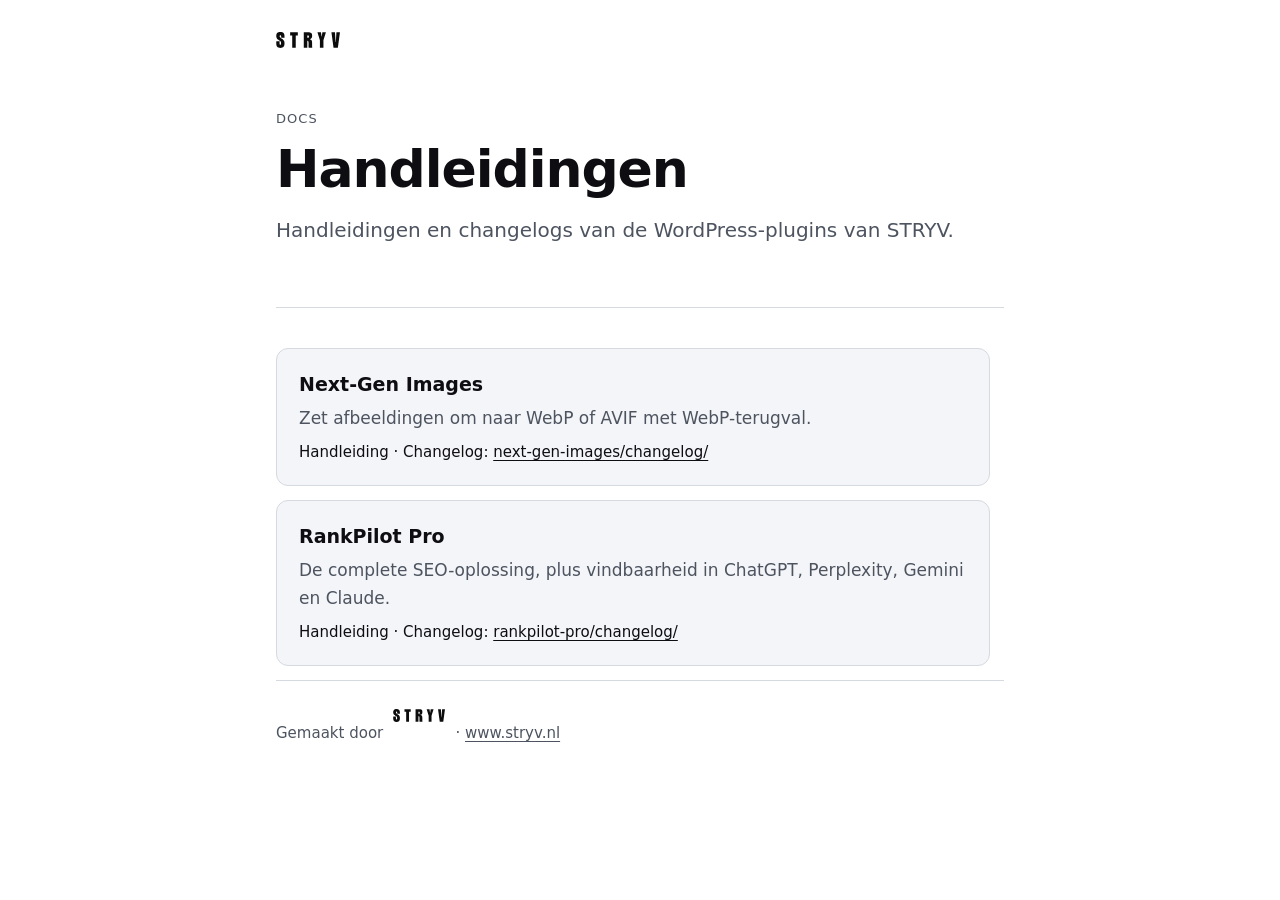
<file: index.html>
<!doctype html>
<html lang="nl">
<head>
<meta charset="utf-8">
<meta name="viewport" content="width=device-width, initial-scale=1">
<title>STRYV docs: handleidingen voor plugins</title>
<meta name="description" content="Handleidingen en changelogs van de WordPress-plugins van STRYV.">
<style>
:root {
  --bg: #ffffff;
  --surface: #f4f5f8;
  --text: #0e0e12;
  --muted: #4d5460;
  --line: #d5d9e0;
  --accent: #0e0e12;
  --accent-text: #ffffff;
  --note-bg: #f4f5f8;
  --warn-bg: #fff6e0;
  --warn-line: #e8c46a;
  --code-bg: #eef0f3;
}
@media (prefers-color-scheme: dark) {
  :root:not([data-theme="light"]) {
    --bg: #111111;
    --surface: #1b1b1a;
    --text: #f2f2f0;
    --muted: #a3a39e;
    --line: #2e2e2c;
    --accent: #f2f2f0;
    --accent-text: #111111;
    --note-bg: #1b1b1a;
    --warn-bg: #2a2310;
    --warn-line: #7a6320;
    --code-bg: #1f1f1d;
  }
  :root:not([data-theme="light"]) .logo { filter: invert(1); }
}
* { box-sizing: border-box; }
html { scroll-behavior: smooth; scroll-padding-top: 24px; }
body {
  margin: 0;
  background: var(--bg);
  color: var(--text);
  font: 17px/1.65 system-ui, -apple-system, "Segoe UI", Roboto, "Helvetica Neue", Arial, sans-serif;
  -webkit-font-smoothing: antialiased;
}
a { color: inherit; text-decoration-thickness: 1px; text-underline-offset: 3px; }
a:hover { text-decoration-thickness: 2px; }

.layout { max-width: 1120px; margin: 0 auto; padding: 0 16px; display: grid; grid-template-columns: 240px minmax(0, 1fr); gap: 56px; }
@media (max-width: 860px) { .layout { grid-template-columns: 1fr; gap: 0; } }

nav.toc { position: sticky; top: 0; align-self: start; padding: 32px 0; max-height: 100vh; overflow-y: auto; }
nav.toc .logo { height: 16px; width: auto; display: block; margin-bottom: 28px; }
nav.toc ol { list-style: none; margin: 0; padding: 0; font-size: 15px; }
nav.toc li { margin: 0; }
nav.toc a { display: block; padding: 5px 0; color: var(--muted); text-decoration: none; }
nav.toc a:hover { color: var(--text); }
@media (max-width: 860px) {
  nav.toc { position: static; padding: 24px 0 8px; max-height: none; }
  nav.toc ol { columns: 2; column-gap: 24px; }
}

main { padding: 32px 0 80px; min-width: 0; }
header.hero { padding: 24px 0 36px; border-bottom: 1px solid var(--line); margin-bottom: 40px; }
.eyebrow { font-size: 13px; letter-spacing: .08em; text-transform: uppercase; color: var(--muted); margin: 0 0 12px; }
h1 { font-size: clamp(34px, 6vw, 52px); line-height: 1.08; letter-spacing: -0.02em; margin: 0 0 16px; }
.lead { font-size: 20px; color: var(--muted); margin: 0 0 24px; max-width: 38em; }
.buttons { display: flex; gap: 12px; flex-wrap: wrap; }
.btn { display: inline-block; padding: 11px 20px; border-radius: 8px; border: 1px solid var(--accent); text-decoration: none; font-weight: 600; font-size: 16px; }
.btn.primary { background: #c6ff3d; color: #0e0e12; }
.btn.primary:hover { opacity: .88; }
.btn.ghost:hover { background: var(--surface); }

section { margin: 0 0 56px; }
h2 { font-size: 28px; line-height: 1.2; letter-spacing: -0.01em; margin: 0 0 16px; }
h3 { font-size: 19px; margin: 28px 0 8px; }
p { margin: 0 0 16px; max-width: 42em; }
ul, ol.steps { margin: 0 0 16px; padding-left: 1.3em; max-width: 42em; }
li { margin: 0 0 6px; }
code { font: 0.9em ui-monospace, SFMono-Regular, Menlo, Consolas, monospace; background: var(--code-bg); padding: 2px 6px; border-radius: 5px; }
pre { background: var(--code-bg); padding: 16px 18px; border-radius: 10px; overflow-x: auto; margin: 0 0 16px; font-size: 15px; line-height: 1.5; }
pre code { background: none; padding: 0; }

.callout { background: var(--note-bg); border: 1px solid var(--line); border-radius: 10px; padding: 14px 18px; margin: 0 0 20px; max-width: 42em; }
.callout.warn { background: var(--warn-bg); border-color: var(--warn-line); }
.callout p:last-child { margin-bottom: 0; }
.callout strong:first-child { display: block; margin-bottom: 2px; }

.table-wrap { overflow-x: auto; margin: 0 0 20px; }
table { border-collapse: collapse; width: 100%; min-width: 520px; font-size: 16px; }
th, td { text-align: left; padding: 10px 14px 10px 0; border-bottom: 1px solid var(--line); vertical-align: top; }
th { font-size: 13px; letter-spacing: .06em; text-transform: uppercase; color: var(--muted); font-weight: 600; }


details { border-bottom: 1px solid var(--line); padding: 14px 0; max-width: 42em; }
details summary { cursor: pointer; font-weight: 600; list-style: none; }
details summary::-webkit-details-marker { display: none; }
details summary::after { content: "+"; float: right; color: var(--muted); font-weight: 400; }
details[open] summary::after { content: "−"; }
details p { margin: 10px 0 0; }

footer.site { border-top: 1px solid var(--line); padding: 28px 0 0; color: var(--muted); font-size: 15px; display: flex; gap: 10px; align-items: center; flex-wrap: wrap; }
footer.site .logo { height: 13px; width: auto; }

.wrap { max-width: 760px; margin: 0 auto; padding: 32px 16px 80px; }
.wrap .logo { height: 16px; width: auto; display: block; margin-bottom: 36px; }
.date { color: var(--muted); font-size: 15px; margin: -8px 0 12px; }
.tag { font-size: 12px; letter-spacing: .06em; text-transform: uppercase; background: var(--accent); color: var(--accent-text); border-radius: 999px; padding: 3px 10px; vertical-align: middle; margin-left: 8px; font-weight: 600; }
.back { display: inline-block; margin: 0 0 20px; color: var(--muted); text-decoration: none; font-size: 15px; }

.plug { display:block; border:1px solid var(--line); border-radius:12px; padding:20px 22px; margin:0 0 14px; text-decoration:none; background:var(--surface); max-width:42em; }
.plug:hover { border-color: var(--accent); }
.plug strong { font-size:19px; display:block; margin-bottom:4px; }
.plug span { color: var(--muted); }
.links { margin-top:8px; font-size:15px; }
</style>
</head>
<body>
<div class="wrap">
  <a href="https://www.stryv.nl" aria-label="STRYV"><img class="logo" src="assets/stryv-logo.svg" alt="STRYV"></a>
  <header class="hero">
    <p class="eyebrow">Docs</p>
    <h1>Handleidingen</h1>
    <p class="lead">Handleidingen en changelogs van de WordPress-plugins van STRYV.</p>
  </header>
  <a class="plug" href="next-gen-images/">
    <strong>Next-Gen Images</strong>
    <span>Zet afbeeldingen om naar WebP of AVIF met WebP-terugval.</span>
    <div class="links">Handleiding &middot; <span style="color:inherit">Changelog: <u>next-gen-images/changelog/</u></span></div>
  </a>
  <a class="plug" href="rankpilot-pro/">
    <strong>RankPilot Pro</strong>
    <span>De complete SEO-oplossing, plus vindbaarheid in ChatGPT, Perplexity, Gemini en Claude.</span>
    <div class="links">Handleiding &middot; <span style="color:inherit">Changelog: <u>rankpilot-pro/changelog/</u></span></div>
  </a>
  <footer class="site">
    <span>Gemaakt door</span>
    <a href="https://www.stryv.nl" aria-label="STRYV"><img class="logo" src="assets/stryv-logo.svg" alt="STRYV"></a>
    <span>&middot; <a href="https://www.stryv.nl">www.stryv.nl</a></span>
  </footer>
</div>
</body>
</html>
</file>
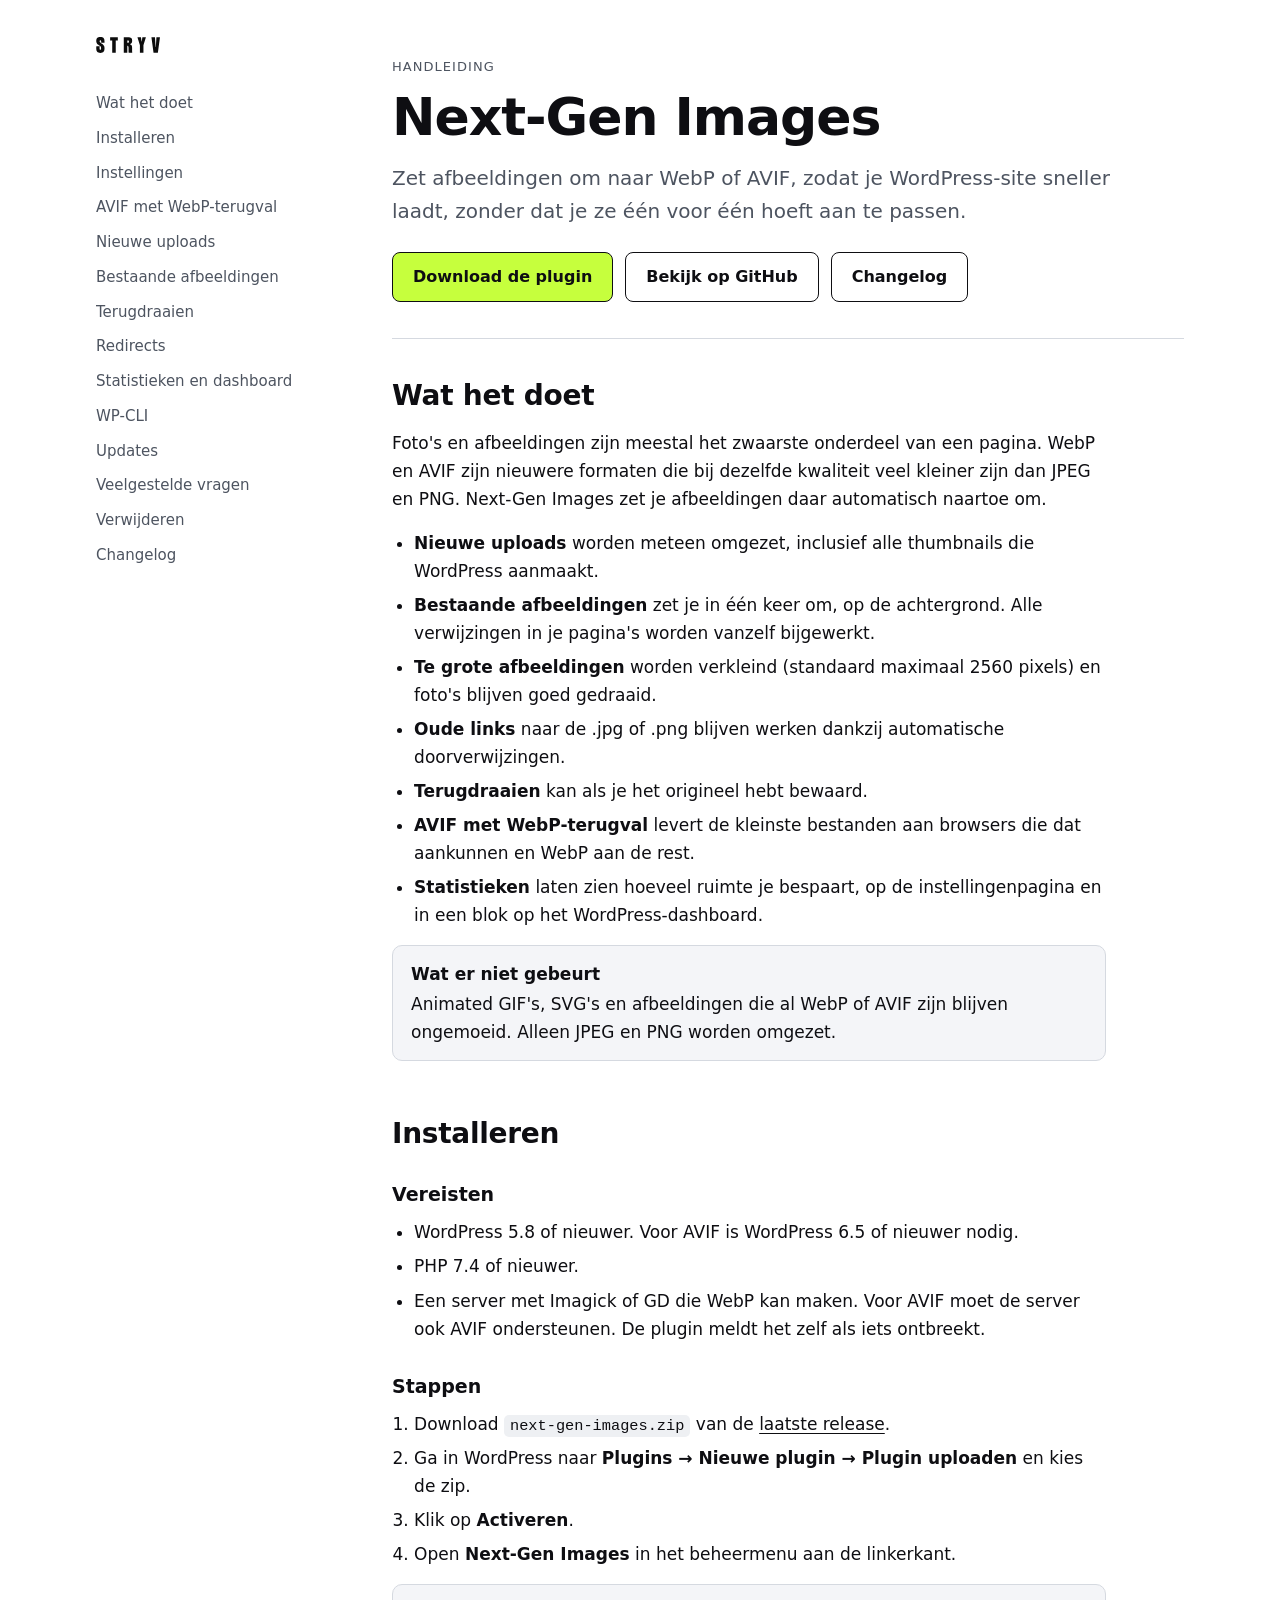
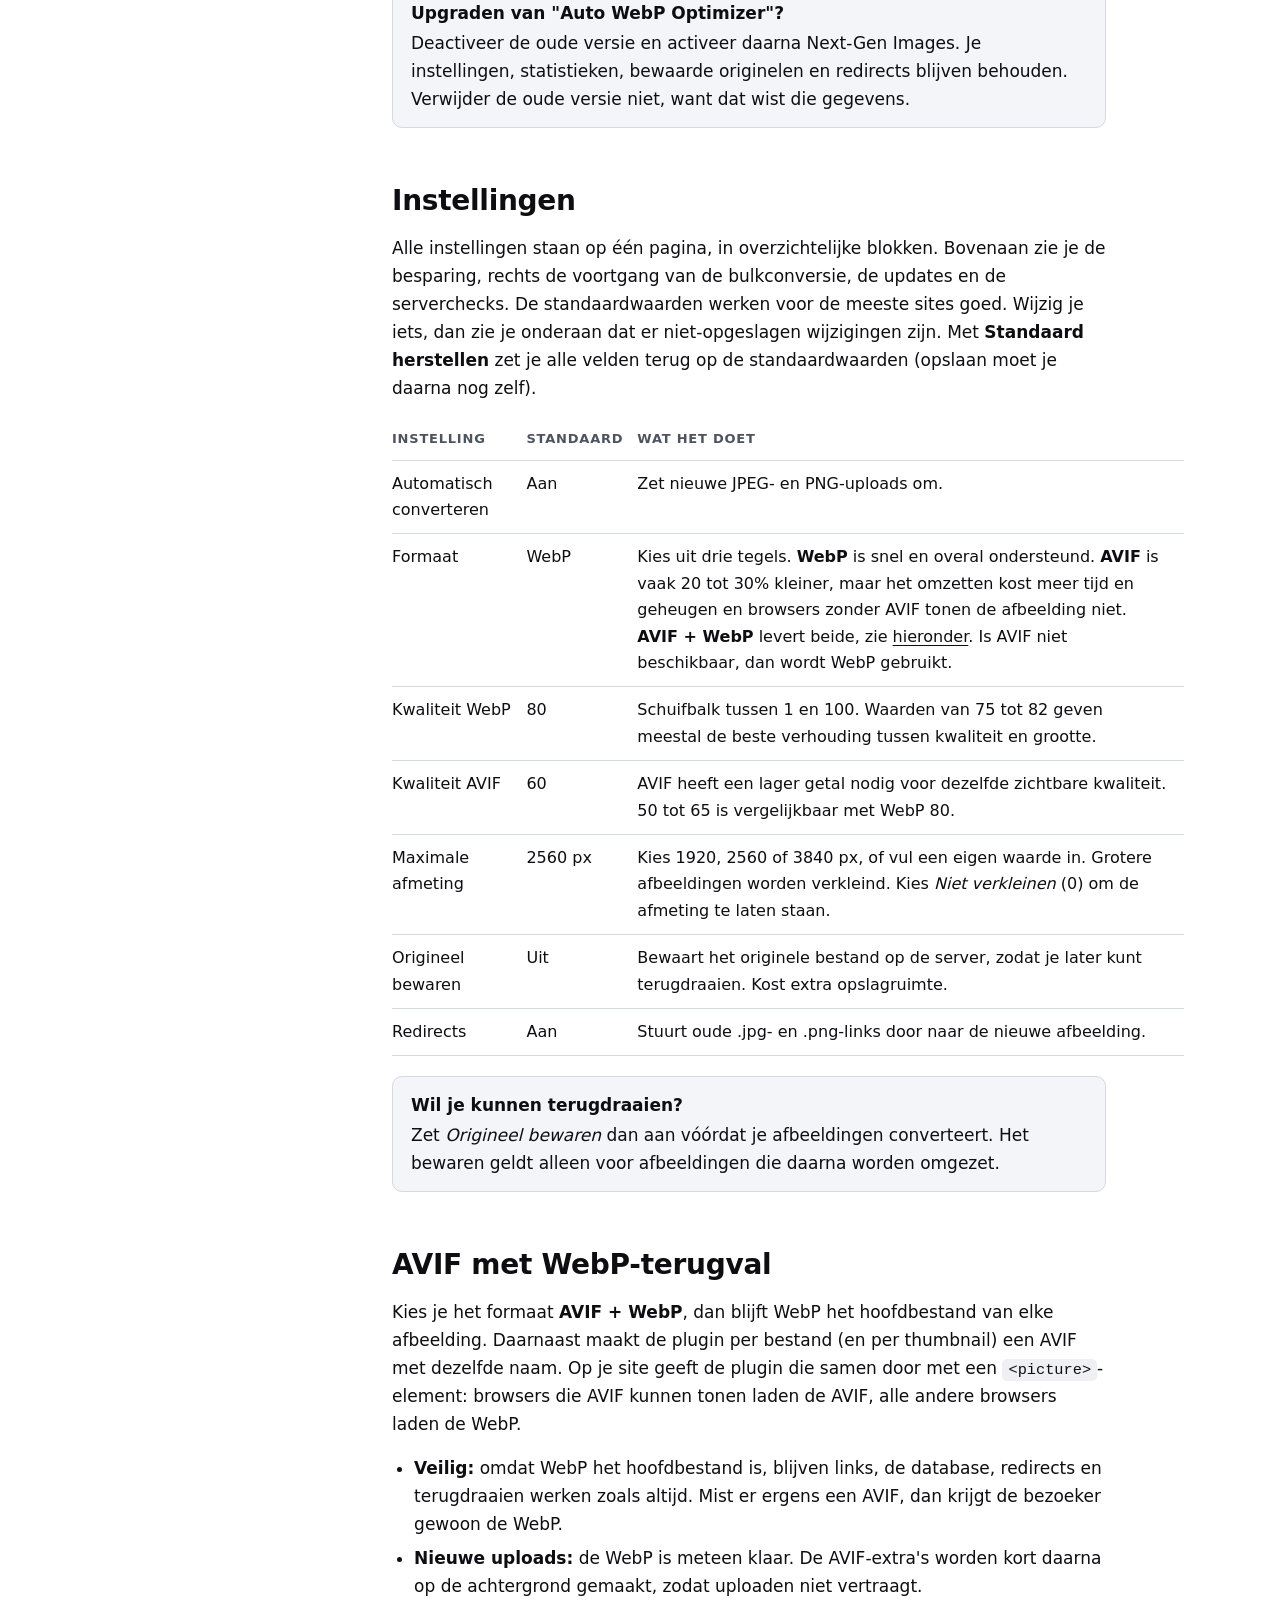
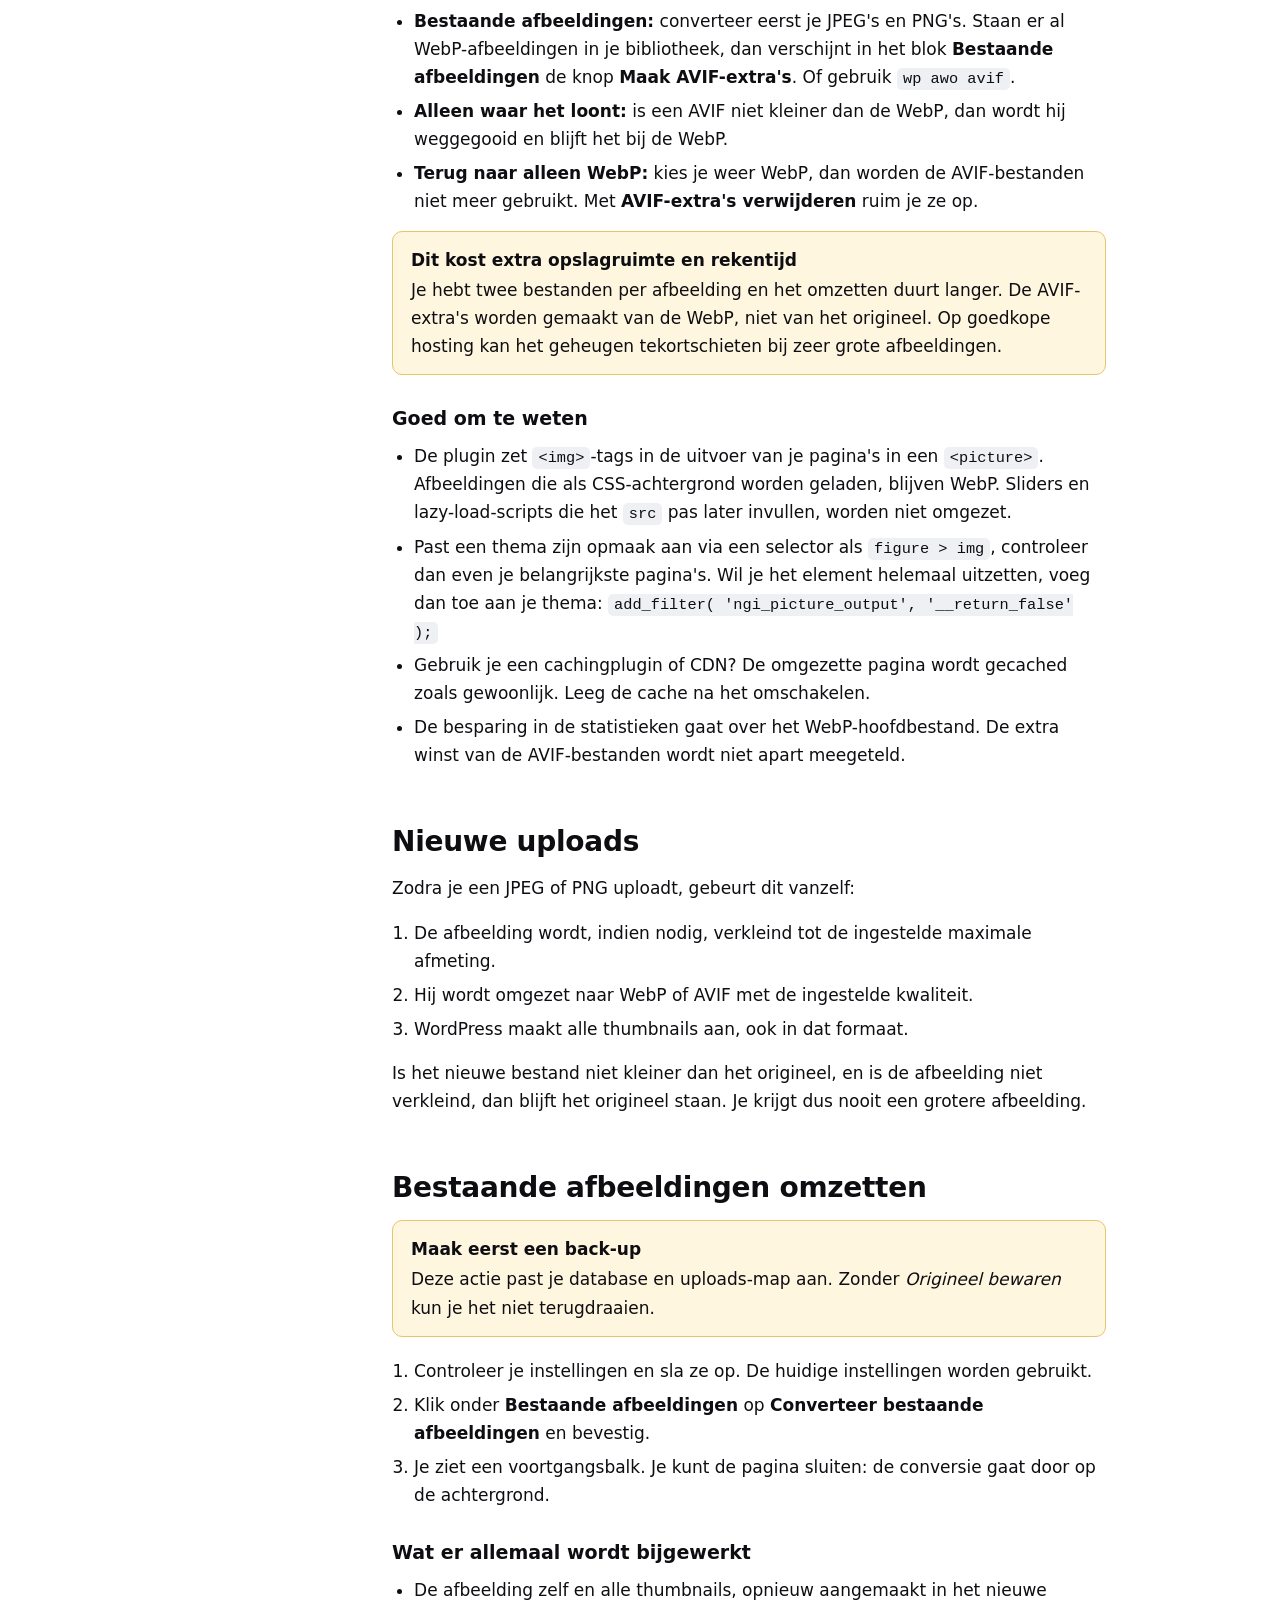
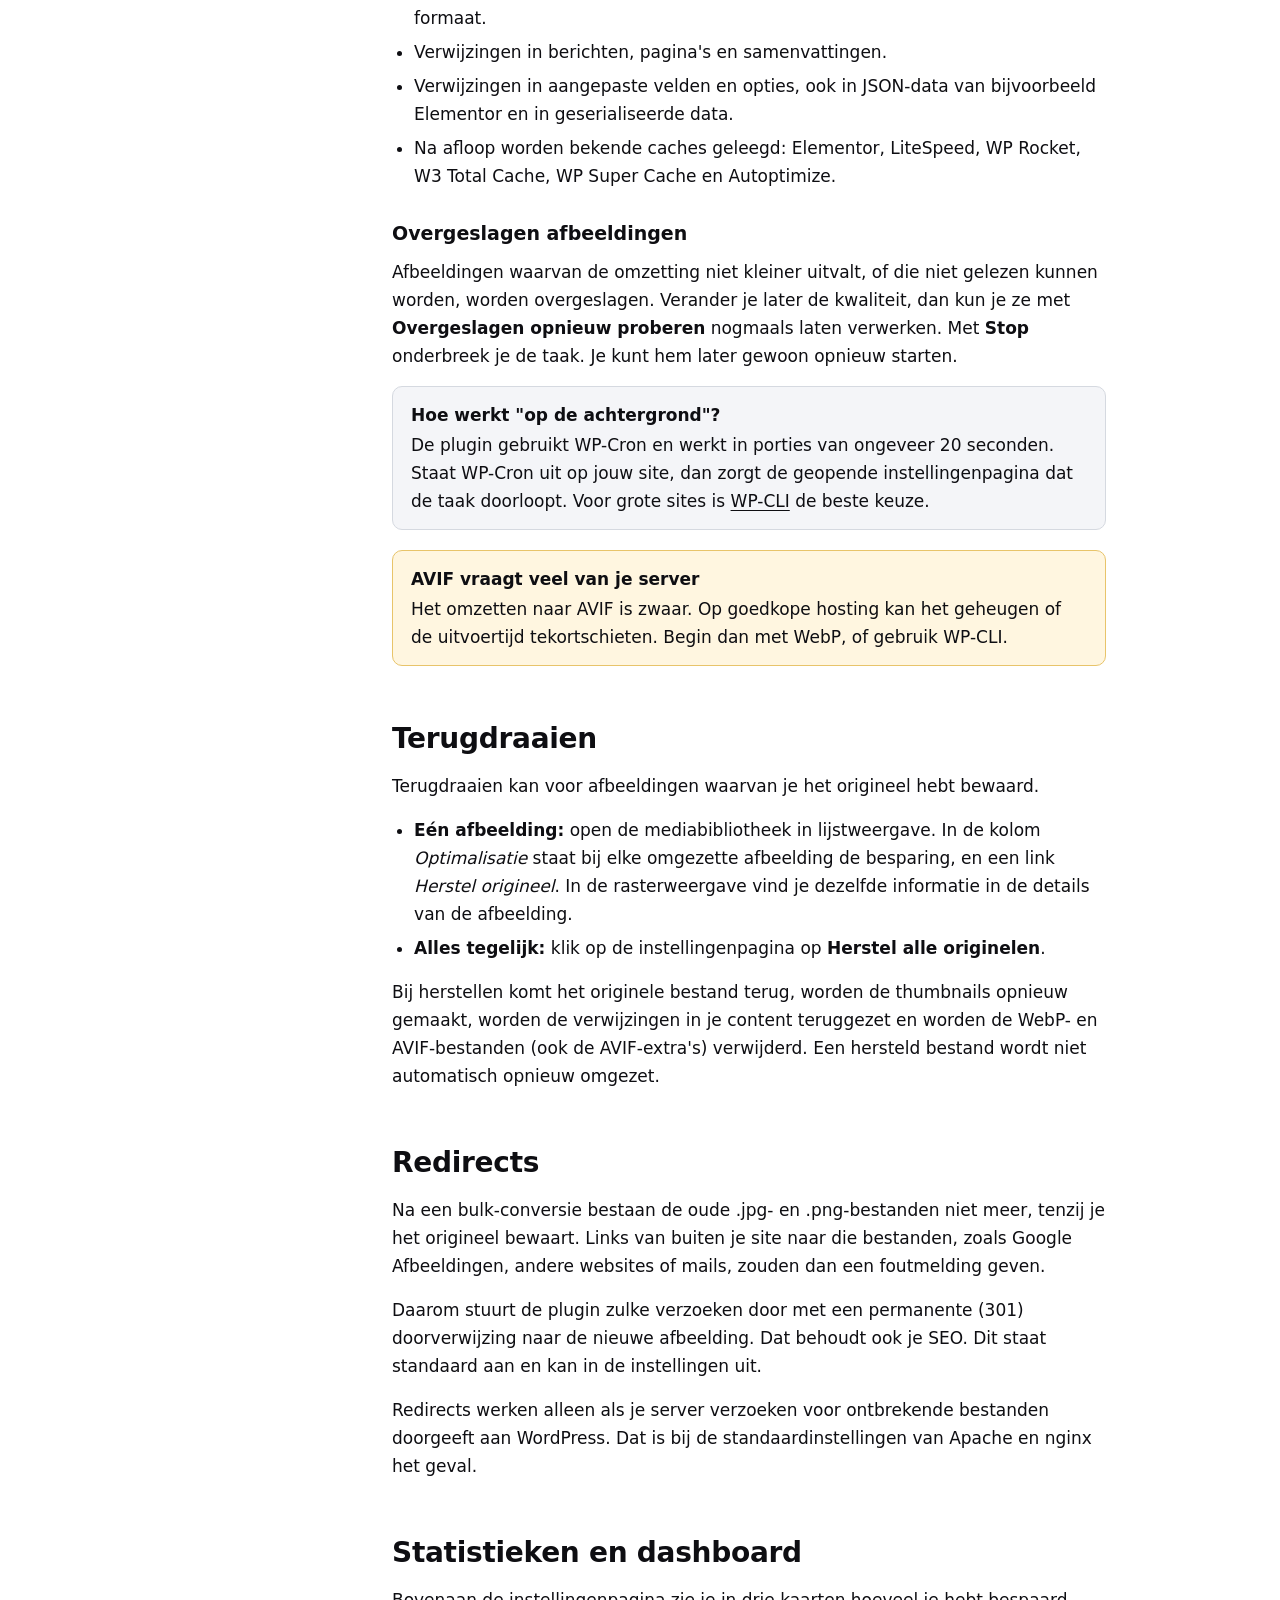
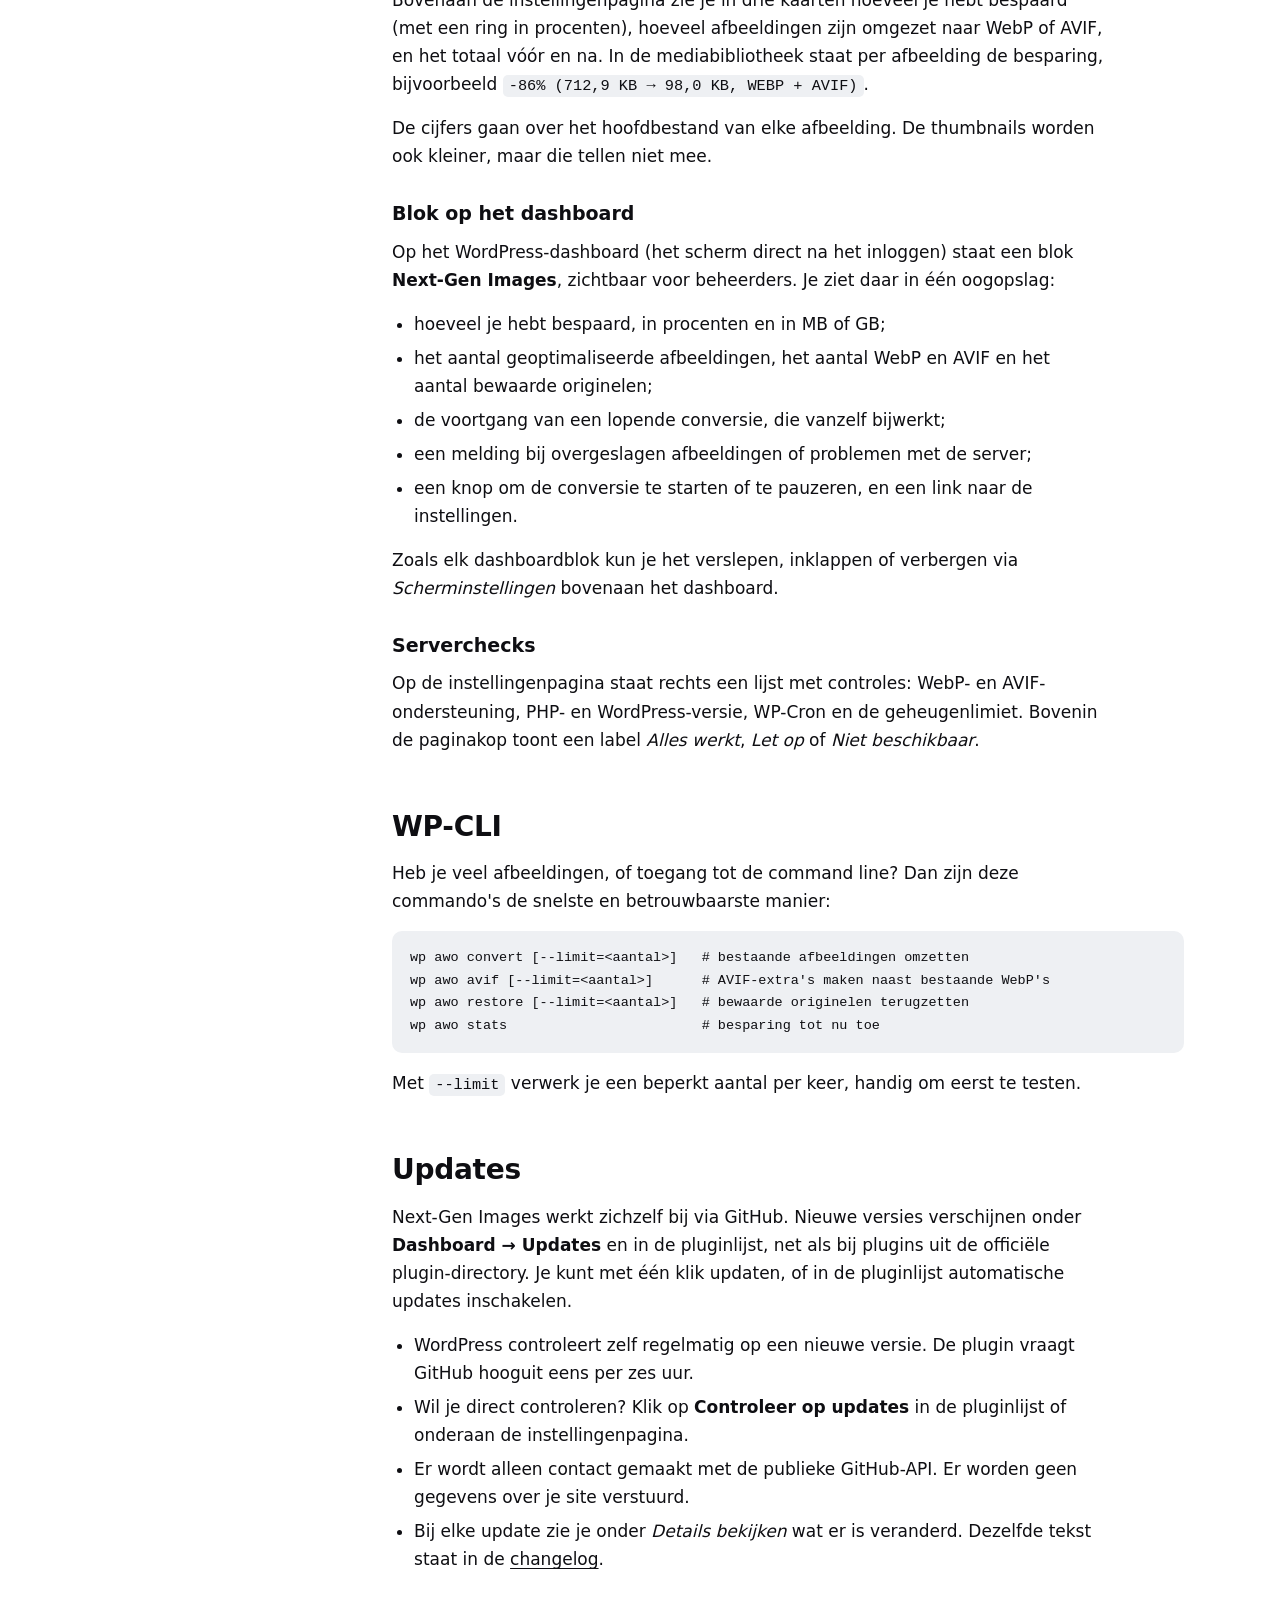
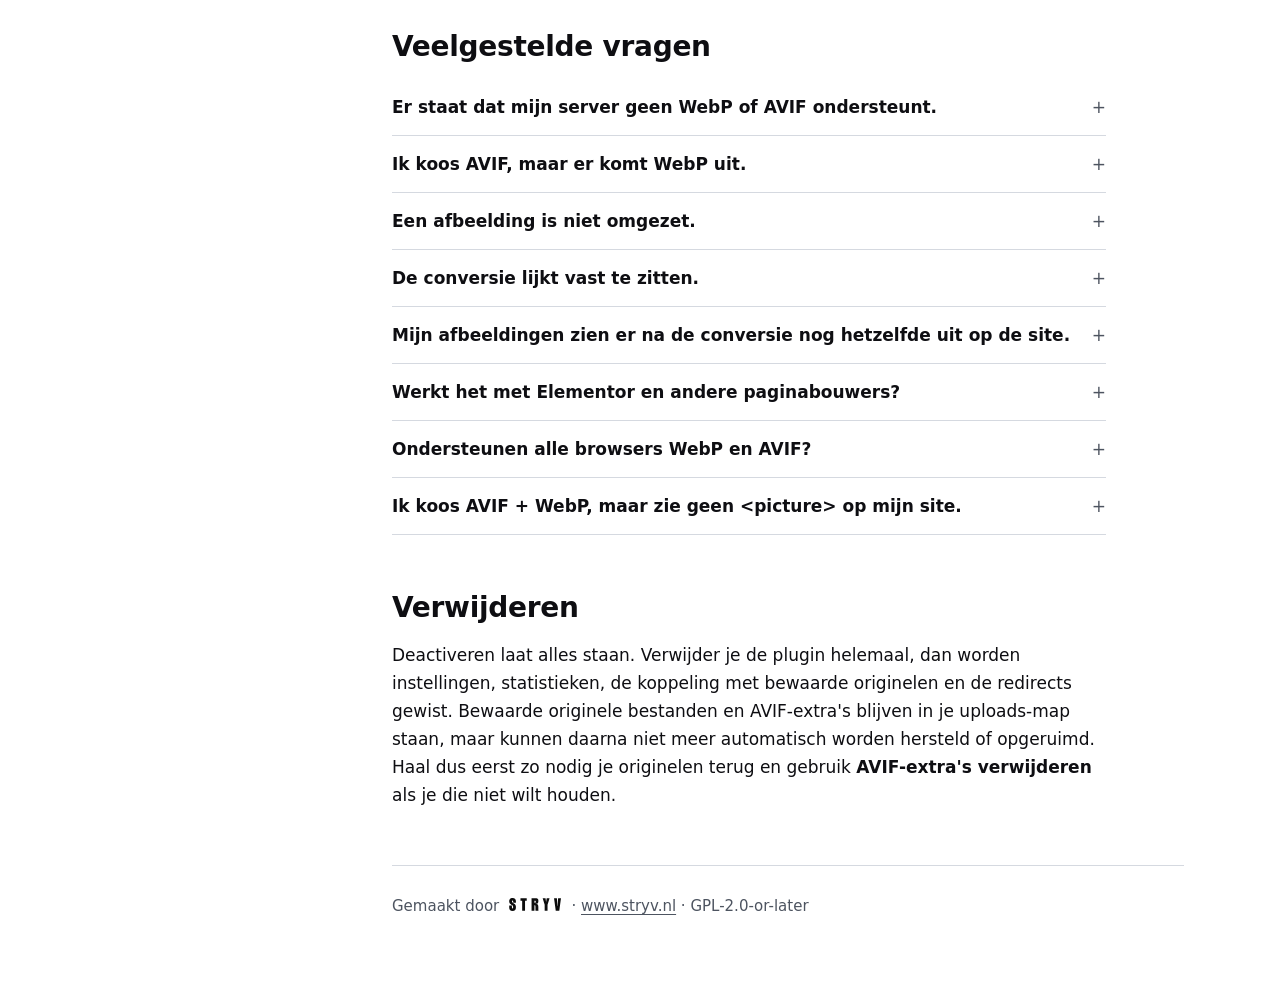
<file: next-gen-images/index.html>
<!doctype html>
<html lang="nl">
<head>
<meta charset="utf-8">
<meta name="viewport" content="width=device-width, initial-scale=1">
<title>Next-Gen Images: handleiding</title>
<meta name="description" content="Handleiding voor Next-Gen Images, de WordPress-plugin van STRYV die afbeeldingen omzet naar WebP en AVIF.">
<style>
:root {
  --bg: #ffffff;
  --surface: #f4f5f8;
  --text: #0e0e12;
  --muted: #4d5460;
  --line: #d5d9e0;
  --accent: #0e0e12;
  --accent-text: #ffffff;
  --note-bg: #f4f5f8;
  --warn-bg: #fff6e0;
  --warn-line: #e8c46a;
  --code-bg: #eef0f3;
}
@media (prefers-color-scheme: dark) {
  :root:not([data-theme="light"]) {
    --bg: #111111;
    --surface: #1b1b1a;
    --text: #f2f2f0;
    --muted: #a3a39e;
    --line: #2e2e2c;
    --accent: #f2f2f0;
    --accent-text: #111111;
    --note-bg: #1b1b1a;
    --warn-bg: #2a2310;
    --warn-line: #7a6320;
    --code-bg: #1f1f1d;
  }
  :root:not([data-theme="light"]) .logo { filter: invert(1); }
}
* { box-sizing: border-box; }
html { scroll-behavior: smooth; scroll-padding-top: 24px; }
body {
  margin: 0;
  background: var(--bg);
  color: var(--text);
  font: 17px/1.65 system-ui, -apple-system, "Segoe UI", Roboto, "Helvetica Neue", Arial, sans-serif;
  -webkit-font-smoothing: antialiased;
}
a { color: inherit; text-decoration-thickness: 1px; text-underline-offset: 3px; }
a:hover { text-decoration-thickness: 2px; }

.layout { max-width: 1120px; margin: 0 auto; padding: 0 16px; display: grid; grid-template-columns: 240px minmax(0, 1fr); gap: 56px; }
@media (max-width: 860px) { .layout { grid-template-columns: 1fr; gap: 0; } }

nav.toc { position: sticky; top: 0; align-self: start; padding: 32px 0; max-height: 100vh; overflow-y: auto; }
nav.toc .logo { height: 16px; width: auto; display: block; margin-bottom: 28px; }
nav.toc ol { list-style: none; margin: 0; padding: 0; font-size: 15px; }
nav.toc li { margin: 0; }
nav.toc a { display: block; padding: 5px 0; color: var(--muted); text-decoration: none; }
nav.toc a:hover { color: var(--text); }
@media (max-width: 860px) {
  nav.toc { position: static; padding: 24px 0 8px; max-height: none; }
  nav.toc ol { columns: 2; column-gap: 24px; }
}

main { padding: 32px 0 80px; min-width: 0; }
header.hero { padding: 24px 0 36px; border-bottom: 1px solid var(--line); margin-bottom: 40px; }
.eyebrow { font-size: 13px; letter-spacing: .08em; text-transform: uppercase; color: var(--muted); margin: 0 0 12px; }
h1 { font-size: clamp(34px, 6vw, 52px); line-height: 1.08; letter-spacing: -0.02em; margin: 0 0 16px; }
.lead { font-size: 20px; color: var(--muted); margin: 0 0 24px; max-width: 38em; }
.buttons { display: flex; gap: 12px; flex-wrap: wrap; }
.btn { display: inline-block; padding: 11px 20px; border-radius: 8px; border: 1px solid var(--accent); text-decoration: none; font-weight: 600; font-size: 16px; }
.btn.primary { background: #c6ff3d; color: #0e0e12; }
.btn.primary:hover { opacity: .88; }
.btn.ghost:hover { background: var(--surface); }

section { margin: 0 0 56px; }
h2 { font-size: 28px; line-height: 1.2; letter-spacing: -0.01em; margin: 0 0 16px; }
h3 { font-size: 19px; margin: 28px 0 8px; }
p { margin: 0 0 16px; max-width: 42em; }
ul, ol.steps { margin: 0 0 16px; padding-left: 1.3em; max-width: 42em; }
li { margin: 0 0 6px; }
code { font: 0.9em ui-monospace, SFMono-Regular, Menlo, Consolas, monospace; background: var(--code-bg); padding: 2px 6px; border-radius: 5px; }
pre { background: var(--code-bg); padding: 16px 18px; border-radius: 10px; overflow-x: auto; margin: 0 0 16px; font-size: 15px; line-height: 1.5; }
pre code { background: none; padding: 0; }

.callout { background: var(--note-bg); border: 1px solid var(--line); border-radius: 10px; padding: 14px 18px; margin: 0 0 20px; max-width: 42em; }
.callout.warn { background: var(--warn-bg); border-color: var(--warn-line); }
.callout p:last-child { margin-bottom: 0; }
.callout strong:first-child { display: block; margin-bottom: 2px; }

.table-wrap { overflow-x: auto; margin: 0 0 20px; }
table { border-collapse: collapse; width: 100%; min-width: 520px; font-size: 16px; }
th, td { text-align: left; padding: 10px 14px 10px 0; border-bottom: 1px solid var(--line); vertical-align: top; }
th { font-size: 13px; letter-spacing: .06em; text-transform: uppercase; color: var(--muted); font-weight: 600; }


details { border-bottom: 1px solid var(--line); padding: 14px 0; max-width: 42em; }
details summary { cursor: pointer; font-weight: 600; list-style: none; }
details summary::-webkit-details-marker { display: none; }
details summary::after { content: "+"; float: right; color: var(--muted); font-weight: 400; }
details[open] summary::after { content: "−"; }
details p { margin: 10px 0 0; }

footer.site { border-top: 1px solid var(--line); padding: 28px 0 0; color: var(--muted); font-size: 15px; display: flex; gap: 10px; align-items: center; flex-wrap: wrap; }
footer.site .logo { height: 13px; width: auto; }
</style>
</head>
<body>
<div class="layout">

  <nav class="toc" aria-label="Inhoud">
    <a href="https://www.stryv.nl" aria-label="STRYV"><img class="logo" src="../assets/stryv-logo.svg" alt="STRYV"></a>
    <ol>
      <li><a href="#wat">Wat het doet</a></li>
      <li><a href="#installeren">Installeren</a></li>
      <li><a href="#instellen">Instellingen</a></li>
      <li><a href="#avif">AVIF met WebP-terugval</a></li>
      <li><a href="#uploads">Nieuwe uploads</a></li>
      <li><a href="#bestaand">Bestaande afbeeldingen</a></li>
      <li><a href="#terugdraaien">Terugdraaien</a></li>
      <li><a href="#redirects">Redirects</a></li>
      <li><a href="#statistieken">Statistieken en dashboard</a></li>
      <li><a href="#wpcli">WP-CLI</a></li>
      <li><a href="#updates">Updates</a></li>
      <li><a href="#problemen">Veelgestelde vragen</a></li>
      <li><a href="#verwijderen">Verwijderen</a></li>
      <li><a href="changelog/">Changelog</a></li>
    </ol>
  </nav>

  <main>
    <header class="hero">
      <p class="eyebrow">Handleiding</p>
      <h1>Next-Gen Images</h1>
      <p class="lead">Zet afbeeldingen om naar WebP of AVIF, zodat je WordPress-site sneller laadt, zonder dat je ze één voor één hoeft aan te passen.</p>
      <div class="buttons">
        <a class="btn primary" href="https://github.com/stryv-nl/wp-next-gen-images/releases/latest">Download de plugin</a>
        <a class="btn ghost" href="https://github.com/stryv-nl/wp-next-gen-images">Bekijk op GitHub</a>
        <a class="btn ghost" href="changelog/">Changelog</a>
      </div>
    </header>

    <section id="wat">
      <h2>Wat het doet</h2>
      <p>Foto's en afbeeldingen zijn meestal het zwaarste onderdeel van een pagina. WebP en AVIF zijn nieuwere formaten die bij dezelfde kwaliteit veel kleiner zijn dan JPEG en PNG. Next-Gen Images zet je afbeeldingen daar automatisch naartoe om.</p>
      <ul>
        <li><strong>Nieuwe uploads</strong> worden meteen omgezet, inclusief alle thumbnails die WordPress aanmaakt.</li>
        <li><strong>Bestaande afbeeldingen</strong> zet je in één keer om, op de achtergrond. Alle verwijzingen in je pagina's worden vanzelf bijgewerkt.</li>
        <li><strong>Te grote afbeeldingen</strong> worden verkleind (standaard maximaal 2560 pixels) en foto's blijven goed gedraaid.</li>
        <li><strong>Oude links</strong> naar de .jpg of .png blijven werken dankzij automatische doorverwijzingen.</li>
        <li><strong>Terugdraaien</strong> kan als je het origineel hebt bewaard.</li>
        <li><strong>AVIF met WebP-terugval</strong> levert de kleinste bestanden aan browsers die dat aankunnen en WebP aan de rest.</li>
        <li><strong>Statistieken</strong> laten zien hoeveel ruimte je bespaart, op de instellingenpagina en in een blok op het WordPress-dashboard.</li>
      </ul>
      <div class="callout">
        <p><strong>Wat er niet gebeurt</strong>
        Animated GIF's, SVG's en afbeeldingen die al WebP of AVIF zijn blijven ongemoeid. Alleen JPEG en PNG worden omgezet.</p>
      </div>
    </section>

    <section id="installeren">
      <h2>Installeren</h2>
      <h3>Vereisten</h3>
      <ul>
        <li>WordPress 5.8 of nieuwer. Voor AVIF is WordPress 6.5 of nieuwer nodig.</li>
        <li>PHP 7.4 of nieuwer.</li>
        <li>Een server met Imagick of GD die WebP kan maken. Voor AVIF moet de server ook AVIF ondersteunen. De plugin meldt het zelf als iets ontbreekt.</li>
      </ul>
      <h3>Stappen</h3>
      <ol class="steps">
        <li>Download <code>next-gen-images.zip</code> van de <a href="https://github.com/stryv-nl/wp-next-gen-images/releases/latest">laatste release</a>.</li>
        <li>Ga in WordPress naar <strong>Plugins → Nieuwe plugin → Plugin uploaden</strong> en kies de zip.</li>
        <li>Klik op <strong>Activeren</strong>.</li>
        <li>Open <strong>Next-Gen Images</strong> in het beheermenu aan de linkerkant.</li>
      </ol>
      <div class="callout">
        <p><strong>Upgraden van "Auto WebP Optimizer"?</strong>
        Deactiveer de oude versie en activeer daarna Next-Gen Images. Je instellingen, statistieken, bewaarde originelen en redirects blijven behouden. Verwijder de oude versie niet, want dat wist die gegevens.</p>
      </div>
    </section>

    <section id="instellen">
      <h2>Instellingen</h2>
      <p>Alle instellingen staan op één pagina, in overzichtelijke blokken. Bovenaan zie je de besparing, rechts de voortgang van de bulkconversie, de updates en de serverchecks. De standaardwaarden werken voor de meeste sites goed. Wijzig je iets, dan zie je onderaan dat er niet-opgeslagen wijzigingen zijn. Met <strong>Standaard herstellen</strong> zet je alle velden terug op de standaardwaarden (opslaan moet je daarna nog zelf).</p>
      <div class="table-wrap">
        <table>
          <thead><tr><th>Instelling</th><th>Standaard</th><th>Wat het doet</th></tr></thead>
          <tbody>
            <tr><td>Automatisch converteren</td><td>Aan</td><td>Zet nieuwe JPEG- en PNG-uploads om.</td></tr>
            <tr><td>Formaat</td><td>WebP</td><td>Kies uit drie tegels. <strong>WebP</strong> is snel en overal ondersteund. <strong>AVIF</strong> is vaak 20 tot 30% kleiner, maar het omzetten kost meer tijd en geheugen en browsers zonder AVIF tonen de afbeelding niet. <strong>AVIF + WebP</strong> levert beide, zie <a href="#avif">hieronder</a>. Is AVIF niet beschikbaar, dan wordt WebP gebruikt.</td></tr>
            <tr><td>Kwaliteit WebP</td><td>80</td><td>Schuifbalk tussen 1 en 100. Waarden van 75 tot 82 geven meestal de beste verhouding tussen kwaliteit en grootte.</td></tr>
            <tr><td>Kwaliteit AVIF</td><td>60</td><td>AVIF heeft een lager getal nodig voor dezelfde zichtbare kwaliteit. 50 tot 65 is vergelijkbaar met WebP 80.</td></tr>
            <tr><td>Maximale afmeting</td><td>2560 px</td><td>Kies 1920, 2560 of 3840 px, of vul een eigen waarde in. Grotere afbeeldingen worden verkleind. Kies <em>Niet verkleinen</em> (0) om de afmeting te laten staan.</td></tr>
            <tr><td>Origineel bewaren</td><td>Uit</td><td>Bewaart het originele bestand op de server, zodat je later kunt terugdraaien. Kost extra opslagruimte.</td></tr>
            <tr><td>Redirects</td><td>Aan</td><td>Stuurt oude .jpg- en .png-links door naar de nieuwe afbeelding.</td></tr>
          </tbody>
        </table>
      </div>
      <div class="callout">
        <p><strong>Wil je kunnen terugdraaien?</strong>
        Zet <em>Origineel bewaren</em> dan aan vóórdat je afbeeldingen converteert. Het bewaren geldt alleen voor afbeeldingen die daarna worden omgezet.</p>
      </div>
    </section>

    <section id="avif">
      <h2>AVIF met WebP-terugval</h2>
      <p>Kies je het formaat <strong>AVIF + WebP</strong>, dan blijft WebP het hoofdbestand van elke afbeelding. Daarnaast maakt de plugin per bestand (en per thumbnail) een AVIF met dezelfde naam. Op je site geeft de plugin die samen door met een <code>&lt;picture&gt;</code>-element: browsers die AVIF kunnen tonen laden de AVIF, alle andere browsers laden de WebP.</p>
      <ul>
        <li><strong>Veilig:</strong> omdat WebP het hoofdbestand is, blijven links, de database, redirects en terugdraaien werken zoals altijd. Mist er ergens een AVIF, dan krijgt de bezoeker gewoon de WebP.</li>
        <li><strong>Nieuwe uploads:</strong> de WebP is meteen klaar. De AVIF-extra's worden kort daarna op de achtergrond gemaakt, zodat uploaden niet vertraagt.</li>
        <li><strong>Bestaande afbeeldingen:</strong> converteer eerst je JPEG's en PNG's. Staan er al WebP-afbeeldingen in je bibliotheek, dan verschijnt in het blok <strong>Bestaande afbeeldingen</strong> de knop <strong>Maak AVIF-extra's</strong>. Of gebruik <code>wp awo avif</code>.</li>
        <li><strong>Alleen waar het loont:</strong> is een AVIF niet kleiner dan de WebP, dan wordt hij weggegooid en blijft het bij de WebP.</li>
        <li><strong>Terug naar alleen WebP:</strong> kies je weer WebP, dan worden de AVIF-bestanden niet meer gebruikt. Met <strong>AVIF-extra's verwijderen</strong> ruim je ze op.</li>
      </ul>
      <div class="callout warn">
        <p><strong>Dit kost extra opslagruimte en rekentijd</strong>
        Je hebt twee bestanden per afbeelding en het omzetten duurt langer. De AVIF-extra's worden gemaakt van de WebP, niet van het origineel. Op goedkope hosting kan het geheugen tekortschieten bij zeer grote afbeeldingen.</p>
      </div>
      <h3>Goed om te weten</h3>
      <ul>
        <li>De plugin zet <code>&lt;img&gt;</code>-tags in de uitvoer van je pagina's in een <code>&lt;picture&gt;</code>. Afbeeldingen die als CSS-achtergrond worden geladen, blijven WebP. Sliders en lazy-load-scripts die het <code>src</code> pas later invullen, worden niet omgezet.</li>
        <li>Past een thema zijn opmaak aan via een selector als <code>figure &gt; img</code>, controleer dan even je belangrijkste pagina's. Wil je het element helemaal uitzetten, voeg dan toe aan je thema: <code>add_filter( 'ngi_picture_output', '__return_false' );</code></li>
        <li>Gebruik je een cachingplugin of CDN? De omgezette pagina wordt gecached zoals gewoonlijk. Leeg de cache na het omschakelen.</li>
        <li>De besparing in de statistieken gaat over het WebP-hoofdbestand. De extra winst van de AVIF-bestanden wordt niet apart meegeteld.</li>
      </ul>
    </section>

    <section id="uploads">
      <h2>Nieuwe uploads</h2>
      <p>Zodra je een JPEG of PNG uploadt, gebeurt dit vanzelf:</p>
      <ol class="steps">
        <li>De afbeelding wordt, indien nodig, verkleind tot de ingestelde maximale afmeting.</li>
        <li>Hij wordt omgezet naar WebP of AVIF met de ingestelde kwaliteit.</li>
        <li>WordPress maakt alle thumbnails aan, ook in dat formaat.</li>
      </ol>
      <p>Is het nieuwe bestand niet kleiner dan het origineel, en is de afbeelding niet verkleind, dan blijft het origineel staan. Je krijgt dus nooit een grotere afbeelding.</p>
    </section>

    <section id="bestaand">
      <h2>Bestaande afbeeldingen omzetten</h2>
      <div class="callout warn">
        <p><strong>Maak eerst een back-up</strong>
        Deze actie past je database en uploads-map aan. Zonder <em>Origineel bewaren</em> kun je het niet terugdraaien.</p>
      </div>
      <ol class="steps">
        <li>Controleer je instellingen en sla ze op. De huidige instellingen worden gebruikt.</li>
        <li>Klik onder <strong>Bestaande afbeeldingen</strong> op <strong>Converteer bestaande afbeeldingen</strong> en bevestig.</li>
        <li>Je ziet een voortgangsbalk. Je kunt de pagina sluiten: de conversie gaat door op de achtergrond.</li>
      </ol>
      <h3>Wat er allemaal wordt bijgewerkt</h3>
      <ul>
        <li>De afbeelding zelf en alle thumbnails, opnieuw aangemaakt in het nieuwe formaat.</li>
        <li>Verwijzingen in berichten, pagina's en samenvattingen.</li>
        <li>Verwijzingen in aangepaste velden en opties, ook in JSON-data van bijvoorbeeld Elementor en in geserialiseerde data.</li>
        <li>Na afloop worden bekende caches geleegd: Elementor, LiteSpeed, WP Rocket, W3 Total Cache, WP Super Cache en Autoptimize.</li>
      </ul>
      <h3>Overgeslagen afbeeldingen</h3>
      <p>Afbeeldingen waarvan de omzetting niet kleiner uitvalt, of die niet gelezen kunnen worden, worden overgeslagen. Verander je later de kwaliteit, dan kun je ze met <strong>Overgeslagen opnieuw proberen</strong> nogmaals laten verwerken. Met <strong>Stop</strong> onderbreek je de taak. Je kunt hem later gewoon opnieuw starten.</p>
      <div class="callout">
        <p><strong>Hoe werkt "op de achtergrond"?</strong>
        De plugin gebruikt WP-Cron en werkt in porties van ongeveer 20 seconden. Staat WP-Cron uit op jouw site, dan zorgt de geopende instellingenpagina dat de taak doorloopt. Voor grote sites is <a href="#wpcli">WP-CLI</a> de beste keuze.</p>
      </div>
      <div class="callout warn">
        <p><strong>AVIF vraagt veel van je server</strong>
        Het omzetten naar AVIF is zwaar. Op goedkope hosting kan het geheugen of de uitvoertijd tekortschieten. Begin dan met WebP, of gebruik WP-CLI.</p>
      </div>
    </section>

    <section id="terugdraaien">
      <h2>Terugdraaien</h2>
      <p>Terugdraaien kan voor afbeeldingen waarvan je het origineel hebt bewaard.</p>
      <ul>
        <li><strong>Eén afbeelding:</strong> open de mediabibliotheek in lijstweergave. In de kolom <em>Optimalisatie</em> staat bij elke omgezette afbeelding de besparing, en een link <em>Herstel origineel</em>. In de rasterweergave vind je dezelfde informatie in de details van de afbeelding.</li>
        <li><strong>Alles tegelijk:</strong> klik op de instellingenpagina op <strong>Herstel alle originelen</strong>.</li>
      </ul>
      <p>Bij herstellen komt het originele bestand terug, worden de thumbnails opnieuw gemaakt, worden de verwijzingen in je content teruggezet en worden de WebP- en AVIF-bestanden (ook de AVIF-extra's) verwijderd. Een hersteld bestand wordt niet automatisch opnieuw omgezet.</p>
    </section>

    <section id="redirects">
      <h2>Redirects</h2>
      <p>Na een bulk-conversie bestaan de oude .jpg- en .png-bestanden niet meer, tenzij je het origineel bewaart. Links van buiten je site naar die bestanden, zoals Google Afbeeldingen, andere websites of mails, zouden dan een foutmelding geven.</p>
      <p>Daarom stuurt de plugin zulke verzoeken door met een permanente (301) doorverwijzing naar de nieuwe afbeelding. Dat behoudt ook je SEO. Dit staat standaard aan en kan in de instellingen uit.</p>
      <p>Redirects werken alleen als je server verzoeken voor ontbrekende bestanden doorgeeft aan WordPress. Dat is bij de standaardinstellingen van Apache en nginx het geval.</p>
    </section>

    <section id="statistieken">
      <h2>Statistieken en dashboard</h2>
      <p>Bovenaan de instellingenpagina zie je in drie kaarten hoeveel je hebt bespaard (met een ring in procenten), hoeveel afbeeldingen zijn omgezet naar WebP of AVIF, en het totaal vóór en na. In de mediabibliotheek staat per afbeelding de besparing, bijvoorbeeld <code>-86% (712,9 KB → 98,0 KB, WEBP + AVIF)</code>.</p>
      <p>De cijfers gaan over het hoofdbestand van elke afbeelding. De thumbnails worden ook kleiner, maar die tellen niet mee.</p>
      <h3>Blok op het dashboard</h3>
      <p>Op het WordPress-dashboard (het scherm direct na het inloggen) staat een blok <strong>Next-Gen Images</strong>, zichtbaar voor beheerders. Je ziet daar in één oogopslag:</p>
      <ul>
        <li>hoeveel je hebt bespaard, in procenten en in MB of GB;</li>
        <li>het aantal geoptimaliseerde afbeeldingen, het aantal WebP en AVIF en het aantal bewaarde originelen;</li>
        <li>de voortgang van een lopende conversie, die vanzelf bijwerkt;</li>
        <li>een melding bij overgeslagen afbeeldingen of problemen met de server;</li>
        <li>een knop om de conversie te starten of te pauzeren, en een link naar de instellingen.</li>
      </ul>
      <p>Zoals elk dashboardblok kun je het verslepen, inklappen of verbergen via <em>Scherminstellingen</em> bovenaan het dashboard.</p>
      <h3>Serverchecks</h3>
      <p>Op de instellingenpagina staat rechts een lijst met controles: WebP- en AVIF-ondersteuning, PHP- en WordPress-versie, WP-Cron en de geheugenlimiet. Bovenin de paginakop toont een label <em>Alles werkt</em>, <em>Let op</em> of <em>Niet beschikbaar</em>.</p>
    </section>

    <section id="wpcli">
      <h2>WP-CLI</h2>
      <p>Heb je veel afbeeldingen, of toegang tot de command line? Dan zijn deze commando's de snelste en betrouwbaarste manier:</p>
<pre><code>wp awo convert [--limit=&lt;aantal&gt;]   # bestaande afbeeldingen omzetten
wp awo avif [--limit=&lt;aantal&gt;]      # AVIF-extra's maken naast bestaande WebP's
wp awo restore [--limit=&lt;aantal&gt;]   # bewaarde originelen terugzetten
wp awo stats                        # besparing tot nu toe</code></pre>
      <p>Met <code>--limit</code> verwerk je een beperkt aantal per keer, handig om eerst te testen.</p>
    </section>

    <section id="updates">
      <h2>Updates</h2>
      <p>Next-Gen Images werkt zichzelf bij via GitHub. Nieuwe versies verschijnen onder <strong>Dashboard → Updates</strong> en in de pluginlijst, net als bij plugins uit de officiële plugin-directory. Je kunt met één klik updaten, of in de pluginlijst automatische updates inschakelen.</p>
      <ul>
        <li>WordPress controleert zelf regelmatig op een nieuwe versie. De plugin vraagt GitHub hooguit eens per zes uur.</li>
        <li>Wil je direct controleren? Klik op <strong>Controleer op updates</strong> in de pluginlijst of onderaan de instellingenpagina.</li>
        <li>Er wordt alleen contact gemaakt met de publieke GitHub-API. Er worden geen gegevens over je site verstuurd.</li>
        <li>Bij elke update zie je onder <em>Details bekijken</em> wat er is veranderd. Dezelfde tekst staat in de <a href="changelog/">changelog</a>.</li>
      </ul>
    </section>

    <section id="problemen">
      <h2>Veelgestelde vragen</h2>
      <details>
        <summary>Er staat dat mijn server geen WebP of AVIF ondersteunt.</summary>
        <p>Je server mist Imagick of GD met WebP-ondersteuning. Vraag je hoster dit in te schakelen. Voor AVIF is bovendien WordPress 6.5 of nieuwer nodig, en op GD ook PHP 8.1 of nieuwer.</p>
      </details>
      <details>
        <summary>Ik koos AVIF, maar er komt WebP uit.</summary>
        <p>Dan ondersteunt je server of je WordPress-versie AVIF niet. Op de instellingenpagina staat in dat geval een waarschuwing. De plugin valt dan automatisch terug op WebP, zodat uploads niet mislukken.</p>
      </details>
      <details>
        <summary>Een afbeelding is niet omgezet.</summary>
        <p>Dat gebeurt als het resultaat niet kleiner is dan het origineel, bijvoorbeeld bij een al sterk gecomprimeerd bestand, of als het bestand niet gelezen kan worden. De afbeelding blijft dan zoals hij was. Na een wijziging van de kwaliteit kun je hem opnieuw laten proberen.</p>
      </details>
      <details>
        <summary>De conversie lijkt vast te zitten.</summary>
        <p>Staat WP-Cron uit op je site, dan loopt de taak alleen door zolang de instellingenpagina openstaat. Open de pagina opnieuw, of gebruik <code>wp awo convert</code>. Gaat het geheugen of de uitvoertijd op, dan helpt het om eerst WebP te gebruiken en de kwaliteit of maximale afmeting te verlagen.</p>
      </details>
      <details>
        <summary>Mijn afbeeldingen zien er na de conversie nog hetzelfde uit op de site.</summary>
        <p>Leeg je cache, bij je cachingplugin, je CDN en je browser. De plugin leegt bekende cachingplugins na een bulk-conversie, maar niet elke CDN.</p>
      </details>
      <details>
        <summary>Werkt het met Elementor en andere paginabouwers?</summary>
        <p>Ja. Verwijzingen in de opgeslagen data van paginabouwers worden meegenomen, ook in JSON. Verwijzingen die in een PHP-object zijn opgeslagen worden bewust met rust gelaten om data niet te beschadigen. Controleer na een bulk-conversie dus even je belangrijkste pagina's, zoals de header, het logo en sliders.</p>
      </details>
      <details>
        <summary>Ondersteunen alle browsers WebP en AVIF?</summary>
        <p>WebP wordt door alle gangbare browsers ondersteund. AVIF ook door de huidige versies van de grote browsers, maar niet door heel oude. Kies je alleen AVIF, dan zien bezoekers met zo'n oude browser de afbeelding niet. Met <a href="#avif">AVIF + WebP</a> krijgen zij gewoon de WebP.</p>
      </details>
      <details>
        <summary>Ik koos AVIF + WebP, maar zie geen &lt;picture&gt; op mijn site.</summary>
        <p>Controleer of er AVIF-bestanden bestaan: zie het getal <em>met AVIF-extra</em> op de instellingenpagina, en start zo nodig <strong>Maak AVIF-extra's</strong>. Alleen afbeeldingen waarvoor alle gebruikte bestanden een AVIF hebben worden omgezet. Staat er een cachingplugin op, leeg dan de cache. Is <code>ngi_picture_output</code> uitgezet in je thema, dan blijft de uitvoer ook ongewijzigd.</p>
      </details>
    </section>

    <section id="verwijderen">
      <h2>Verwijderen</h2>
      <p>Deactiveren laat alles staan. Verwijder je de plugin helemaal, dan worden instellingen, statistieken, de koppeling met bewaarde originelen en de redirects gewist. Bewaarde originele bestanden en AVIF-extra's blijven in je uploads-map staan, maar kunnen daarna niet meer automatisch worden hersteld of opgeruimd. Haal dus eerst zo nodig je originelen terug en gebruik <strong>AVIF-extra's verwijderen</strong> als je die niet wilt houden.</p>
    </section>

    <footer class="site">
      <span>Gemaakt door</span>
      <a href="https://www.stryv.nl" aria-label="STRYV"><img class="logo" src="../assets/stryv-logo.svg" alt="STRYV"></a>
      <span>&middot; <a href="https://www.stryv.nl">www.stryv.nl</a> &middot; GPL-2.0-or-later</span>
    </footer>
  </main>
</div>
</body>
</html>
</file>
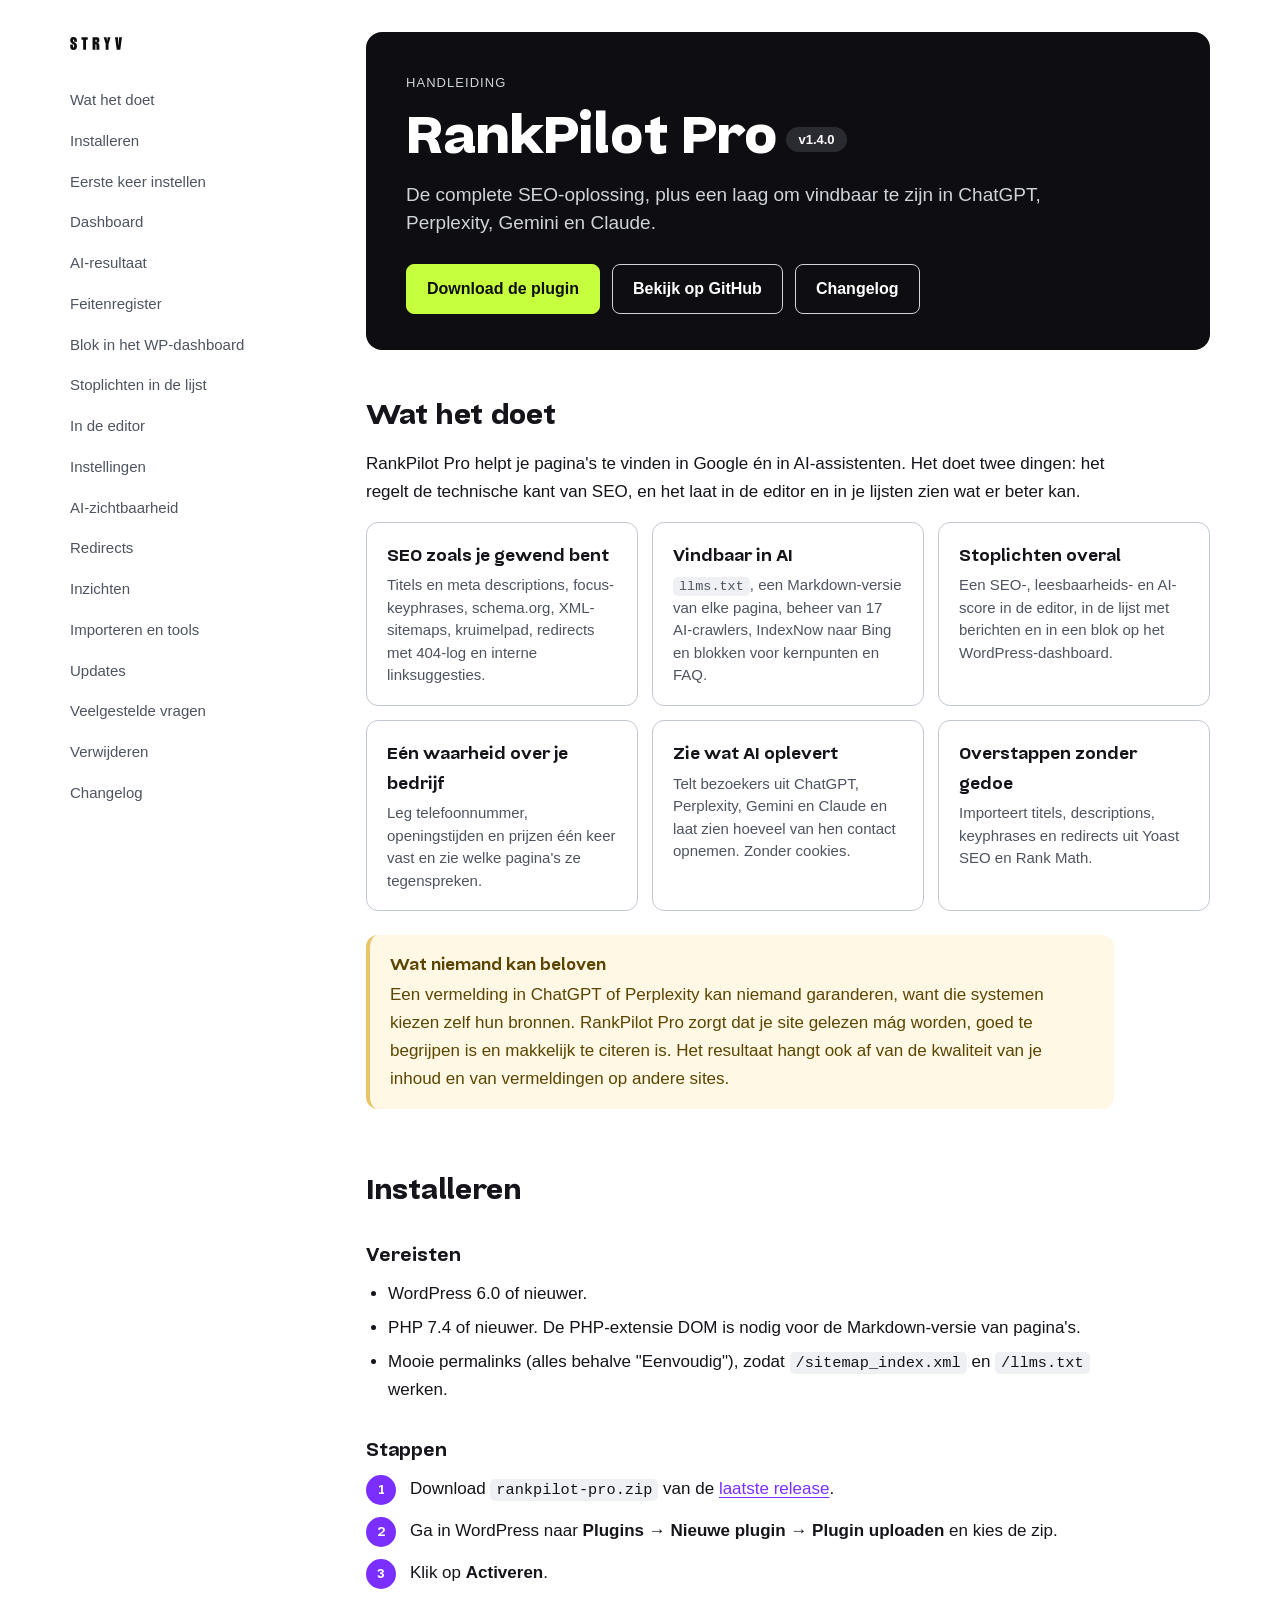
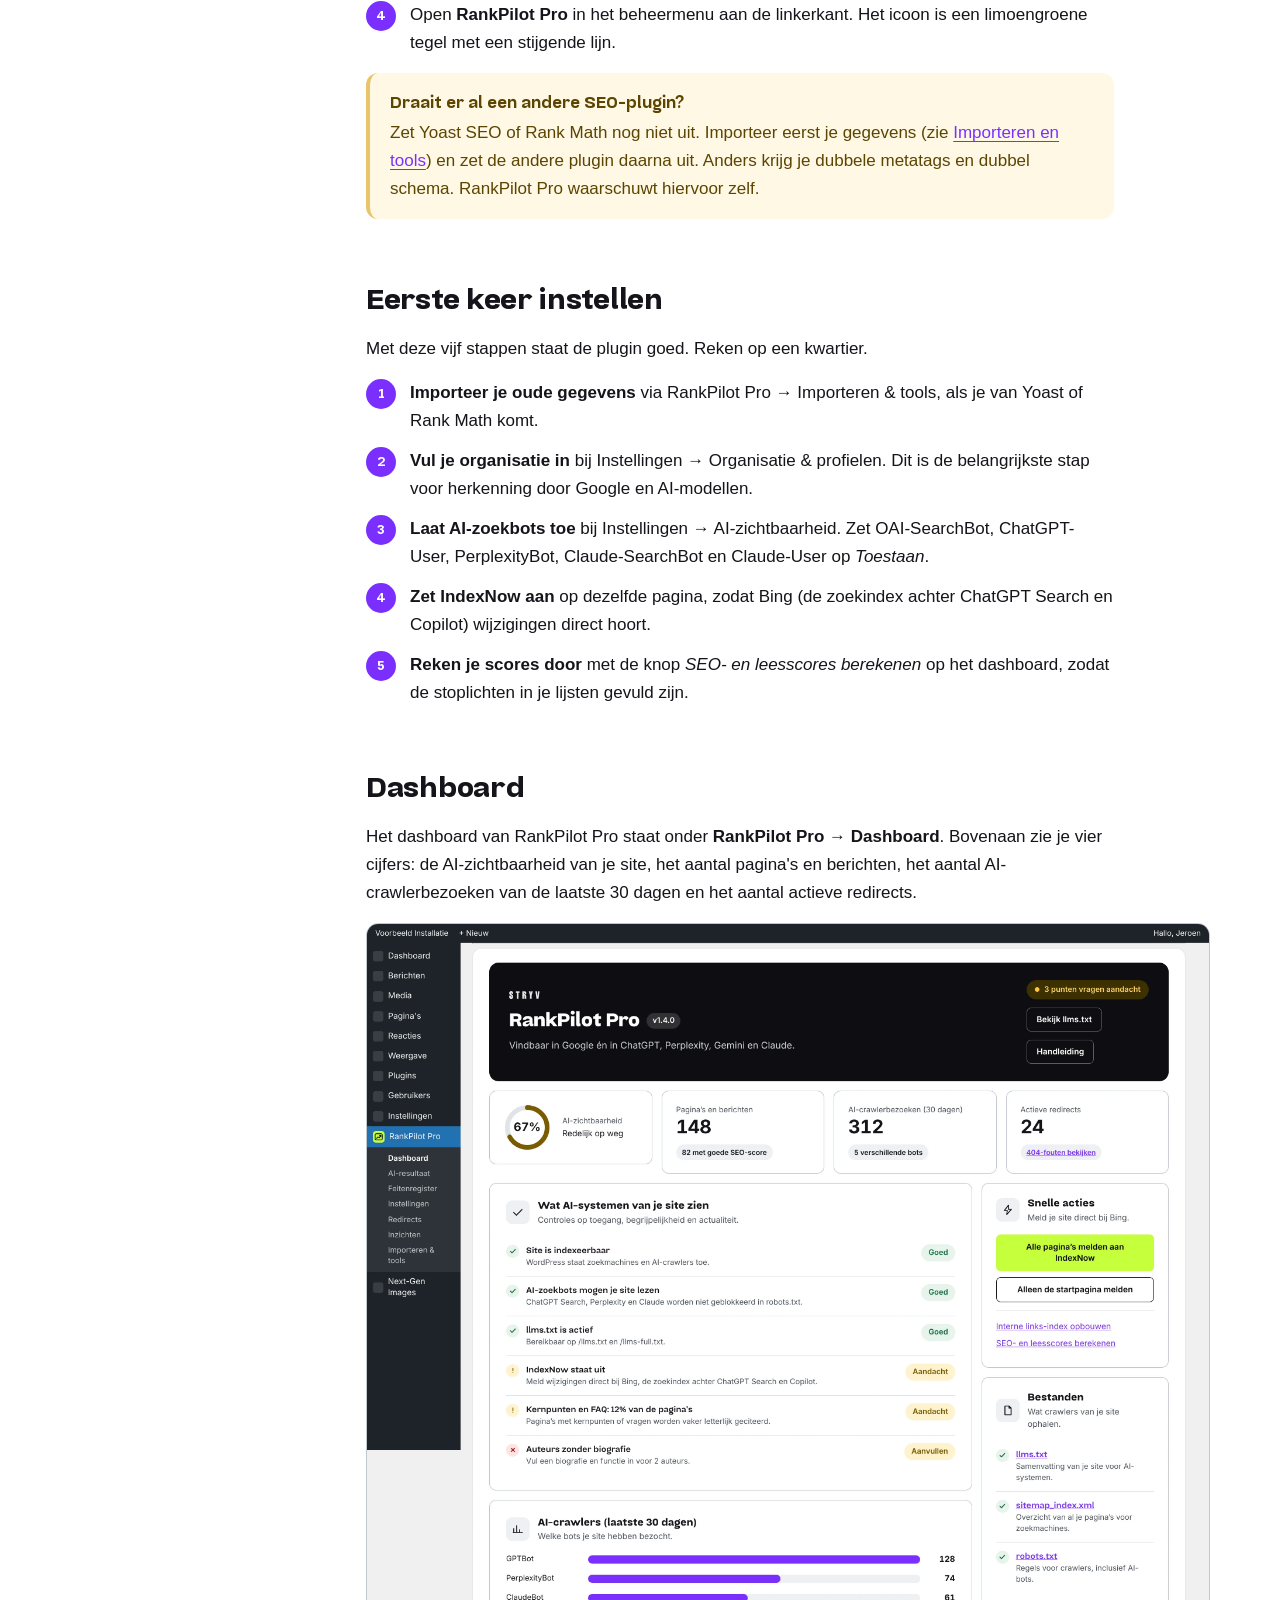
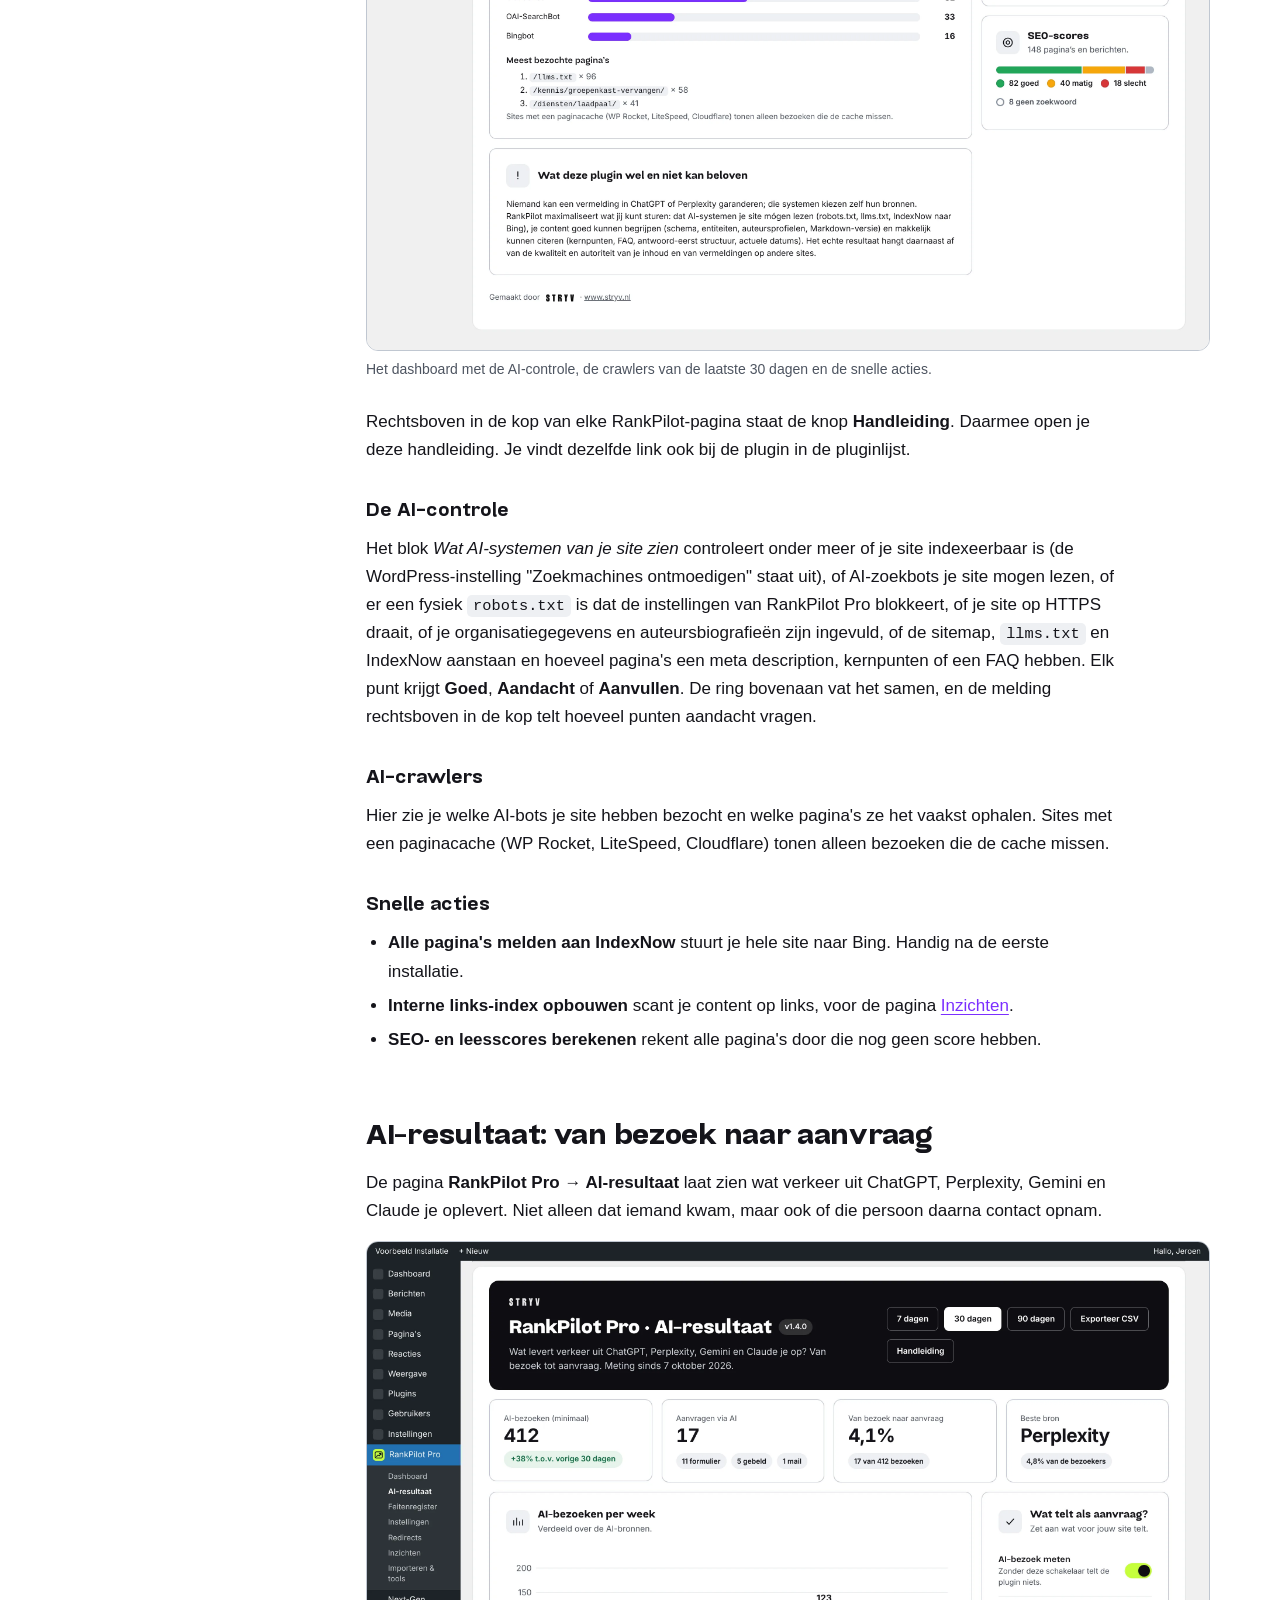
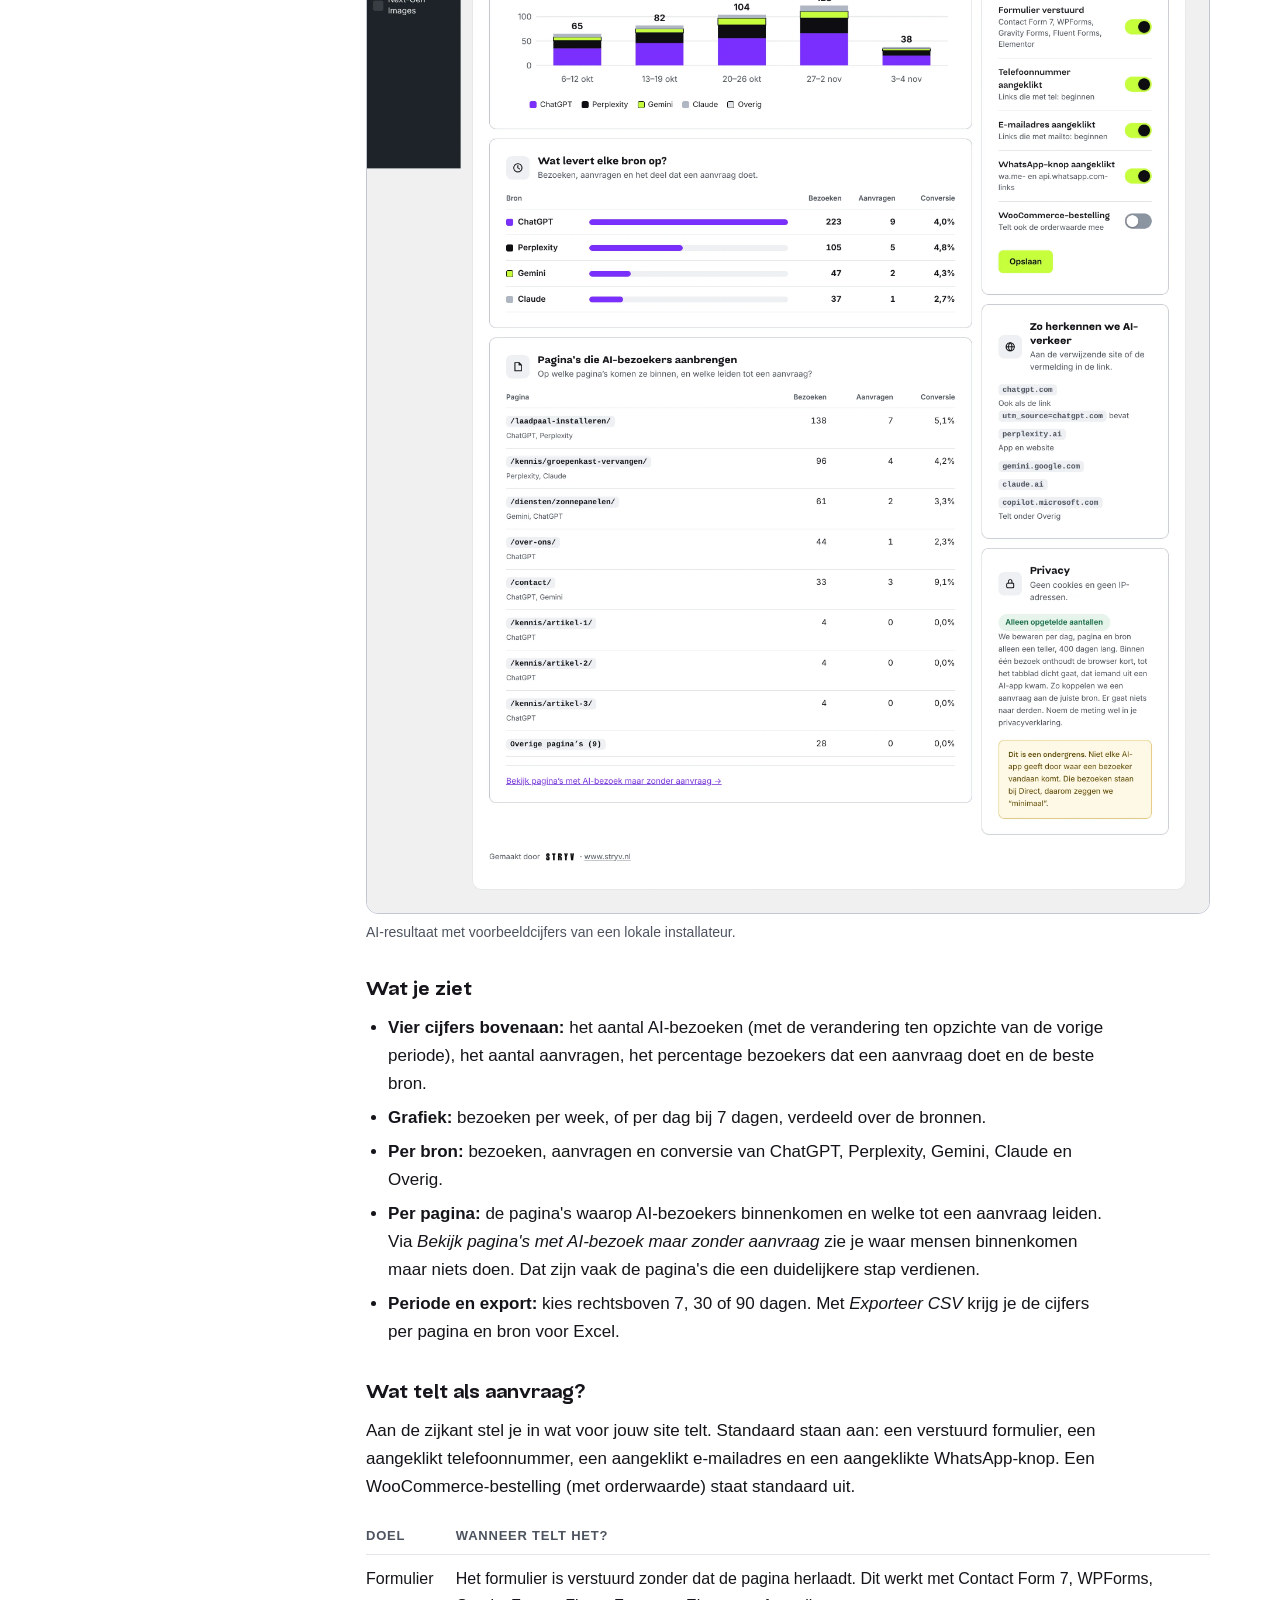
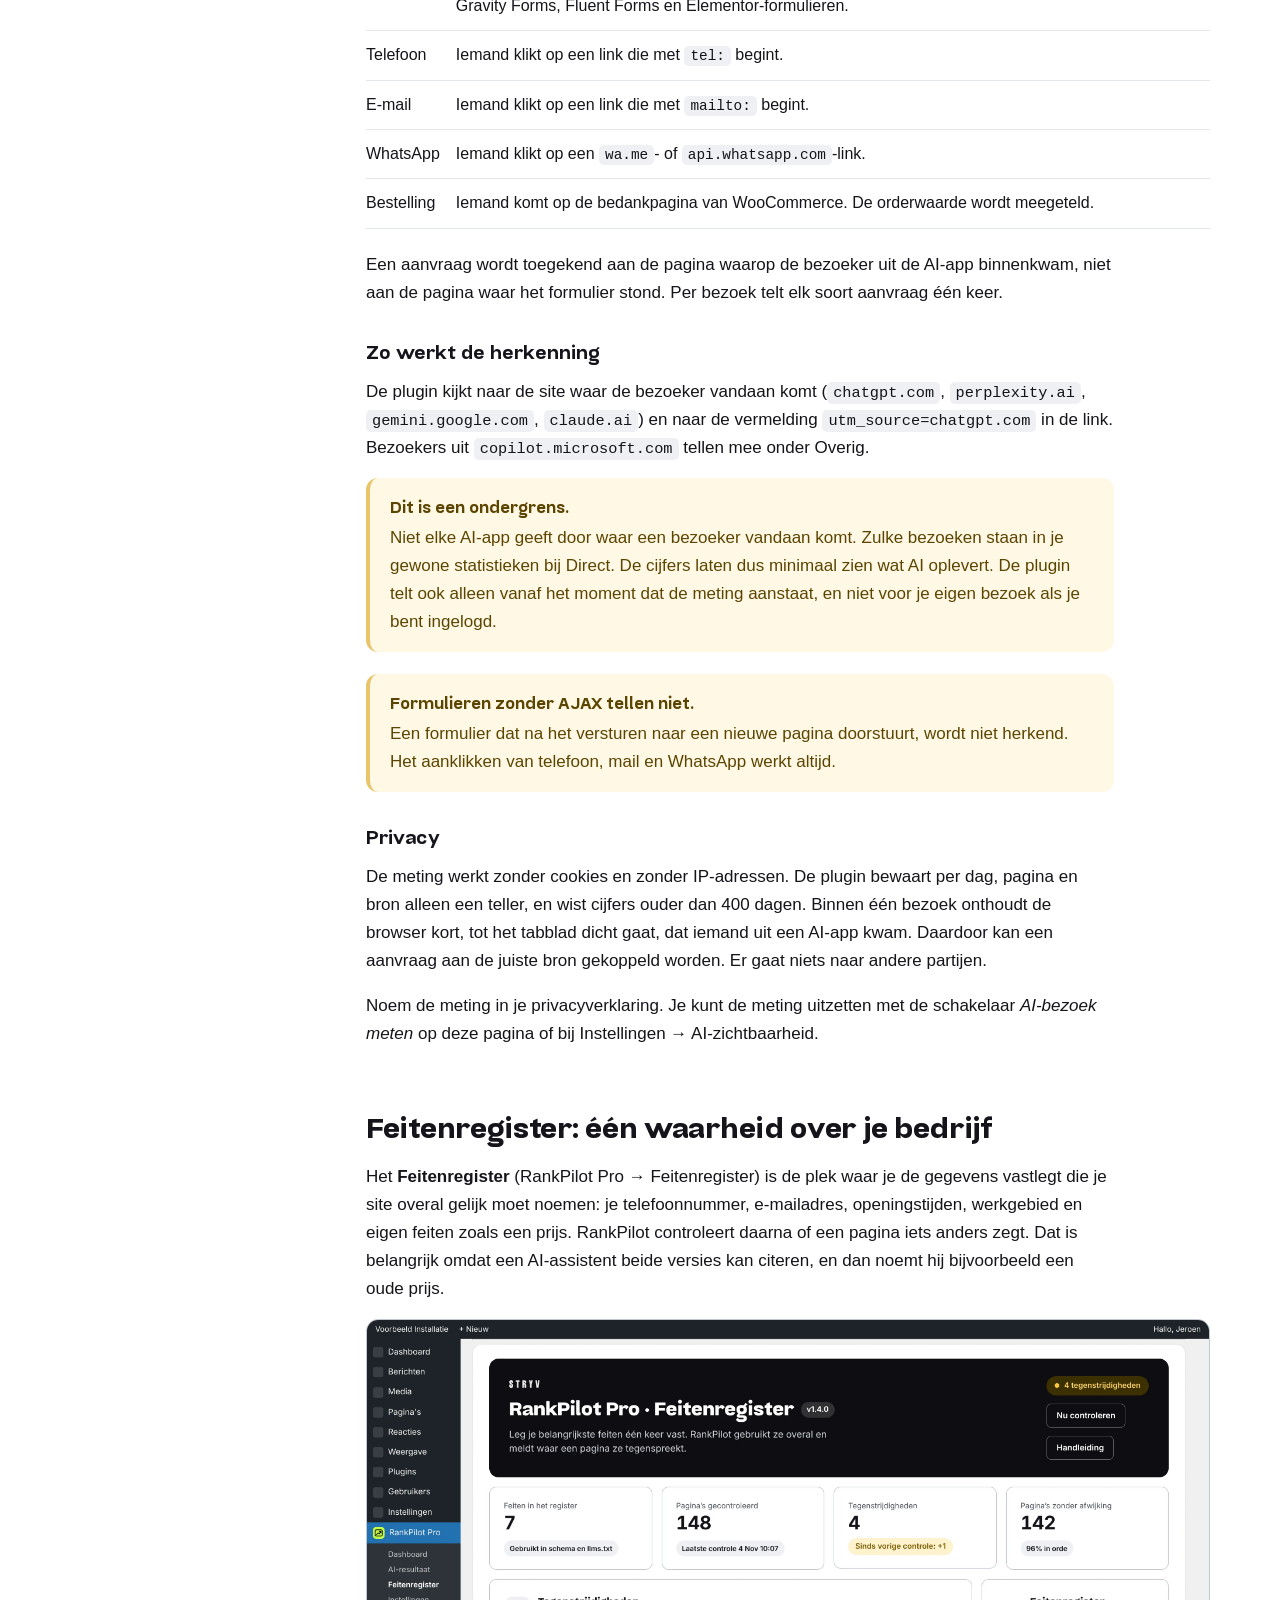
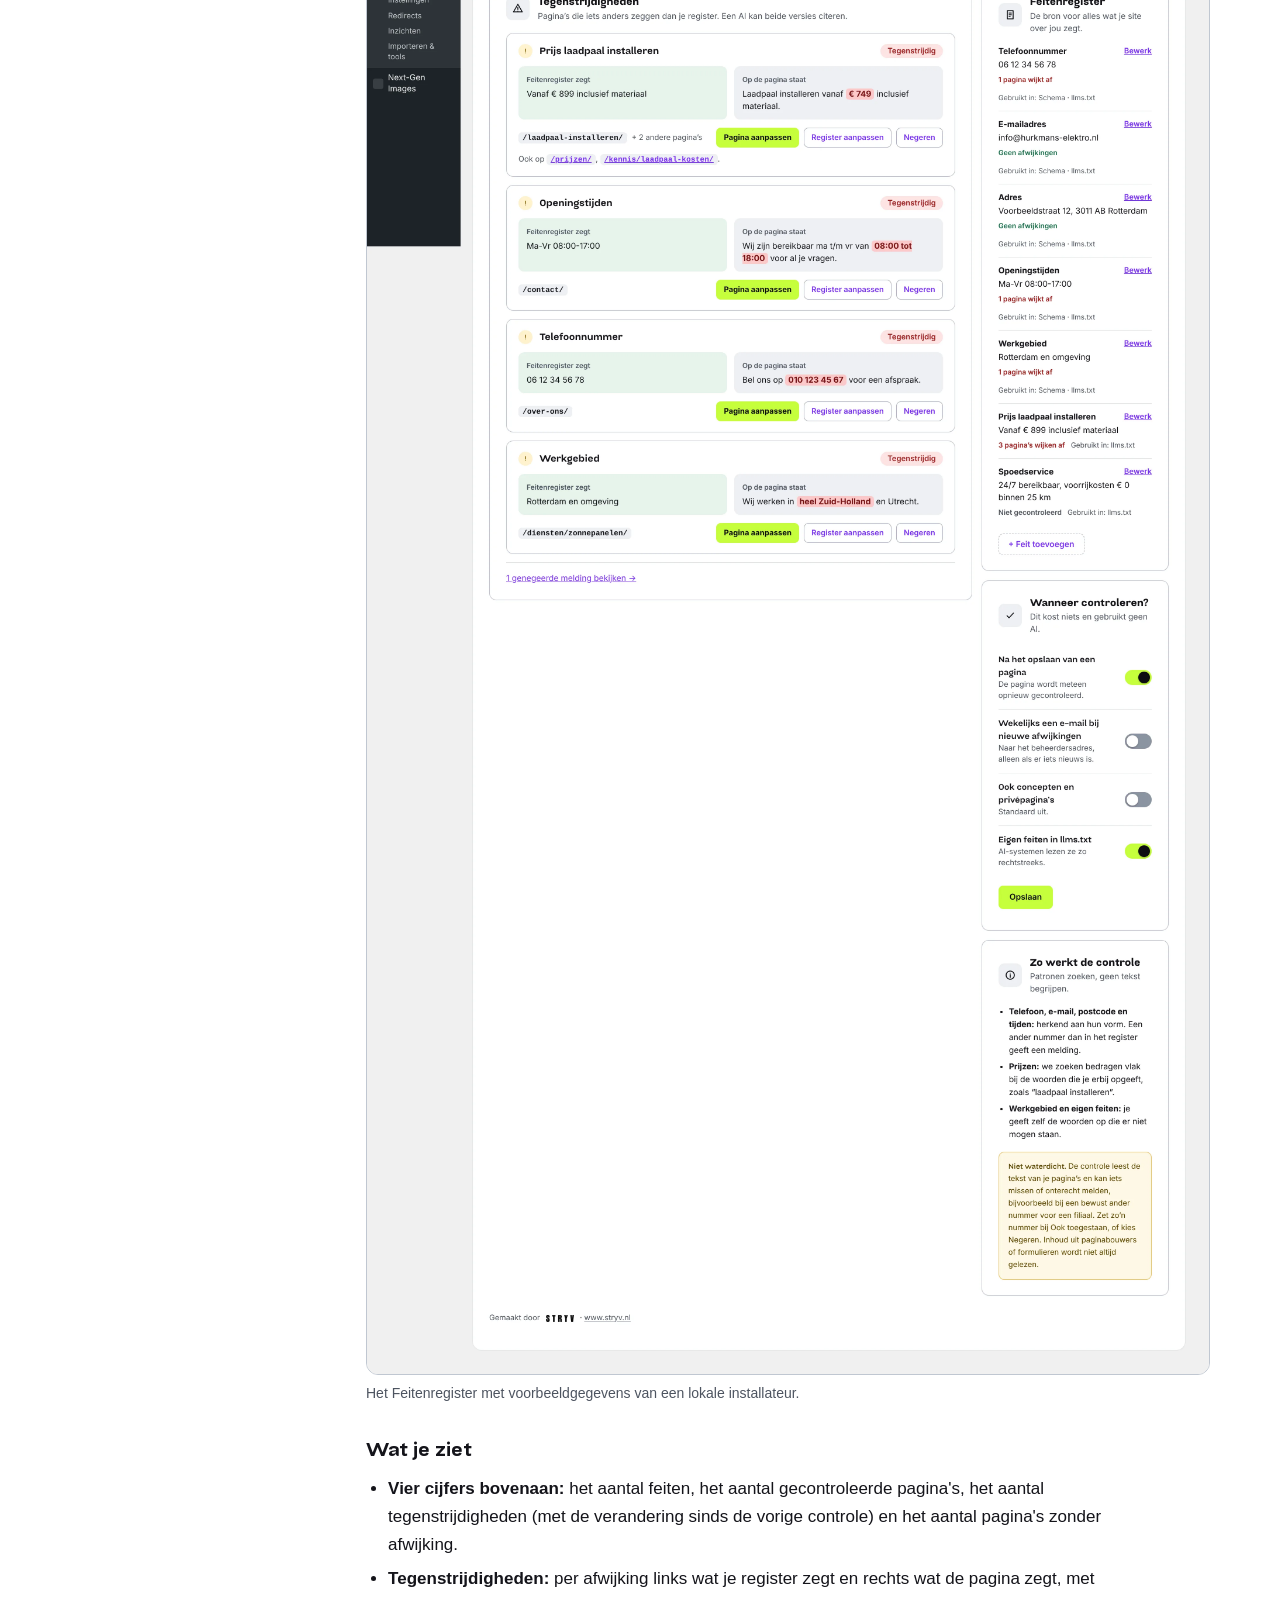
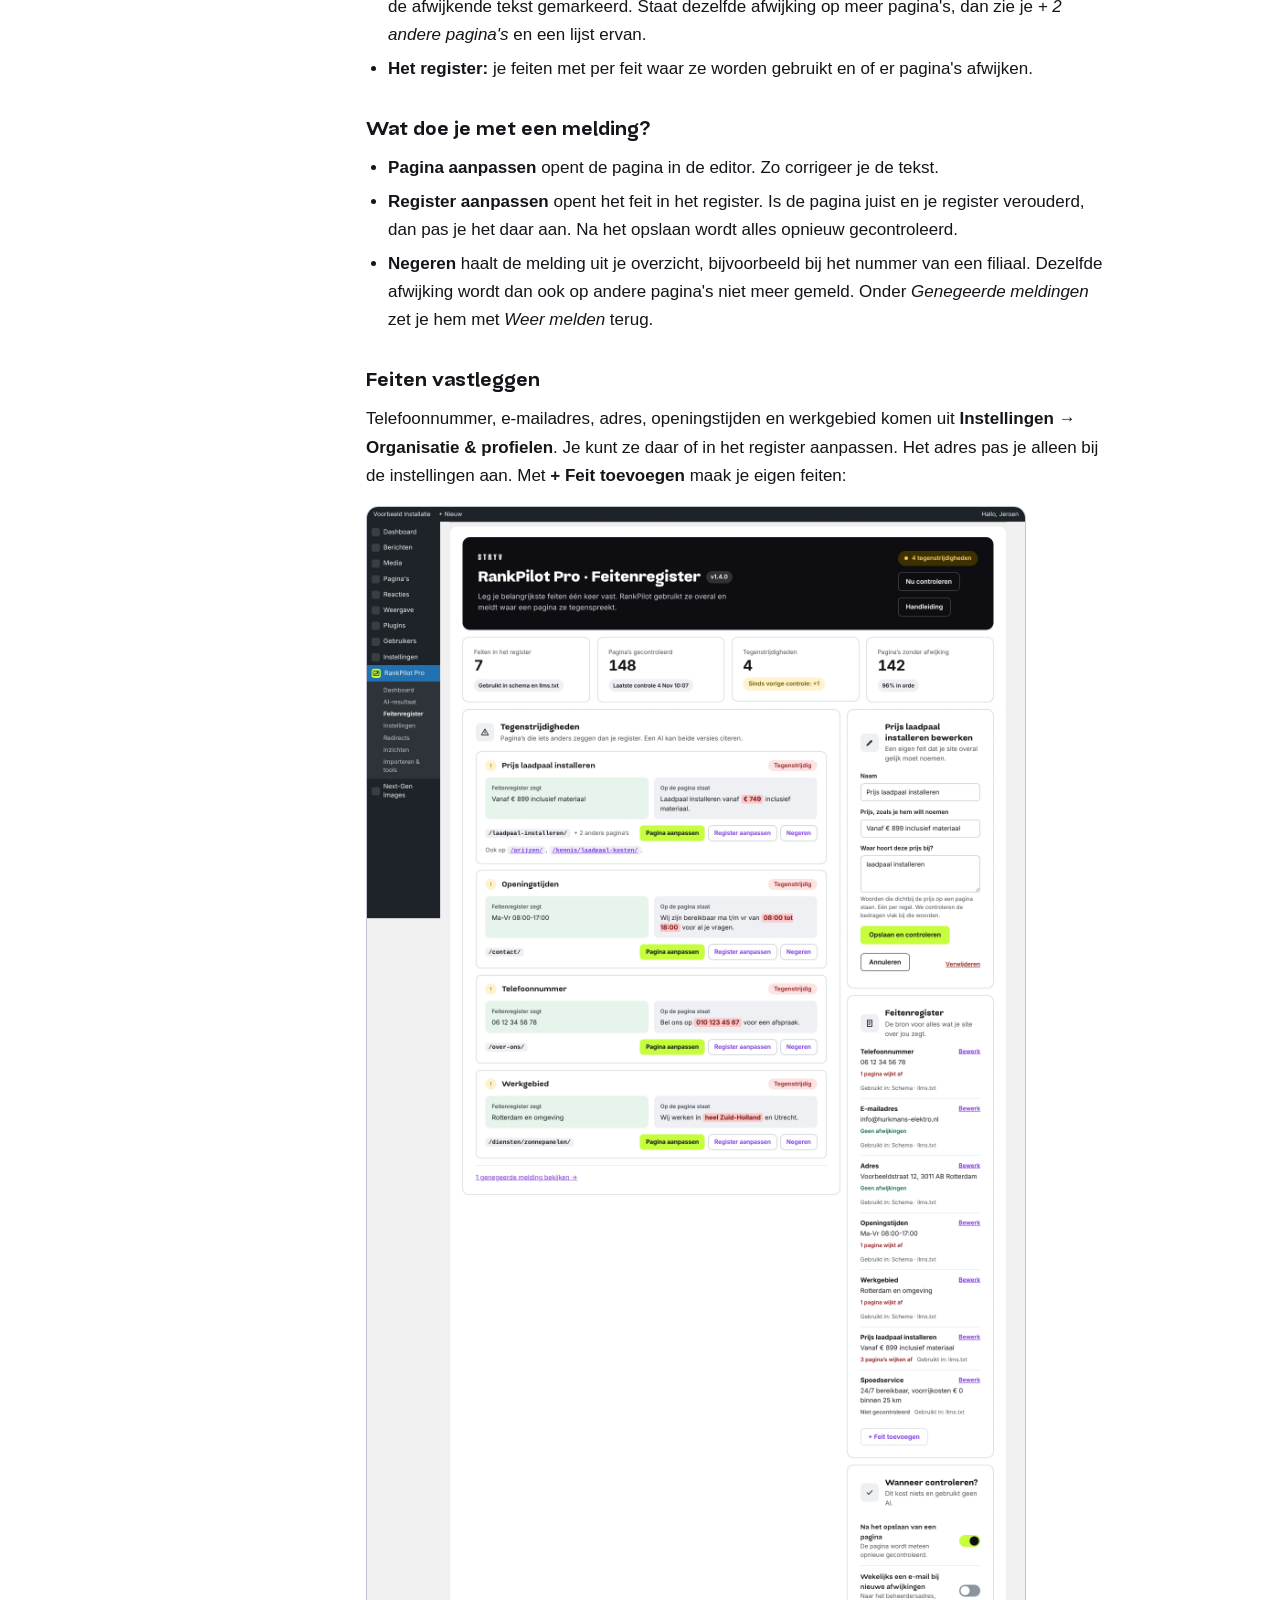
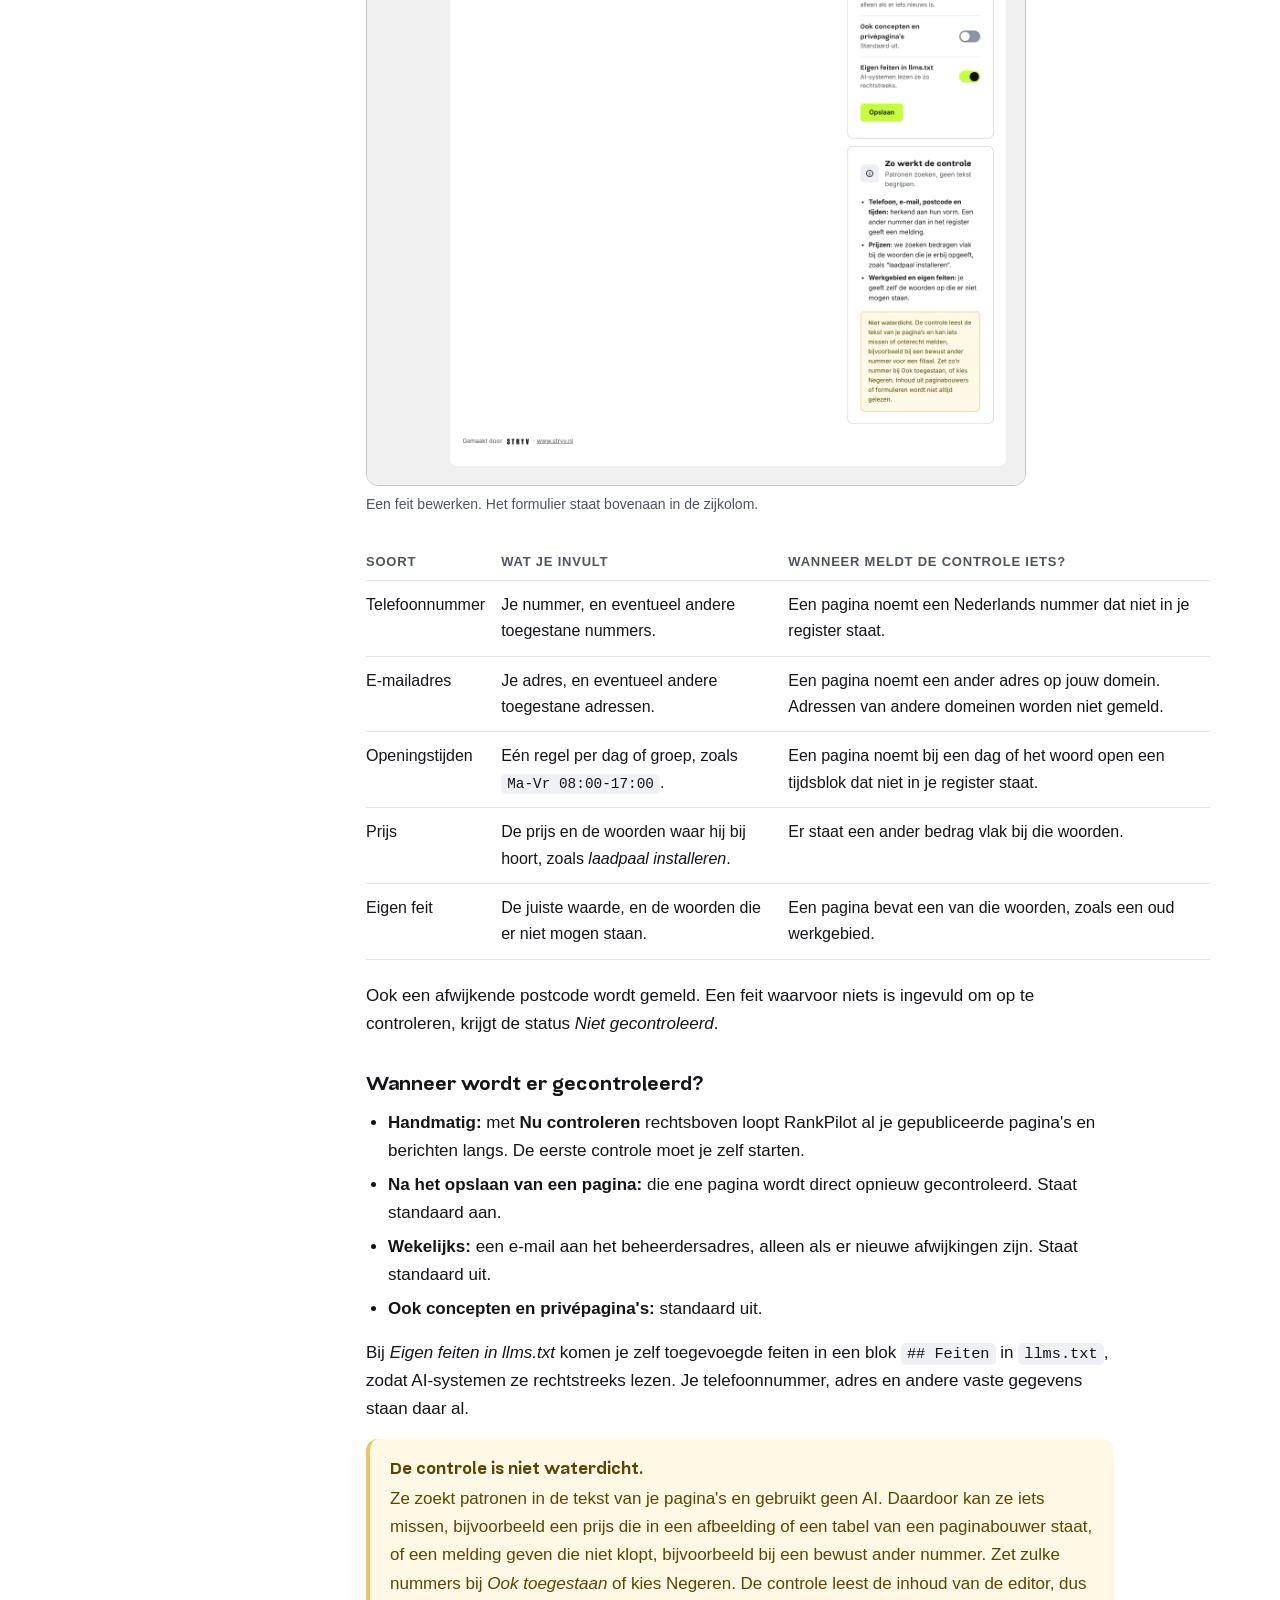
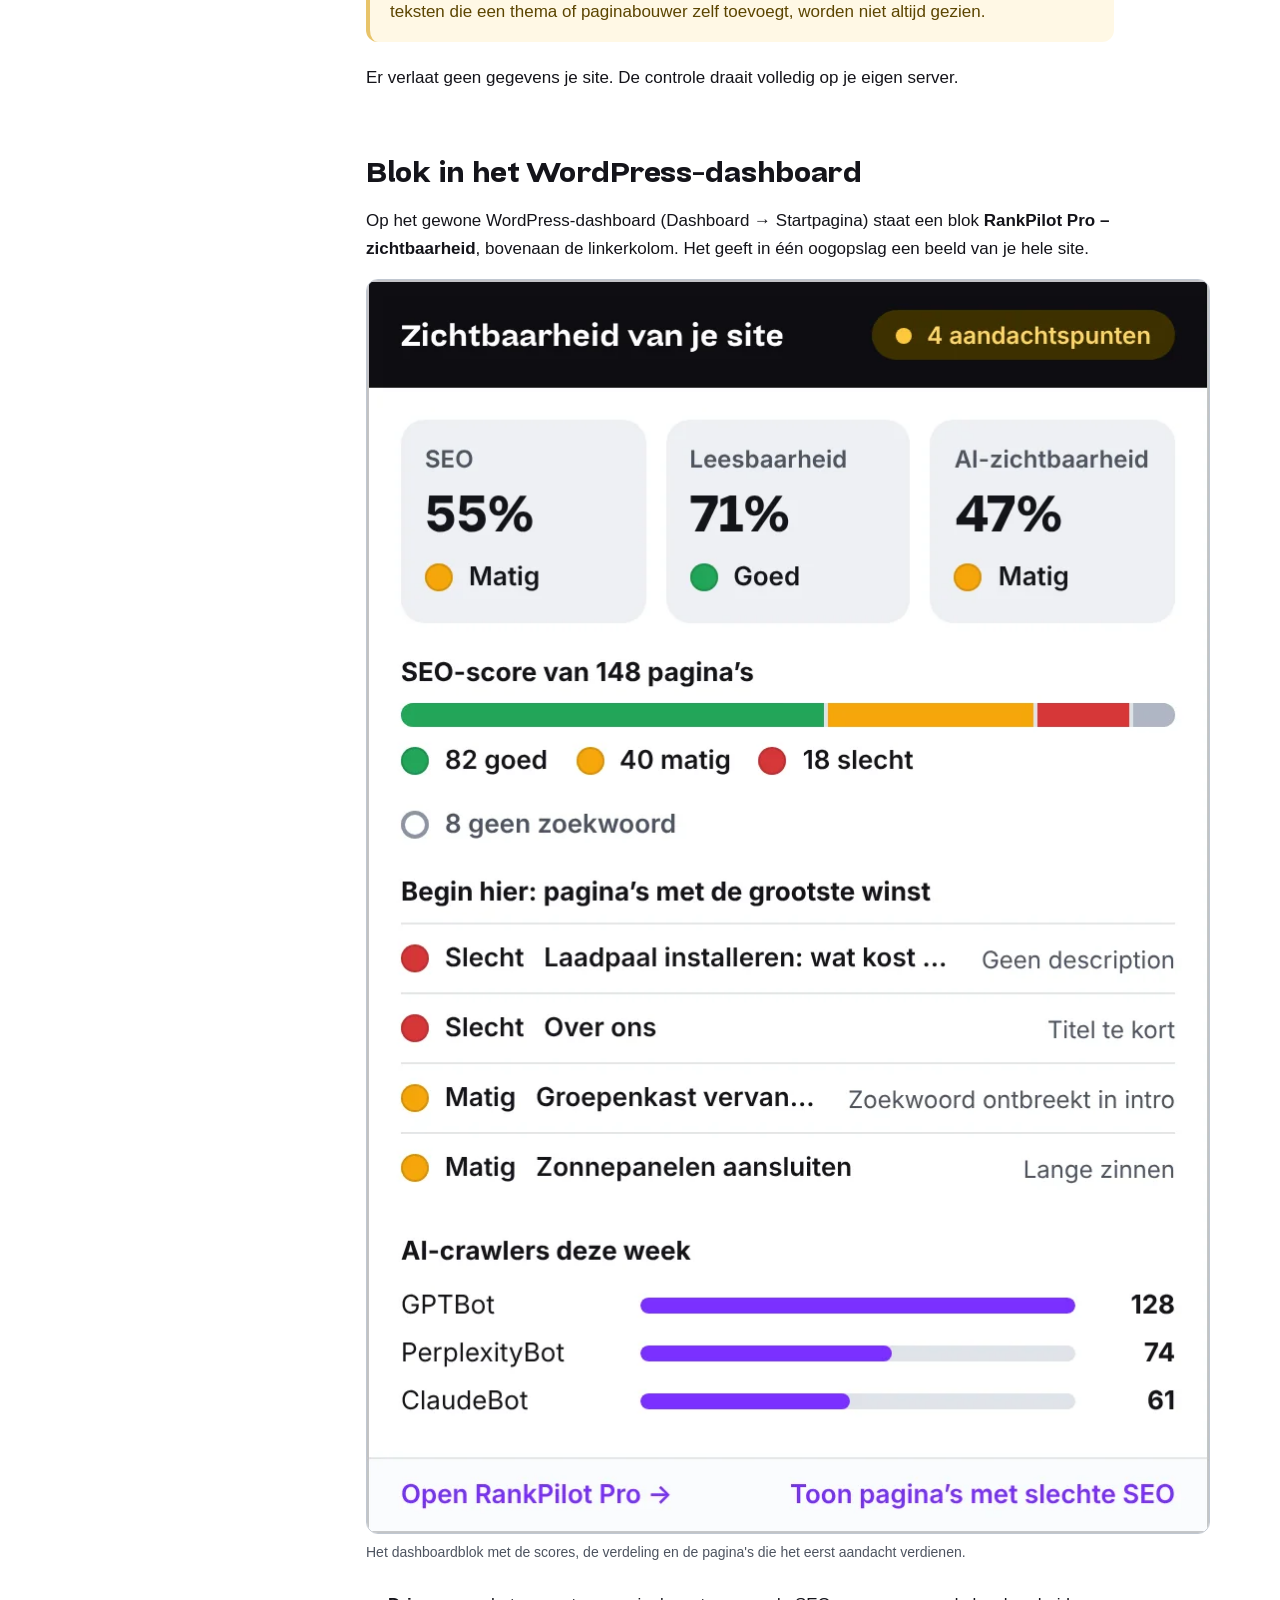
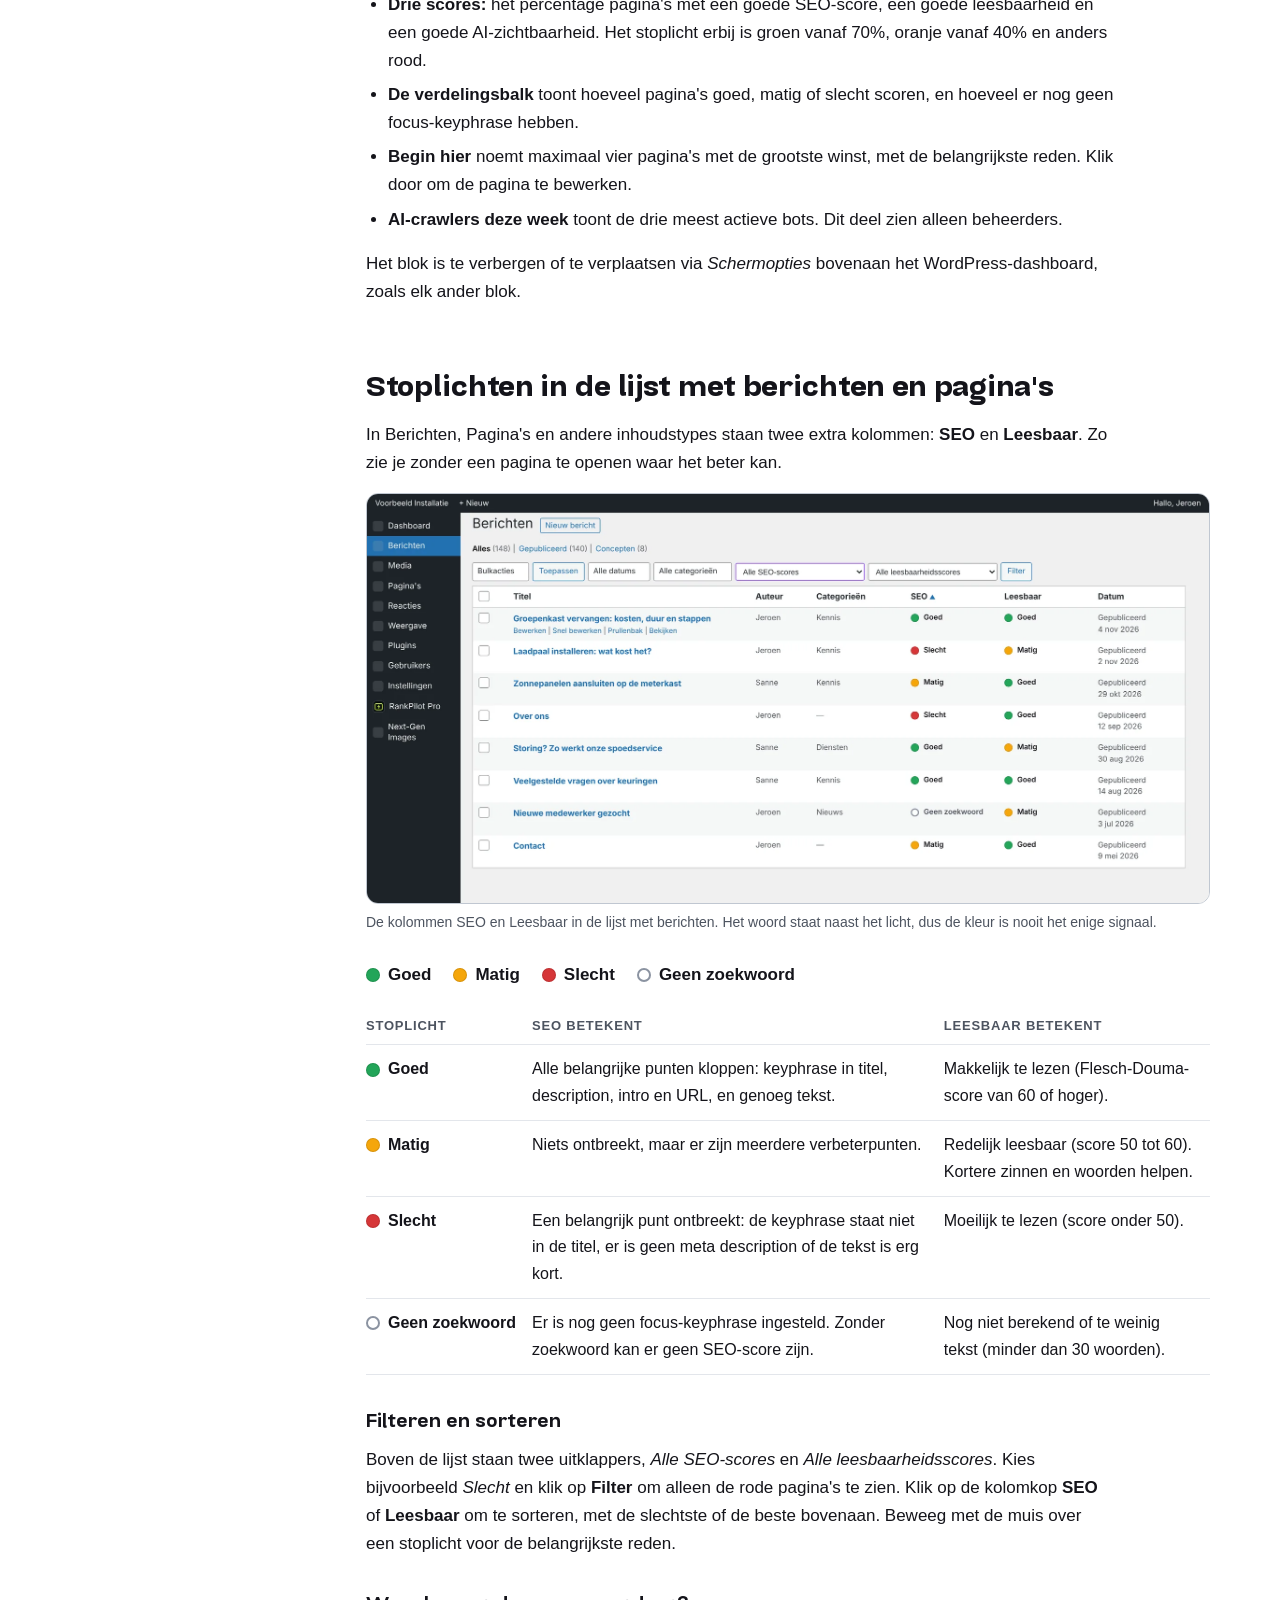
<file: rankpilot-pro/index.html>
<!doctype html>
<html lang="nl">
<head>
<meta charset="utf-8">
<meta name="viewport" content="width=device-width, initial-scale=1">
<title>RankPilot Pro: handleiding</title>
<meta name="description" content="Handleiding voor RankPilot Pro, de WordPress-plugin van STRYV met de complete SEO-oplossing en een laag voor vindbaarheid in ChatGPT, Perplexity, Gemini en Claude.">
<link rel="stylesheet" href="../assets/stryv-ds.css">
</head>
<body>
<div class="layout">

  <nav class="toc" aria-label="Inhoud">
    <a href="https://www.stryv.nl" aria-label="STRYV"><img class="logo" src="../assets/stryv-logo.svg" alt="STRYV"></a>
    <ol>
      <li><a href="#wat">Wat het doet</a></li>
      <li><a href="#installeren">Installeren</a></li>
      <li><a href="#starten">Eerste keer instellen</a></li>
      <li><a href="#dashboard">Dashboard</a></li>
      <li><a href="#ai-resultaat">AI-resultaat</a></li>
      <li><a href="#feitenregister">Feitenregister</a></li>
      <li><a href="#dashboardblok">Blok in het WP-dashboard</a></li>
      <li><a href="#lijst">Stoplichten in de lijst</a></li>
      <li><a href="#editor">In de editor</a></li>
      <li><a href="#instellingen">Instellingen</a></li>
      <li><a href="#ai">AI-zichtbaarheid</a></li>
      <li><a href="#redirects">Redirects</a></li>
      <li><a href="#inzichten">Inzichten</a></li>
      <li><a href="#tools">Importeren en tools</a></li>
      <li><a href="#updates">Updates</a></li>
      <li><a href="#problemen">Veelgestelde vragen</a></li>
      <li><a href="#verwijderen">Verwijderen</a></li>
      <li><a href="changelog/">Changelog</a></li>
    </ol>
  </nav>

  <main>
    <header class="hero">
      <p class="eyebrow">Handleiding</p>
      <h1>RankPilot Pro<span class="ver">v1.4.0</span></h1>
      <p class="lead">De complete SEO-oplossing, plus een laag om vindbaar te zijn in ChatGPT, Perplexity, Gemini en Claude.</p>
      <div class="buttons">
        <a class="btn primary" href="https://github.com/stryv-nl/wp-rankpilot-pro/releases/latest">Download de plugin</a>
        <a class="btn" href="https://github.com/stryv-nl/wp-rankpilot-pro">Bekijk op GitHub</a>
        <a class="btn" href="changelog/">Changelog</a>
      </div>
    </header>

    <section id="wat">
      <h2>Wat het doet</h2>
      <p>RankPilot Pro helpt je pagina's te vinden in Google én in AI-assistenten. Het doet twee dingen: het regelt de technische kant van SEO, en het laat in de editor en in je lijsten zien wat er beter kan.</p>
      <div class="cards">
        <div class="card"><strong>SEO zoals je gewend bent</strong><span>Titels en meta descriptions, focus-keyphrases, schema.org, XML-sitemaps, kruimelpad, redirects met 404-log en interne linksuggesties.</span></div>
        <div class="card"><strong>Vindbaar in AI</strong><span><code>llms.txt</code>, een Markdown-versie van elke pagina, beheer van 17 AI-crawlers, IndexNow naar Bing en blokken voor kernpunten en FAQ.</span></div>
        <div class="card"><strong>Stoplichten overal</strong><span>Een SEO-, leesbaarheids- en AI-score in de editor, in de lijst met berichten en in een blok op het WordPress-dashboard.</span></div>
        <div class="card"><strong>Eén waarheid over je bedrijf</strong><span>Leg telefoonnummer, openingstijden en prijzen één keer vast en zie welke pagina's ze tegenspreken.</span></div>
        <div class="card"><strong>Zie wat AI oplevert</strong><span>Telt bezoekers uit ChatGPT, Perplexity, Gemini en Claude en laat zien hoeveel van hen contact opnemen. Zonder cookies.</span></div>
        <div class="card"><strong>Overstappen zonder gedoe</strong><span>Importeert titels, descriptions, keyphrases en redirects uit Yoast SEO en Rank Math.</span></div>
      </div>
      <div class="callout warn">
        <p><strong>Wat niemand kan beloven</strong>
        Een vermelding in ChatGPT of Perplexity kan niemand garanderen, want die systemen kiezen zelf hun bronnen. RankPilot Pro zorgt dat je site gelezen mág worden, goed te begrijpen is en makkelijk te citeren is. Het resultaat hangt ook af van de kwaliteit van je inhoud en van vermeldingen op andere sites.</p>
      </div>
    </section>

    <section id="installeren">
      <h2>Installeren</h2>
      <h3>Vereisten</h3>
      <ul>
        <li>WordPress 6.0 of nieuwer.</li>
        <li>PHP 7.4 of nieuwer. De PHP-extensie DOM is nodig voor de Markdown-versie van pagina's.</li>
        <li>Mooie permalinks (alles behalve "Eenvoudig"), zodat <code>/sitemap_index.xml</code> en <code>/llms.txt</code> werken.</li>
      </ul>
      <h3>Stappen</h3>
      <ol class="steps">
        <li>Download <code>rankpilot-pro.zip</code> van de <a href="https://github.com/stryv-nl/wp-rankpilot-pro/releases/latest">laatste release</a>.</li>
        <li>Ga in WordPress naar <strong>Plugins → Nieuwe plugin → Plugin uploaden</strong> en kies de zip.</li>
        <li>Klik op <strong>Activeren</strong>.</li>
        <li>Open <strong>RankPilot Pro</strong> in het beheermenu aan de linkerkant. Het icoon is een limoengroene tegel met een stijgende lijn.</li>
      </ol>
      <div class="callout warn">
        <p><strong>Draait er al een andere SEO-plugin?</strong>
        Zet Yoast SEO of Rank Math nog niet uit. Importeer eerst je gegevens (zie <a href="#tools">Importeren en tools</a>) en zet de andere plugin daarna uit. Anders krijg je dubbele metatags en dubbel schema. RankPilot Pro waarschuwt hiervoor zelf.</p>
      </div>
    </section>

    <section id="starten">
      <h2>Eerste keer instellen</h2>
      <p>Met deze vijf stappen staat de plugin goed. Reken op een kwartier.</p>
      <ol class="steps">
        <li><strong>Importeer je oude gegevens</strong> via RankPilot Pro → Importeren &amp; tools, als je van Yoast of Rank Math komt.</li>
        <li><strong>Vul je organisatie in</strong> bij Instellingen → Organisatie &amp; profielen. Dit is de belangrijkste stap voor herkenning door Google en AI-modellen.</li>
        <li><strong>Laat AI-zoekbots toe</strong> bij Instellingen → AI-zichtbaarheid. Zet OAI-SearchBot, ChatGPT-User, PerplexityBot, Claude-SearchBot en Claude-User op <em>Toestaan</em>.</li>
        <li><strong>Zet IndexNow aan</strong> op dezelfde pagina, zodat Bing (de zoekindex achter ChatGPT Search en Copilot) wijzigingen direct hoort.</li>
        <li><strong>Reken je scores door</strong> met de knop <em>SEO- en leesscores berekenen</em> op het dashboard, zodat de stoplichten in je lijsten gevuld zijn.</li>
      </ol>
    </section>

    <section id="dashboard">
      <h2>Dashboard</h2>
      <p>Het dashboard van RankPilot Pro staat onder <strong>RankPilot Pro → Dashboard</strong>. Bovenaan zie je vier cijfers: de AI-zichtbaarheid van je site, het aantal pagina's en berichten, het aantal AI-crawlerbezoeken van de laatste 30 dagen en het aantal actieve redirects.</p>
      <figure class="shot"><img src="img/dashboard.webp" alt="Het dashboard van RankPilot Pro met vier cijfers, een controlelijst, crawlerstaven en snelle acties" loading="lazy"><figcaption>Het dashboard met de AI-controle, de crawlers van de laatste 30 dagen en de snelle acties.</figcaption></figure>
      <p>Rechtsboven in de kop van elke RankPilot-pagina staat de knop <strong>Handleiding</strong>. Daarmee open je deze handleiding. Je vindt dezelfde link ook bij de plugin in de pluginlijst.</p>
      <h3>De AI-controle</h3>
      <p>Het blok <em>Wat AI-systemen van je site zien</em> controleert onder meer of je site indexeerbaar is (de WordPress-instelling "Zoekmachines ontmoedigen" staat uit), of AI-zoekbots je site mogen lezen, of er een fysiek <code>robots.txt</code> is dat de instellingen van RankPilot Pro blokkeert, of je site op HTTPS draait, of je organisatiegegevens en auteursbiografieën zijn ingevuld, of de sitemap, <code>llms.txt</code> en IndexNow aanstaan en hoeveel pagina's een meta description, kernpunten of een FAQ hebben. Elk punt krijgt <strong>Goed</strong>, <strong>Aandacht</strong> of <strong>Aanvullen</strong>. De ring bovenaan vat het samen, en de melding rechtsboven in de kop telt hoeveel punten aandacht vragen.</p>
      <h3>AI-crawlers</h3>
      <p>Hier zie je welke AI-bots je site hebben bezocht en welke pagina's ze het vaakst ophalen. Sites met een paginacache (WP Rocket, LiteSpeed, Cloudflare) tonen alleen bezoeken die de cache missen.</p>
      <h3>Snelle acties</h3>
      <ul>
        <li><strong>Alle pagina's melden aan IndexNow</strong> stuurt je hele site naar Bing. Handig na de eerste installatie.</li>
        <li><strong>Interne links-index opbouwen</strong> scant je content op links, voor de pagina <a href="#inzichten">Inzichten</a>.</li>
        <li><strong>SEO- en leesscores berekenen</strong> rekent alle pagina's door die nog geen score hebben.</li>
      </ul>
    </section>

    <section id="ai-resultaat">
      <h2>AI-resultaat: van bezoek naar aanvraag</h2>
      <p>De pagina <strong>RankPilot Pro → AI-resultaat</strong> laat zien wat verkeer uit ChatGPT, Perplexity, Gemini en Claude je oplevert. Niet alleen dat iemand kwam, maar ook of die persoon daarna contact opnam.</p>
      <figure class="shot"><img src="img/ai-resultaat.webp" alt="De pagina AI-resultaat met vier cijfers, een grafiek per week, een overzicht per bron, de pagina's die AI-bezoekers aanbrengen en instellingen aan de zijkant" loading="lazy"><figcaption>AI-resultaat met voorbeeldcijfers van een lokale installateur.</figcaption></figure>

      <h3>Wat je ziet</h3>
      <ul>
        <li><strong>Vier cijfers bovenaan:</strong> het aantal AI-bezoeken (met de verandering ten opzichte van de vorige periode), het aantal aanvragen, het percentage bezoekers dat een aanvraag doet en de beste bron.</li>
        <li><strong>Grafiek:</strong> bezoeken per week, of per dag bij 7 dagen, verdeeld over de bronnen.</li>
        <li><strong>Per bron:</strong> bezoeken, aanvragen en conversie van ChatGPT, Perplexity, Gemini, Claude en Overig.</li>
        <li><strong>Per pagina:</strong> de pagina's waarop AI-bezoekers binnenkomen en welke tot een aanvraag leiden. Via <em>Bekijk pagina's met AI-bezoek maar zonder aanvraag</em> zie je waar mensen binnenkomen maar niets doen. Dat zijn vaak de pagina's die een duidelijkere stap verdienen.</li>
        <li><strong>Periode en export:</strong> kies rechtsboven 7, 30 of 90 dagen. Met <em>Exporteer CSV</em> krijg je de cijfers per pagina en bron voor Excel.</li>
      </ul>

      <h3>Wat telt als aanvraag?</h3>
      <p>Aan de zijkant stel je in wat voor jouw site telt. Standaard staan aan: een verstuurd formulier, een aangeklikt telefoonnummer, een aangeklikt e-mailadres en een aangeklikte WhatsApp-knop. Een WooCommerce-bestelling (met orderwaarde) staat standaard uit.</p>
      <div class="table-wrap"><table>
        <thead><tr><th>Doel</th><th>Wanneer telt het?</th></tr></thead>
        <tbody>
          <tr><td>Formulier</td><td>Het formulier is verstuurd zonder dat de pagina herlaadt. Dit werkt met Contact Form 7, WPForms, Gravity Forms, Fluent Forms en Elementor-formulieren.</td></tr>
          <tr><td>Telefoon</td><td>Iemand klikt op een link die met <code>tel:</code> begint.</td></tr>
          <tr><td>E-mail</td><td>Iemand klikt op een link die met <code>mailto:</code> begint.</td></tr>
          <tr><td>WhatsApp</td><td>Iemand klikt op een <code>wa.me</code>- of <code>api.whatsapp.com</code>-link.</td></tr>
          <tr><td>Bestelling</td><td>Iemand komt op de bedankpagina van WooCommerce. De orderwaarde wordt meegeteld.</td></tr>
        </tbody>
      </table></div>
      <p>Een aanvraag wordt toegekend aan de pagina waarop de bezoeker uit de AI-app binnenkwam, niet aan de pagina waar het formulier stond. Per bezoek telt elk soort aanvraag één keer.</p>

      <h3>Zo werkt de herkenning</h3>
      <p>De plugin kijkt naar de site waar de bezoeker vandaan komt (<code>chatgpt.com</code>, <code>perplexity.ai</code>, <code>gemini.google.com</code>, <code>claude.ai</code>) en naar de vermelding <code>utm_source=chatgpt.com</code> in de link. Bezoekers uit <code>copilot.microsoft.com</code> tellen mee onder Overig.</p>
      <div class="callout warn">
        <p><strong>Dit is een ondergrens.</strong>
        Niet elke AI-app geeft door waar een bezoeker vandaan komt. Zulke bezoeken staan in je gewone statistieken bij Direct. De cijfers laten dus minimaal zien wat AI oplevert. De plugin telt ook alleen vanaf het moment dat de meting aanstaat, en niet voor je eigen bezoek als je bent ingelogd.</p>
      </div>
      <div class="callout warn">
        <p><strong>Formulieren zonder AJAX tellen niet.</strong>
        Een formulier dat na het versturen naar een nieuwe pagina doorstuurt, wordt niet herkend. Het aanklikken van telefoon, mail en WhatsApp werkt altijd.</p>
      </div>

      <h3>Privacy</h3>
      <p>De meting werkt zonder cookies en zonder IP-adressen. De plugin bewaart per dag, pagina en bron alleen een teller, en wist cijfers ouder dan 400 dagen. Binnen één bezoek onthoudt de browser kort, tot het tabblad dicht gaat, dat iemand uit een AI-app kwam. Daardoor kan een aanvraag aan de juiste bron gekoppeld worden. Er gaat niets naar andere partijen.</p>
      <p>Noem de meting in je privacyverklaring. Je kunt de meting uitzetten met de schakelaar <em>AI-bezoek meten</em> op deze pagina of bij Instellingen → AI-zichtbaarheid.</p>
    </section>

    <section id="feitenregister">
      <h2>Feitenregister: één waarheid over je bedrijf</h2>
      <p>Het <strong>Feitenregister</strong> (RankPilot Pro → Feitenregister) is de plek waar je de gegevens vastlegt die je site overal gelijk moet noemen: je telefoonnummer, e-mailadres, openingstijden, werkgebied en eigen feiten zoals een prijs. RankPilot controleert daarna of een pagina iets anders zegt. Dat is belangrijk omdat een AI-assistent beide versies kan citeren, en dan noemt hij bijvoorbeeld een oude prijs.</p>
      <figure class="shot"><img src="img/feitenregister.webp" alt="De pagina Feitenregister met vier cijfers, vier tegenstrijdigheden naast het register, de keuzes voor wanneer er gecontroleerd wordt en uitleg over de controle" loading="lazy"><figcaption>Het Feitenregister met voorbeeldgegevens van een lokale installateur.</figcaption></figure>

      <h3>Wat je ziet</h3>
      <ul>
        <li><strong>Vier cijfers bovenaan:</strong> het aantal feiten, het aantal gecontroleerde pagina's, het aantal tegenstrijdigheden (met de verandering sinds de vorige controle) en het aantal pagina's zonder afwijking.</li>
        <li><strong>Tegenstrijdigheden:</strong> per afwijking links wat je register zegt en rechts wat de pagina zegt, met de afwijkende tekst gemarkeerd. Staat dezelfde afwijking op meer pagina's, dan zie je <em>+ 2 andere pagina's</em> en een lijst ervan.</li>
        <li><strong>Het register:</strong> je feiten met per feit waar ze worden gebruikt en of er pagina's afwijken.</li>
      </ul>

      <h3>Wat doe je met een melding?</h3>
      <ul>
        <li><strong>Pagina aanpassen</strong> opent de pagina in de editor. Zo corrigeer je de tekst.</li>
        <li><strong>Register aanpassen</strong> opent het feit in het register. Is de pagina juist en je register verouderd, dan pas je het daar aan. Na het opslaan wordt alles opnieuw gecontroleerd.</li>
        <li><strong>Negeren</strong> haalt de melding uit je overzicht, bijvoorbeeld bij het nummer van een filiaal. Dezelfde afwijking wordt dan ook op andere pagina's niet meer gemeld. Onder <em>Genegeerde meldingen</em> zet je hem met <em>Weer melden</em> terug.</li>
      </ul>

      <h3>Feiten vastleggen</h3>
      <p>Telefoonnummer, e-mailadres, adres, openingstijden en werkgebied komen uit <strong>Instellingen → Organisatie &amp; profielen</strong>. Je kunt ze daar of in het register aanpassen. Het adres pas je alleen bij de instellingen aan. Met <strong>+ Feit toevoegen</strong> maak je eigen feiten:</p>
      <figure class="shot small"><img src="img/feitenregister-bewerken.webp" alt="Het register met aan de zijkant het formulier om het feit Prijs laadpaal installeren te bewerken" loading="lazy"><figcaption>Een feit bewerken. Het formulier staat bovenaan in de zijkolom.</figcaption></figure>
      <div class="table-wrap"><table>
        <thead><tr><th>Soort</th><th>Wat je invult</th><th>Wanneer meldt de controle iets?</th></tr></thead>
        <tbody>
          <tr><td>Telefoonnummer</td><td>Je nummer, en eventueel andere toegestane nummers.</td><td>Een pagina noemt een Nederlands nummer dat niet in je register staat.</td></tr>
          <tr><td>E-mailadres</td><td>Je adres, en eventueel andere toegestane adressen.</td><td>Een pagina noemt een ander adres op jouw domein. Adressen van andere domeinen worden niet gemeld.</td></tr>
          <tr><td>Openingstijden</td><td>Eén regel per dag of groep, zoals <code>Ma-Vr 08:00-17:00</code>.</td><td>Een pagina noemt bij een dag of het woord open een tijdsblok dat niet in je register staat.</td></tr>
          <tr><td>Prijs</td><td>De prijs en de woorden waar hij bij hoort, zoals <em>laadpaal installeren</em>.</td><td>Er staat een ander bedrag vlak bij die woorden.</td></tr>
          <tr><td>Eigen feit</td><td>De juiste waarde, en de woorden die er niet mogen staan.</td><td>Een pagina bevat een van die woorden, zoals een oud werkgebied.</td></tr>
        </tbody>
      </table></div>
      <p>Ook een afwijkende postcode wordt gemeld. Een feit waarvoor niets is ingevuld om op te controleren, krijgt de status <em>Niet gecontroleerd</em>.</p>

      <h3>Wanneer wordt er gecontroleerd?</h3>
      <ul>
        <li><strong>Handmatig:</strong> met <strong>Nu controleren</strong> rechtsboven loopt RankPilot al je gepubliceerde pagina's en berichten langs. De eerste controle moet je zelf starten.</li>
        <li><strong>Na het opslaan van een pagina:</strong> die ene pagina wordt direct opnieuw gecontroleerd. Staat standaard aan.</li>
        <li><strong>Wekelijks:</strong> een e-mail aan het beheerdersadres, alleen als er nieuwe afwijkingen zijn. Staat standaard uit.</li>
        <li><strong>Ook concepten en privépagina's:</strong> standaard uit.</li>
      </ul>
      <p>Bij <em>Eigen feiten in llms.txt</em> komen je zelf toegevoegde feiten in een blok <code>## Feiten</code> in <code>llms.txt</code>, zodat AI-systemen ze rechtstreeks lezen. Je telefoonnummer, adres en andere vaste gegevens staan daar al.</p>

      <div class="callout warn">
        <p><strong>De controle is niet waterdicht.</strong>
        Ze zoekt patronen in de tekst van je pagina's en gebruikt geen AI. Daardoor kan ze iets missen, bijvoorbeeld een prijs die in een afbeelding of een tabel van een paginabouwer staat, of een melding geven die niet klopt, bijvoorbeeld bij een bewust ander nummer. Zet zulke nummers bij <em>Ook toegestaan</em> of kies Negeren. De controle leest de inhoud van de editor, dus teksten die een thema of paginabouwer zelf toevoegt, worden niet altijd gezien.</p>
      </div>
      <p>Er verlaat geen gegevens je site. De controle draait volledig op je eigen server.</p>
    </section>

    <section id="dashboardblok">
      <h2>Blok in het WordPress-dashboard</h2>
      <p>Op het gewone WordPress-dashboard (Dashboard → Startpagina) staat een blok <strong>RankPilot Pro – zichtbaarheid</strong>, bovenaan de linkerkolom. Het geeft in één oogopslag een beeld van je hele site.</p>
      <figure class="shot"><img src="img/wp-dashboard.webp" alt="Het RankPilot Pro-blok op het WordPress-dashboard: drie scores, een verdelingsbalk en de pagina's met de grootste winst" loading="lazy"><figcaption>Het dashboardblok met de scores, de verdeling en de pagina's die het eerst aandacht verdienen.</figcaption></figure>
      <ul>
        <li><strong>Drie scores:</strong> het percentage pagina's met een goede SEO-score, een goede leesbaarheid en een goede AI-zichtbaarheid. Het stoplicht erbij is groen vanaf 70%, oranje vanaf 40% en anders rood.</li>
        <li><strong>De verdelingsbalk</strong> toont hoeveel pagina's goed, matig of slecht scoren, en hoeveel er nog geen focus-keyphrase hebben.</li>
        <li><strong>Begin hier</strong> noemt maximaal vier pagina's met de grootste winst, met de belangrijkste reden. Klik door om de pagina te bewerken.</li>
        <li><strong>AI-crawlers deze week</strong> toont de drie meest actieve bots. Dit deel zien alleen beheerders.</li>
      </ul>
      <p>Het blok is te verbergen of te verplaatsen via <em>Schermopties</em> bovenaan het WordPress-dashboard, zoals elk ander blok.</p>
    </section>

    <section id="lijst">
      <h2>Stoplichten in de lijst met berichten en pagina's</h2>
      <p>In Berichten, Pagina's en andere inhoudstypes staan twee extra kolommen: <strong>SEO</strong> en <strong>Leesbaar</strong>. Zo zie je zonder een pagina te openen waar het beter kan.</p>
      <figure class="shot"><img src="img/lijst.webp" alt="De lijst met berichten met kolommen SEO en Leesbaar met groene, oranje en rode stoplichten" loading="lazy"><figcaption>De kolommen SEO en Leesbaar in de lijst met berichten. Het woord staat naast het licht, dus de kleur is nooit het enige signaal.</figcaption></figure>
      <div class="tls">
        <span class="tl g"><i></i>Goed</span><span class="tl o"><i></i>Matig</span><span class="tl r"><i></i>Slecht</span><span class="tl n"><i></i>Geen zoekwoord</span>
      </div>
      <div class="table-wrap"><table>
        <thead><tr><th>Stoplicht</th><th>SEO betekent</th><th>Leesbaar betekent</th></tr></thead>
        <tbody>
          <tr><td><span class="tl g"><i></i>Goed</span></td><td>Alle belangrijke punten kloppen: keyphrase in titel, description, intro en URL, en genoeg tekst.</td><td>Makkelijk te lezen (Flesch-Douma-score van 60 of hoger).</td></tr>
          <tr><td><span class="tl o"><i></i>Matig</span></td><td>Niets ontbreekt, maar er zijn meerdere verbeterpunten.</td><td>Redelijk leesbaar (score 50 tot 60). Kortere zinnen en woorden helpen.</td></tr>
          <tr><td><span class="tl r"><i></i>Slecht</span></td><td>Een belangrijk punt ontbreekt: de keyphrase staat niet in de titel, er is geen meta description of de tekst is erg kort.</td><td>Moeilijk te lezen (score onder 50).</td></tr>
          <tr><td><span class="tl n"><i></i>Geen zoekwoord</span></td><td>Er is nog geen focus-keyphrase ingesteld. Zonder zoekwoord kan er geen SEO-score zijn.</td><td>Nog niet berekend of te weinig tekst (minder dan 30 woorden).</td></tr>
        </tbody>
      </table></div>
      <h3>Filteren en sorteren</h3>
      <p>Boven de lijst staan twee uitklappers, <em>Alle SEO-scores</em> en <em>Alle leesbaarheidsscores</em>. Kies bijvoorbeeld <em>Slecht</em> en klik op <strong>Filter</strong> om alleen de rode pagina's te zien. Klik op de kolomkop <strong>SEO</strong> of <strong>Leesbaar</strong> om te sorteren, met de slechtste of de beste bovenaan. Beweeg met de muis over een stoplicht voor de belangrijkste reden.</p>
      <h3>Waar komen de scores vandaan?</h3>
      <p>De scores worden bewaard bij elke pagina. Open je een pagina in de editor, dan rekent de editor live en slaat de score bij het opslaan op. Voor pagina's die je niet hebt geopend (bijvoorbeeld na een import) berekent RankPilot Pro een eerste score bij het opslaan, of via de knop <em>SEO- en leesscores berekenen</em> op het dashboard.</p>
      <div class="callout">
        <p><strong>Let op</strong>
        De berekening buiten de editor is bewust eenvoudiger dan de live analyse in de editor. De score in de editor is leidend: zodra je een pagina daar opslaat, geldt die.</p>
      </div>
    </section>

    <section id="editor">
      <h2>In de editor</h2>
      <p>Onder elke pagina en elk bericht staat het blok <strong>RankPilot Pro</strong> met zes tabbladen. Bij SEO, Leesbaarheid en AI-zichtbaarheid staat een stoplicht dat live meebeweegt terwijl je schrijft. Dit werkt in de blok-editor en in de klassieke editor.</p>
      <figure class="shot"><img src="img/metabox-seo.webp" alt="Het tabblad SEO in de editor met keyphrase, zoekresultaat-voorbeeld, SEO-titel, meta description en analyse" loading="lazy"><figcaption>Het tabblad SEO.</figcaption></figure>

      <h3>SEO</h3>
      <ol class="steps">
        <li><strong>Vul je focus-keyphrase in:</strong> waarop wil je gevonden worden? Een knop stelt er desgewenst voor je voor. Je kunt tot vier gerelateerde keyphrases toevoegen.</li>
        <li><strong>Controleer het voorbeeld in zoekresultaten</strong> (zie hieronder).</li>
        <li><strong>Pas de SEO-titel en meta description aan.</strong> De balkjes eronder worden groen als de lengte goed is. Laat je ze leeg, dan gebruikt RankPilot Pro de sjablonen uit de instellingen.</li>
        <li><strong>Loop de SEO-analyse langs.</strong> De rode en oranje punten staan bovenaan, met uitleg wat je kunt doen.</li>
        <li><strong>Gebruik de linksuggesties</strong> onderaan voor relevante pagina's om naar te linken. Cornerstone-content staat bovenaan.</li>
      </ol>

      <h3>Voorbeeld in zoekresultaten</h3>
      <p>Het voorbeeld ziet eruit zoals een resultaat in Google: het ronde pictogram en de sitenaam, de URL als kruimelpad, een blauwe titel, de datum met de beschrijving en rechts een miniatuur. De miniatuur is de afbeelding die Google zou tonen: de <strong>uitgelichte afbeelding</strong>, anders de eerste afbeelding in de tekst, anders de standaardafbeelding uit de instellingen. Kies je een andere uitgelichte afbeelding, dan past het voorbeeld zich aan.</p>
      <figure class="shot"><img src="img/serp-computer.webp" alt="Voorbeeld van een Google-zoekresultaat met titel, beschrijving en miniatuur" loading="lazy"><figcaption>De weergave voor <strong>Computer</strong>.</figcaption></figure>
      <figure class="shot tiny"><img src="img/serp-mobiel.webp" alt="Mobiel voorbeeld van een Google-zoekresultaat" loading="lazy"><figcaption>De weergave voor <strong>Mobiel</strong>: smaller, met een kleinere miniatuur.</figcaption></figure>
      <div class="callout">
        <p><strong>Google beslist</strong>
        Het voorbeeld laat zien wat Google op basis van jouw gegevens waarschijnlijk toont. Google bepaalt zelf of het een afbeelding, een andere titel of een andere beschrijving gebruikt.</p>
      </div>

      <h3>Leesbaarheid</h3>
      <p>Toont de Flesch-Douma-leesscore, het aantal woorden en zinnen, en controles op lange zinnen, passieve zinnen, overgangswoorden en lange alinea's.</p>
      <figure class="shot small"><img src="img/metabox-read.webp" alt="Het tabblad Leesbaarheid met de leesscore en de controles" loading="lazy"><figcaption>Het tabblad Leesbaarheid.</figcaption></figure>

      <h3>AI-zichtbaarheid</h3>
      <p>Een score van 0 tot 100 voor hoe goed ChatGPT, Perplexity, Gemini en Claude deze pagina kunnen begrijpen en citeren. De controles kijken onder meer naar een snel antwoord in de eerste alinea, vraag-koppen, concrete cijfers, alt-teksten, een auteursbiografie en actualiteit. Onderaan vul je <strong>kernpunten</strong>, een <strong>FAQ</strong> en een <strong>stappenplan</strong> in. Die komen als zichtbaar blok op de pagina en als schema.org-gegevens. Met de knoppen met een ster laat een AI ze voor je genereren (zie <a href="#ai">AI-zichtbaarheid</a>).</p>
      <figure class="shot"><img src="img/metabox-ai.webp" alt="Het tabblad AI-zichtbaarheid met een score van 79, controles en invoer voor kernpunten, FAQ en stappenplan" loading="lazy"><figcaption>Het tabblad AI-zichtbaarheid.</figcaption></figure>

      <h3>Social</h3>
      <p>Bepaal hoe de pagina eruitziet als je hem deelt op Facebook, LinkedIn of X: een eigen titel, beschrijving en afbeelding. Laat je ze leeg, dan worden de SEO-gegevens en de uitgelichte afbeelding gebruikt.</p>
      <figure class="shot small"><img src="img/metabox-social.webp" alt="Het tabblad Social met velden voor titel, beschrijving en afbeelding" loading="lazy"></figure>

      <h3>Schema en Geavanceerd</h3>
      <p><strong>Schema</strong> bepaalt het paginatype (bijvoorbeeld Over ons, Contact of FAQ) en het artikeltype (Article, BlogPosting of NewsArticle). Het schema voor auteur, uitgever en datums voegt RankPilot Pro automatisch toe. Onder <strong>Geavanceerd</strong> stel je per pagina in of hij in zoekresultaten mag staan (noindex), of links gevolgd mogen worden, wat de canonical URL is en welke primaire categorie geldt. Hier markeer je ook je belangrijkste pagina's als <strong>cornerstone</strong>.</p>
      <figure class="shot small"><img src="img/metabox-schema.webp" alt="Het tabblad Schema met paginatype en artikeltype" loading="lazy"></figure>
      <figure class="shot small"><img src="img/metabox-adv.webp" alt="Het tabblad Geavanceerd met indexering, canonical en primaire categorie" loading="lazy"></figure>
    </section>

    <section id="instellingen">
      <h2>Instellingen</h2>
      <p>Alle instellingen staan onder <strong>RankPilot Pro → Instellingen</strong>, verdeeld over tabbladen. Wijzigingen gaan direct in na het opslaan.</p>

      <h3>Algemeen</h3>
      <p>De websitenaam voor in titels en schema, het scheidingsteken in titels en de verificatiecodes voor Google Search Console, Bing Webmaster Tools, Yandex en Pinterest. Verifieer je site ook bij Bing: Bing voedt ChatGPT Search en Copilot.</p>
      <figure class="shot"><img src="img/settings-algemeen.webp" alt="Het tabblad Algemeen van de instellingen" loading="lazy"></figure>

      <h3>Organisatie &amp; profielen</h3>
      <p>Vertel wie je bent. Kies of de site van een bedrijf of een persoon is, of van een lokaal bedrijf met een vestiging of werkgebied. Vul naam, omschrijving, logo, contactgegevens, adres, openingstijden en je profielen op social media in. Hier maken zoekmachines en AI-modellen hun beeld van je op. Schrijf de omschrijving in twee zinnen: wie ben je, wat doe je en voor wie.</p>
      <figure class="shot"><img src="img/settings-org.webp" alt="Het tabblad Organisatie en profielen" loading="lazy"></figure>

      <h3>Titels &amp; metas</h3>
      <p>Sjablonen voor de titel en description van de startpagina, elk inhoudstype, de archieven en de taxonomieën, plus de keuze of iets in zoekresultaten en in de sitemap hoort. In de sjablonen gebruik je variabelen:</p>
      <div class="table-wrap"><table>
        <thead><tr><th>Variabele</th><th>Wat je krijgt</th></tr></thead>
        <tbody>
          <tr><td><code>%%title%%</code></td><td>De titel van de pagina</td></tr>
          <tr><td><code>%%sitename%%</code>, <code>%%sitedesc%%</code></td><td>De websitenaam en de slogan</td></tr>
          <tr><td><code>%%sep%%</code></td><td>Het gekozen scheidingsteken</td></tr>
          <tr><td><code>%%excerpt%%</code></td><td>Het uittreksel of een automatische samenvatting</td></tr>
          <tr><td><code>%%focuskw%%</code></td><td>De focus-keyphrase</td></tr>
          <tr><td><code>%%date%%</code>, <code>%%modified%%</code>, <code>%%currentyear%%</code></td><td>Publicatiedatum, wijzigingsdatum en het huidige jaar</td></tr>
          <tr><td><code>%%category%%</code>, <code>%%primary_category%%</code>, <code>%%tag%%</code></td><td>Categorieën en tags</td></tr>
          <tr><td><code>%%page%%</code></td><td>Paginanummer bij gepagineerde content</td></tr>
          <tr><td><code>%%name%%</code>, <code>%%term_title%%</code>, <code>%%term_description%%</code></td><td>Auteursnaam en gegevens van een term</td></tr>
          <tr><td><code>%%pt_single%%</code>, <code>%%pt_plural%%</code>, <code>%%searchphrase%%</code></td><td>Naam van het inhoudstype en de zoekopdracht</td></tr>
          <tr><td><code>%%cf_veldnaam%%</code></td><td>De waarde van een eigen veld</td></tr>
        </tbody>
      </table></div>
      <figure class="shot"><img src="img/settings-titels.webp" alt="Het tabblad Titels en metas met sjablonen" loading="lazy"></figure>

      <h3>Social</h3>
      <p>De standaardafbeelding voor delen en voor het zoekresultaat als een pagina zelf geen afbeelding heeft, het kaarttype voor X, de gebruikersnaam van de site op X en een Facebook App ID.</p>

      <h3>Sitemap</h3>
      <p>De XML-sitemap staat op <code>/sitemap_index.xml</code>. Je kiest of afbeeldingen en een auteurs-sitemap worden opgenomen, hoeveel URL's er in een sitemap mogen staan en welke pagina's je uitsluit. Dien deze sitemap in bij Google Search Console en Bing Webmaster Tools.</p>
      <figure class="shot"><img src="img/settings-sitemap.webp" alt="Het tabblad Sitemap" loading="lazy"></figure>

      <h3>Kruimelpad</h3>
      <p>Plaats <code>[rankpilot_breadcrumbs]</code> in je content, of <code>&lt;?php rankpilot_breadcrumbs(); ?&gt;</code> in je thema. Thema's die <code>yoast_breadcrumb()</code> aanroepen werken direct. Je stelt de tekst voor de startpagina, het scheidingsteken en een voorvoegsel zoals "Je bent hier:" in. Het schema voor het kruimelpad wordt altijd toegevoegd.</p>

      <h3>Geavanceerd</h3>
      <p>Automatisch een 301-redirect maken als je een URL wijzigt, 404-fouten bijhouden, de head opschonen, bijlagepagina's doorsturen, gepagineerde archieven op noindex zetten, een <code>Last-Modified</code>-header sturen en tekst onder RSS-items zetten.</p>
    </section>

    <section id="ai">
      <h2>AI-zichtbaarheid</h2>
      <p>Het tabblad <strong>AI-zichtbaarheid</strong> bij de instellingen bevat alles voor vindbaarheid in AI-assistenten.</p>
      <figure class="shot"><img src="img/settings-ai.webp" alt="Het tabblad AI-zichtbaarheid met llms.txt, Markdown, crawlers, IndexNow en de AI-generator" loading="lazy"></figure>

      <h3>llms.txt</h3>
      <p>Een leesbare samenvatting van je site voor AI-systemen, op <code>/llms.txt</code>. Optioneel komt er ook <code>/llms-full.txt</code> met alle inhoud als Markdown. Je kiest de titel, een samenvatting in twee zinnen, de inhoudstypes en het maximale aantal links per type. Eigen feiten uit het <a href="#feitenregister">Feitenregister</a> komen er als blok <code>Feiten</code> bij.</p>
      <pre><code># Voorbeeld Installatie

&gt; Elektricien voor woningen en bedrijven in de regio.

## Belangrijkste pagina's

- [Diensten](https://voorbeeld-installatie.nl/diensten/): groepenkast, laadpaal</code></pre>

      <h3>Markdown per pagina</h3>
      <p>Voeg <code>?format=md</code> toe aan een URL voor een schone tekstversie zonder opmaak, bijvoorbeeld <code>https://jouwsite.nl/kennis/groepenkast-vervangen/?format=md</code>. De Markdown-versie wordt aangekondigd in de head en staat zelf op noindex.</p>

      <h3>Kernpunten, FAQ en datum</h3>
      <p>Bepaal of kernpunten bovenaan of onderaan het artikel staan, of de FAQ onderaan staat en of een zichtbare datum <em>Laatst bijgewerkt</em> verschijnt. Het FAQ-schema wordt altijd toegevoegd. Wil je de blokken zelf plaatsen? Gebruik de shortcodes <code>[rankpilot_takeaways]</code> en <code>[rankpilot_faq]</code>.</p>

      <h3>AI-crawlers in robots.txt</h3>
      <p>Kies per crawler wat er in <code>robots.txt</code> komt: <strong>Standaard</strong> (niets toevoegen), <strong>Toestaan</strong> of <strong>Blokkeren</strong>. Er is keuze uit 17 crawlers, waaronder OpenAI, Anthropic, Perplexity, Google-Extended, Bingbot en Meta.</p>
      <div class="table-wrap"><table>
        <thead><tr><th>Soort bot</th><th>Voorbeelden</th><th>Advies</th></tr></thead>
        <tbody>
          <tr><td><strong>Zoek- en gebruikersbots</strong></td><td>OAI-SearchBot, ChatGPT-User, PerplexityBot, Claude-SearchBot, Claude-User, Bingbot</td><td>Op <em>Toestaan</em> zetten. Dit bepaalt of je in antwoorden van ChatGPT, Perplexity en Claude kunt voorkomen.</td></tr>
          <tr><td><strong>Trainingsbots</strong></td><td>GPTBot, ClaudeBot, Google-Extended, CCBot</td><td>Een zakelijke keuze. Ze bepalen alleen of je inhoud voor het trainen van modellen wordt gebruikt.</td></tr>
        </tbody>
      </table></div>
      <p>Met <strong>AI-crawlers loggen</strong> zie je op het dashboard welke bots je site bezoeken.</p>

      <h3>IndexNow</h3>
      <p>Meldt nieuwe, gewijzigde en verwijderde pagina's direct aan Bing en andere deelnemende zoekmachines. Bing is de zoekindex achter ChatGPT Search en Copilot. Het sleutelbestand staat op <code>/jouw-sleutel.txt</code> en wordt automatisch aangemaakt.</p>

      <h3>AI-generator in de editor</h3>
      <p>De knoppen met een ster in de editor laten een AI keyphrases, titels, descriptions, kernpunten en een FAQ voorstellen. Kies bij de instellingen de aanbieder (Anthropic of OpenAI), het model, de taal en vul je API-sleutel in.</p>
      <div class="callout warn">
        <p><strong>Zet je API-sleutel liever in wp-config.php</strong>
        Dat is veiliger dan hem in de database te bewaren: <code>define( 'RANKPILOT_API_KEY', 'jouw-sleutel' );</code>. De sleutel wordt alleen gebruikt als je zelf op een generatorknop klikt. De tekst van de pagina gaat dan naar de gekozen aanbieder.</p>
      </div>
    </section>

    <section id="redirects">
      <h2>Redirects</h2>
      <p>Onder <strong>RankPilot Pro → Redirects</strong> beheer je doorverwijzingen en zie je welke pagina's niet bestaan.</p>
      <figure class="shot"><img src="img/redirects.webp" alt="De pagina Redirects met een formulier en een lijst actieve redirects" loading="lazy"></figure>
      <ol class="steps">
        <li>Vul bij <strong>Van</strong> het oude pad in, bijvoorbeeld <code>/oude-pagina/</code>.</li>
        <li>Vul bij <strong>Naar</strong> het nieuwe pad of een volledige URL in.</li>
        <li>Kies het <strong>type</strong>: 301 (permanent), 302 of 307 (tijdelijk), 308 (permanent, methode behouden), 410 (verwijderd) of 451 (juridisch niet beschikbaar). Bij 410 en 451 is geen doel nodig.</li>
        <li>Klik op <strong>Toevoegen</strong>.</li>
      </ol>
      <p>Met <em>Reguliere expressie</em> redirect je hele groepen. Van <code>^blog/(.*)$</code> naar <code>/nieuws/$1</code> stuurt <code>/blog/iets/</code> door naar <code>/nieuws/iets/</code>. Via de knoppen onderaan importeer en exporteer je redirects als CSV (kolommen <code>origin,target,type,regex</code>). Wijzig je de URL van een bericht, pagina of term, dan maakt RankPilot Pro automatisch een 301 aan.</p>
      <h3>404-fouten</h3>
      <p>Het tabblad <strong>404-fouten</strong> toont welke niet-bestaande URL's bezocht zijn, hoe vaak, wanneer en vanaf waar. Met <strong>Redirect maken</strong> zet je er in één klik een doorverwijzing van.</p>
      <figure class="shot"><img src="img/redirects-404.webp" alt="Het tabblad 404-fouten met veelvoorkomende niet-bestaande URL's" loading="lazy"></figure>
    </section>

    <section id="inzichten">
      <h2>Inzichten</h2>
      <p>Onder <strong>RankPilot Pro → Inzichten</strong> zie je hoe je pagina's naar elkaar linken. Interne links helpen zoekmachines en AI-crawlers je pagina's te vinden.</p>
      <figure class="shot"><img src="img/insights.webp" alt="De pagina Inzichten met verweesde content en cornerstone-pagina's met weinig links" loading="lazy"></figure>
      <ul>
        <li><strong>Links-index:</strong> klik op <em>Index opbouwen</em> om je bestaande content te scannen.</li>
        <li><strong>Cornerstone-content met weinig links:</strong> je belangrijkste pagina's die te weinig inkomende links hebben.</li>
        <li><strong>Verweesde content:</strong> gepubliceerde pagina's waar geen enkele andere pagina naar linkt. Die vinden crawlers moeilijk.</li>
      </ul>
    </section>

    <section id="tools">
      <h2>Importeren en tools</h2>
      <figure class="shot"><img src="img/tools.webp" alt="De pagina Importeren en tools" loading="lazy"></figure>
      <h3>Importeren uit Yoast SEO of Rank Math</h3>
      <p>Staat een van die plugins op je site, dan zie je hier een knop <em>Importeer uit …</em>. RankPilot Pro neemt titels, descriptions, keyphrases, robots-instellingen, social-velden, cornerstone, redirects en sjablonen over. Bestaande RankPilot-waarden worden niet overschreven en er wordt niets verwijderd bij de bron. Maak voor de zekerheid eerst een back-up. Zet de andere plugin daarna uit.</p>
      <h3>Instellingen exporteren en importeren</h3>
      <p>Bewaar je instellingen als JSON-bestand en zet ze op een andere site terug. Handig om meerdere sites gelijk in te stellen.</p>
      <h3>Onderhoud</h3>
      <ul>
        <li><strong>Caches wissen en rewrite-regels vernieuwen:</strong> gebruik dit als <code>/sitemap_index.xml</code> of <code>/llms.txt</code> een 404 geeft.</li>
        <li><strong>Instellingen terugzetten:</strong> zet alle instellingen terug naar de standaardwaarden. De SEO-gegevens bij je pagina's blijven staan.</li>
      </ul>
    </section>

    <section id="updates">
      <h2>Updates</h2>
      <p>RankPilot Pro werkt via het gewone updatesysteem van WordPress. Nieuwe versies verschijnen onder <strong>Dashboard → Updates</strong> en in de pluginlijst, en je installeert ze met één klik. Bij de plugin kun je ook <strong>automatische updates inschakelen</strong>, net als bij andere plugins.</p>
      <ol class="steps">
        <li>Ga naar <strong>Plugins</strong>. Is er een nieuwe versie, dan staat er een melding onder RankPilot Pro.</li>
        <li>Klik op <strong>Nu bijwerken</strong>. Of ga naar <strong>Dashboard → Updates</strong>, vink RankPilot Pro aan en kies <strong>Plugins bijwerken</strong>.</li>
        <li>Wil je zelf controleren? Klik onder de plugin op <strong>Controleer op updates</strong>. De plugin vraagt dan meteen bij GitHub of er een nieuwere versie is.</li>
      </ol>
      <p>Via <strong>Details bekijken</strong> zie je wat er in de nieuwste versie veranderd is. Dezelfde lijst staat in de <a href="changelog/">changelog</a>.</p>
      <p>Je instellingen en de SEO-gegevens bij je pagina's blijven behouden.</p>
      <div class="callout">
        <p><strong>Wat er bij een update naar buiten gaat</strong>
        De plugin vraagt alleen bij de openbare GitHub-pagina van RankPilot Pro welke versie de nieuwste is. Er worden geen gegevens over je site meegestuurd. De installatie gebruikt alleen pakketten uit de officiële repository van STRYV.</p>
      </div>
      <h3>Handmatig bijwerken</h3>
      <p>Lukt het updaten in WordPress niet, bijvoorbeeld door een beperking van je hosting? Download dan de nieuwste <code>rankpilot-pro.zip</code> van de <a href="https://github.com/stryv-nl/wp-rankpilot-pro/releases/latest">laatste release</a>, ga naar <strong>Plugins → Nieuwe plugin → Plugin uploaden</strong> en kies <strong>Huidige vervangen door geüploade</strong>.</p>
    </section>

    <section id="problemen">
      <h2>Veelgestelde vragen</h2>
      <details><summary>De sitemap of llms.txt geeft een 404.</summary><p>Ga naar Instellingen → Permalinks en sla op, of gebruik RankPilot Pro → Importeren &amp; tools → Caches wissen en rewrite-regels vernieuwen. Staat er een echt bestand <code>robots.txt</code>, <code>sitemap.xml</code> of <code>llms.txt</code> in de hoofdmap van je site? Verwijder dat, anders gaat dat bestand voor.</p></details>
      <details><summary>Ik zie dubbele metatags of dubbel schema.</summary><p>Er staat nog een andere SEO-plugin aan. Importeer eerst en zet Yoast SEO, Rank Math, All in One SEO of SEOPress daarna uit. Ook sommige thema's voegen zelf metatags toe.</p></details>
      <details><summary>Veel pagina's tonen "Geen zoekwoord".</summary><p>Dat klopt zolang er geen focus-keyphrase is ingesteld. Importeer je vanuit Yoast of Rank Math, dan worden bestaande keyphrases overgenomen. Anders vul je ze in de editor in. Je kunt de lijst filteren op <em>Geen zoekwoord</em> en per pagina een keyphrase toevoegen.</p></details>
      <details><summary>De scores in de lijst kloppen niet met de editor.</summary><p>De score in de editor is leidend en wordt opgeslagen als je de pagina opslaat. De berekening via het dashboard is eenvoudiger. Open de pagina en sla hem op voor de volledige score.</p></details>
      <details><summary>Het dashboard toont geen AI-crawlers.</summary><p>Controleer of <em>AI-crawlers loggen</em> aanstaat. Sites met een paginacache tonen alleen bezoeken die de cache missen. Het overzicht vult zich zodra bots als GPTBot of PerplexityBot je site bezoeken.</p></details>
      <details><summary>Het Feitenregister meldt iets dat klopt, of mist iets.</summary><p>De controle zoekt patronen in de tekst en is niet waterdicht. Een bewust ander nummer of adres zet je bij Ook toegestaan, of je kiest Negeren. Mist de controle iets, dan staat het waarschijnlijk niet in de tekst van de editor, maar in een paginabouwer, een afbeelding of een thema-onderdeel. Controleer die onderdelen zelf.</p></details>
      <details><summary>Staat mijn site nu gegarandeerd in ChatGPT?</summary><p>Nee. Dat kan niemand beloven. RankPilot Pro zorgt dat AI-systemen je site mogen lezen, goed begrijpen en makkelijk kunnen citeren. Daarna hangt het af van de kwaliteit en autoriteit van je inhoud.</p></details>
      <details><summary>Werkt het met paginabouwers zoals Elementor?</summary><p>De metatags, het schema en de sitemap werken altijd. De live analyse leest de tekst uit de editor. Bij paginabouwers kan die beperkt zijn en meldt de plugin dat in de SEO-analyse.</p></details>
    </section>

    <section id="verwijderen">
      <h2>Verwijderen</h2>
      <p>Deactiveer en verwijder de plugin via Plugins. De instellingen en de eigen tabellen (redirects, 404-log, linkindex, crawlerlog en de AI-resultaatcijfers) en het Feitenregister met het controlerapport worden dan opgeruimd. De SEO-gegevens bij je pagina's blijven bewaard, zodat je ze terugvindt als je de plugin opnieuw installeert.</p>
    </section>

    <footer class="site">
      <span>Gemaakt door</span>
      <a href="https://www.stryv.nl" aria-label="STRYV"><img class="logo" src="../assets/stryv-logo.svg" alt="STRYV"></a>
      <span>&middot; <a href="https://www.stryv.nl">www.stryv.nl</a></span>
    </footer>
  </main>
</div>
</body>
</html>
</file>
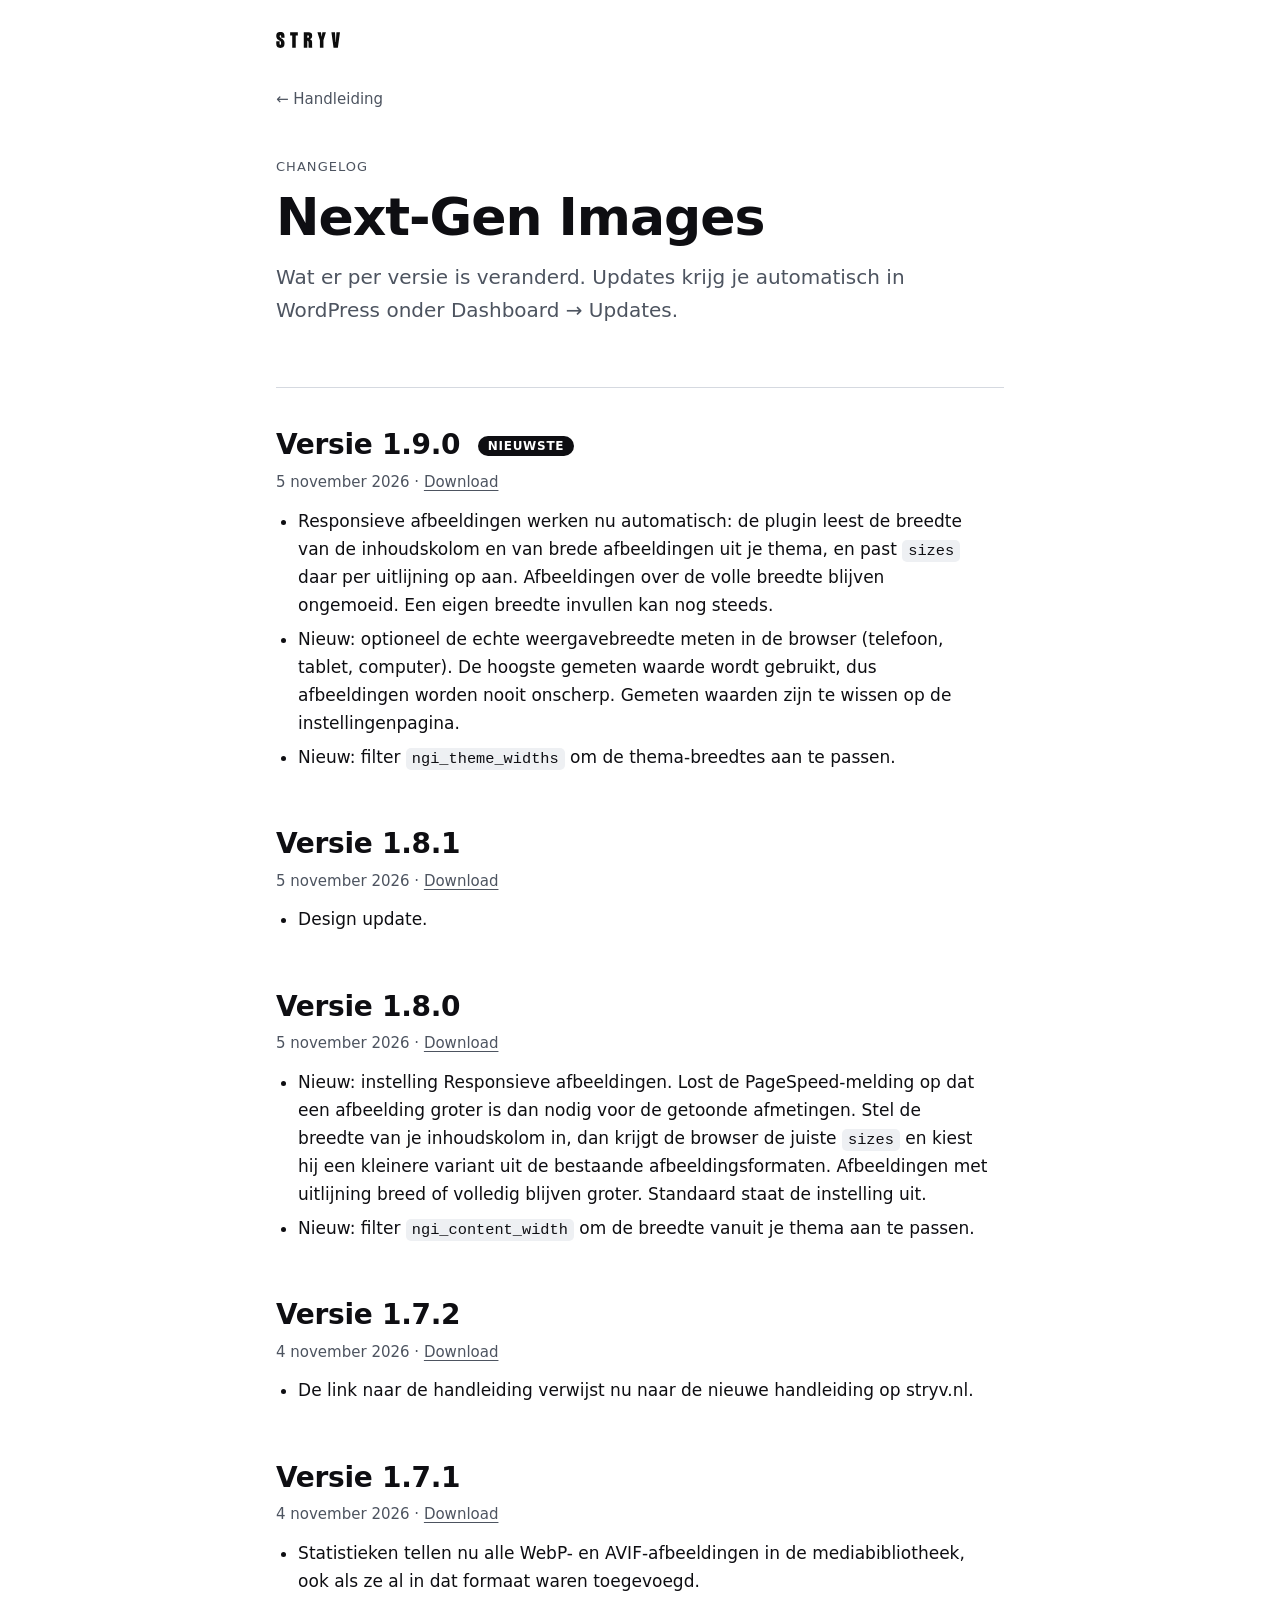
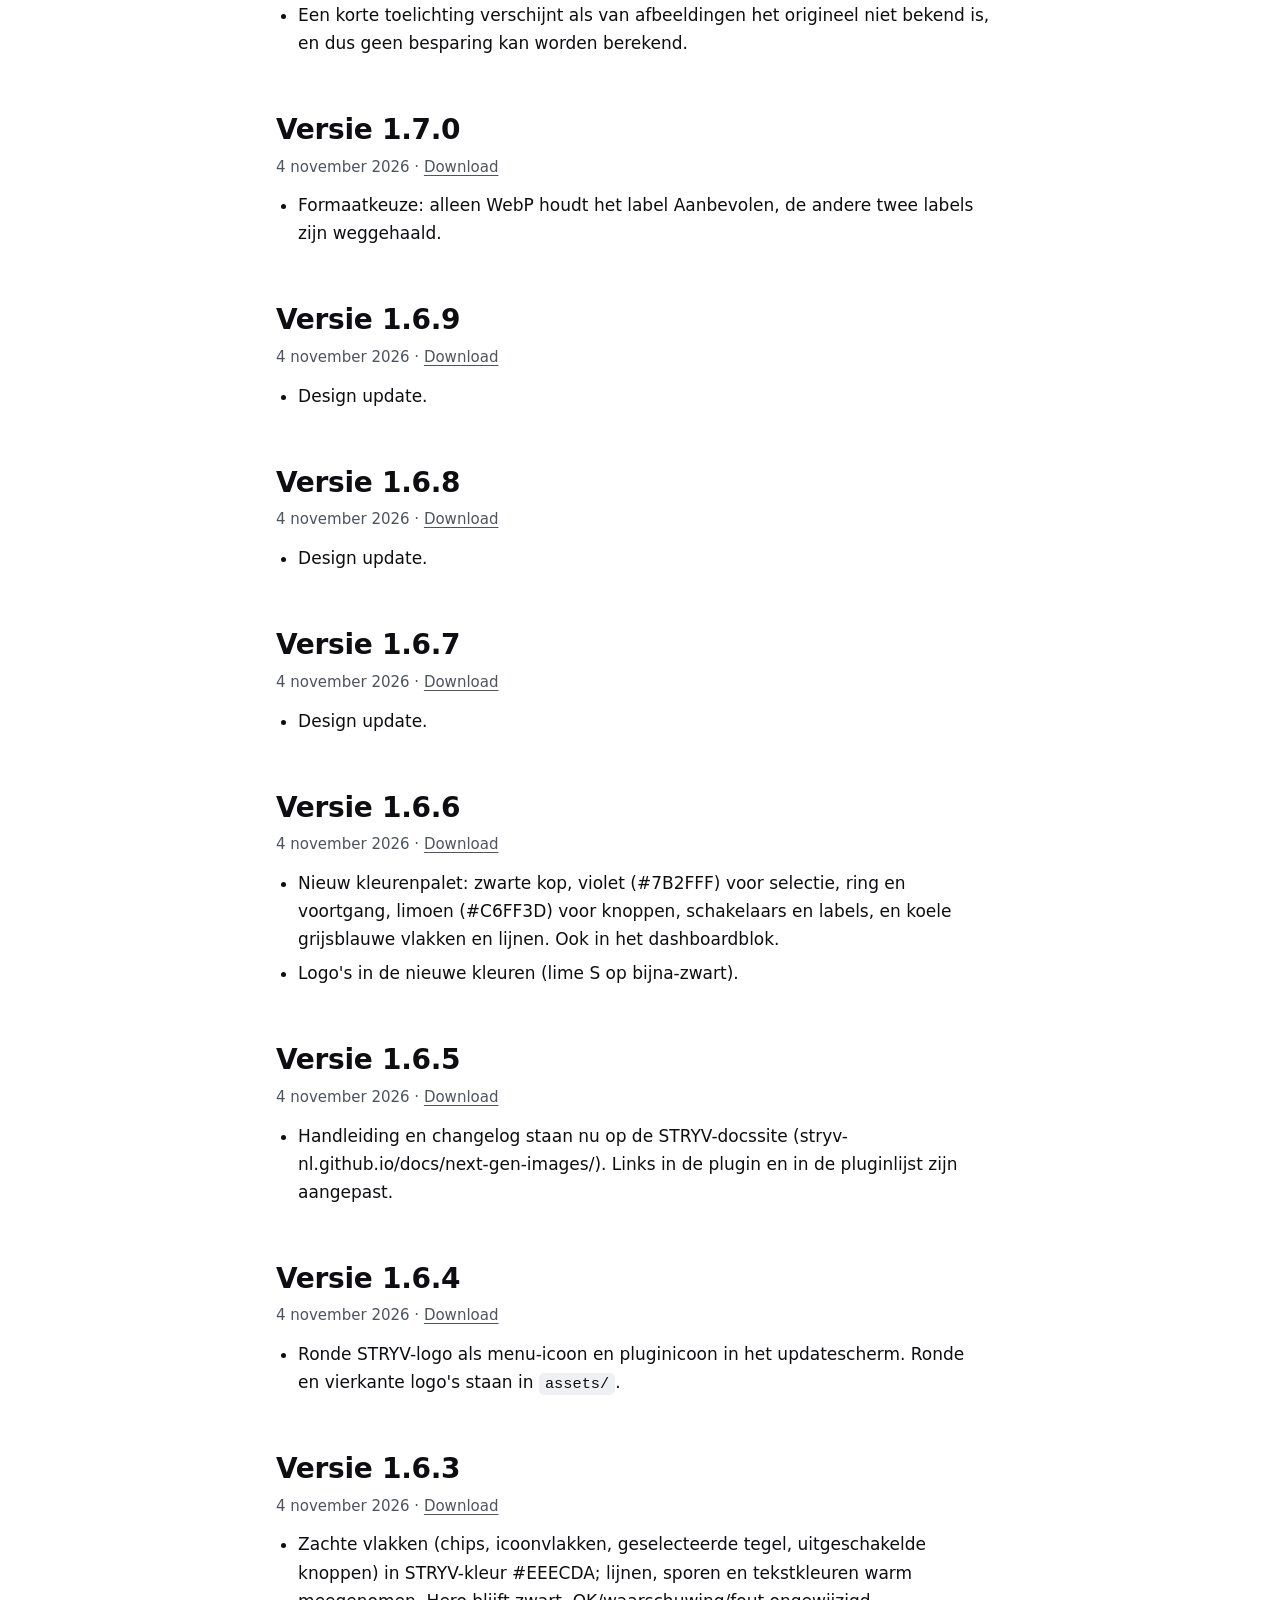
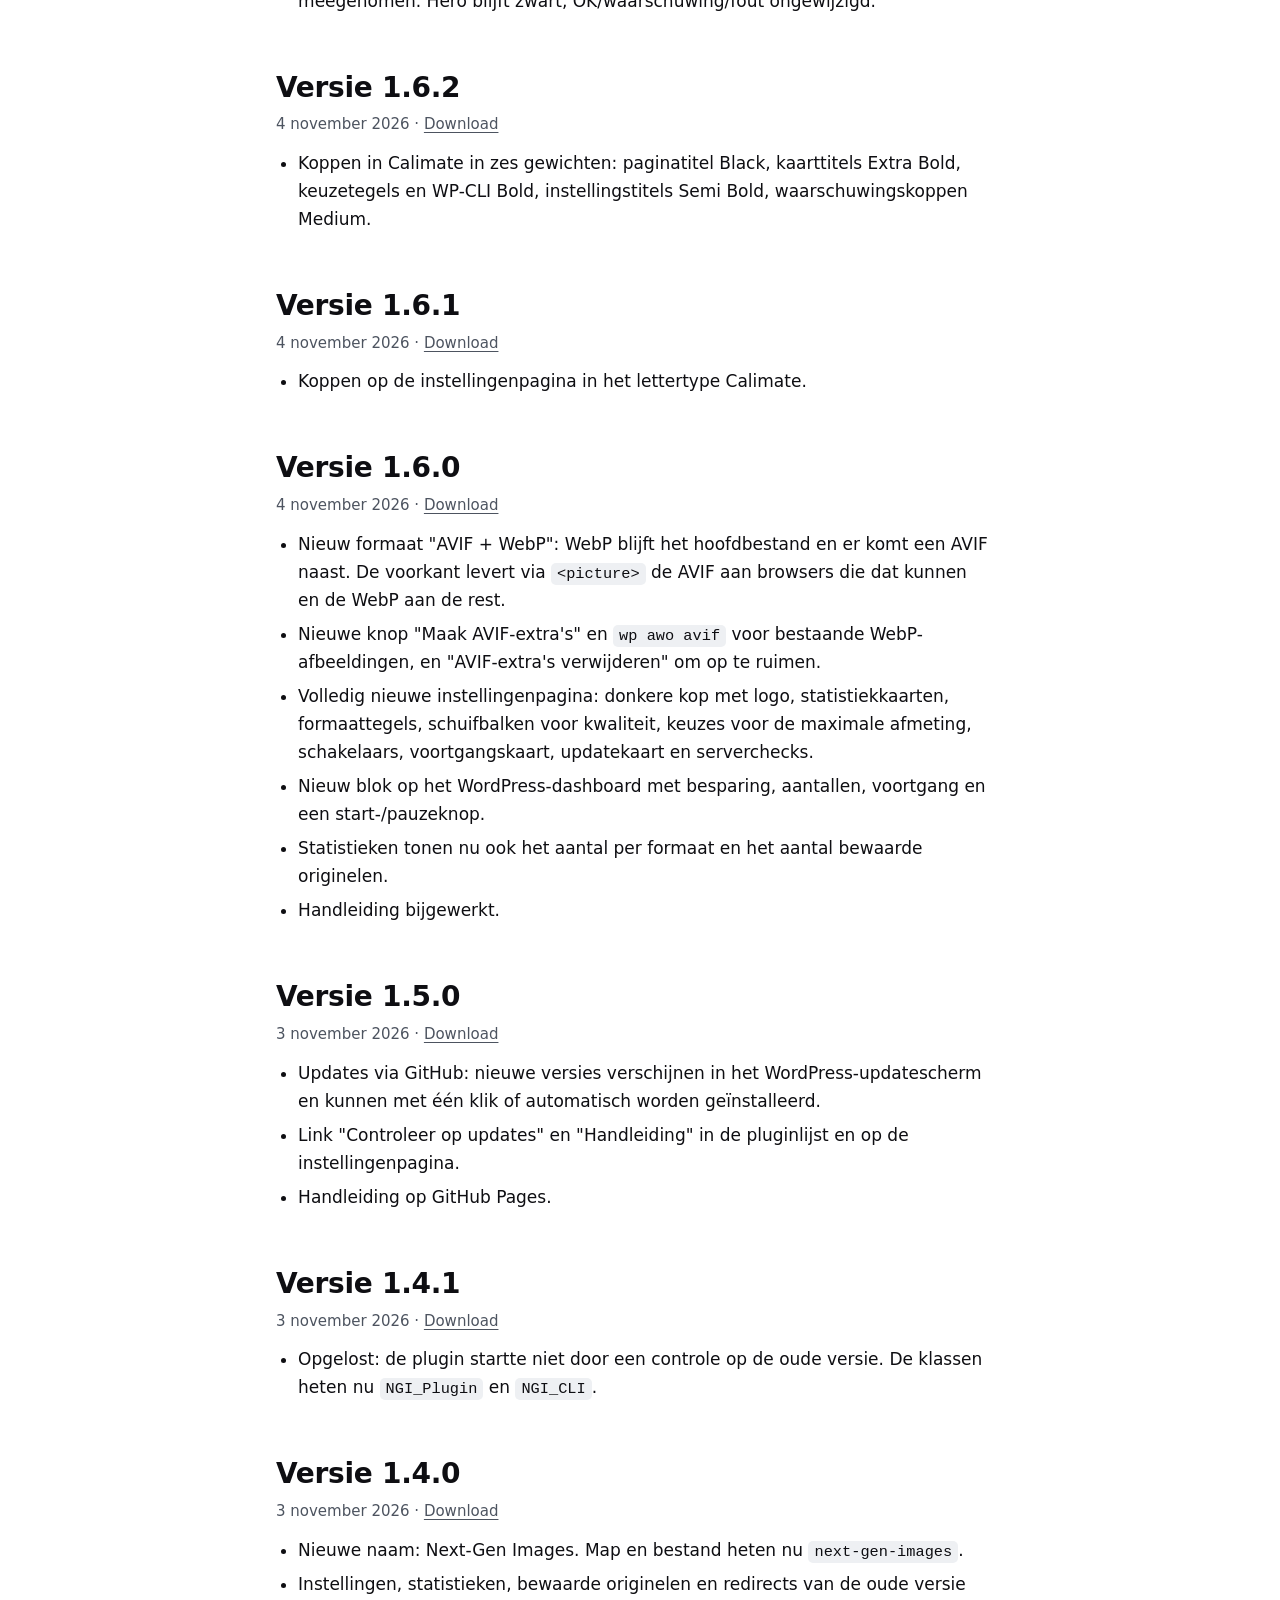
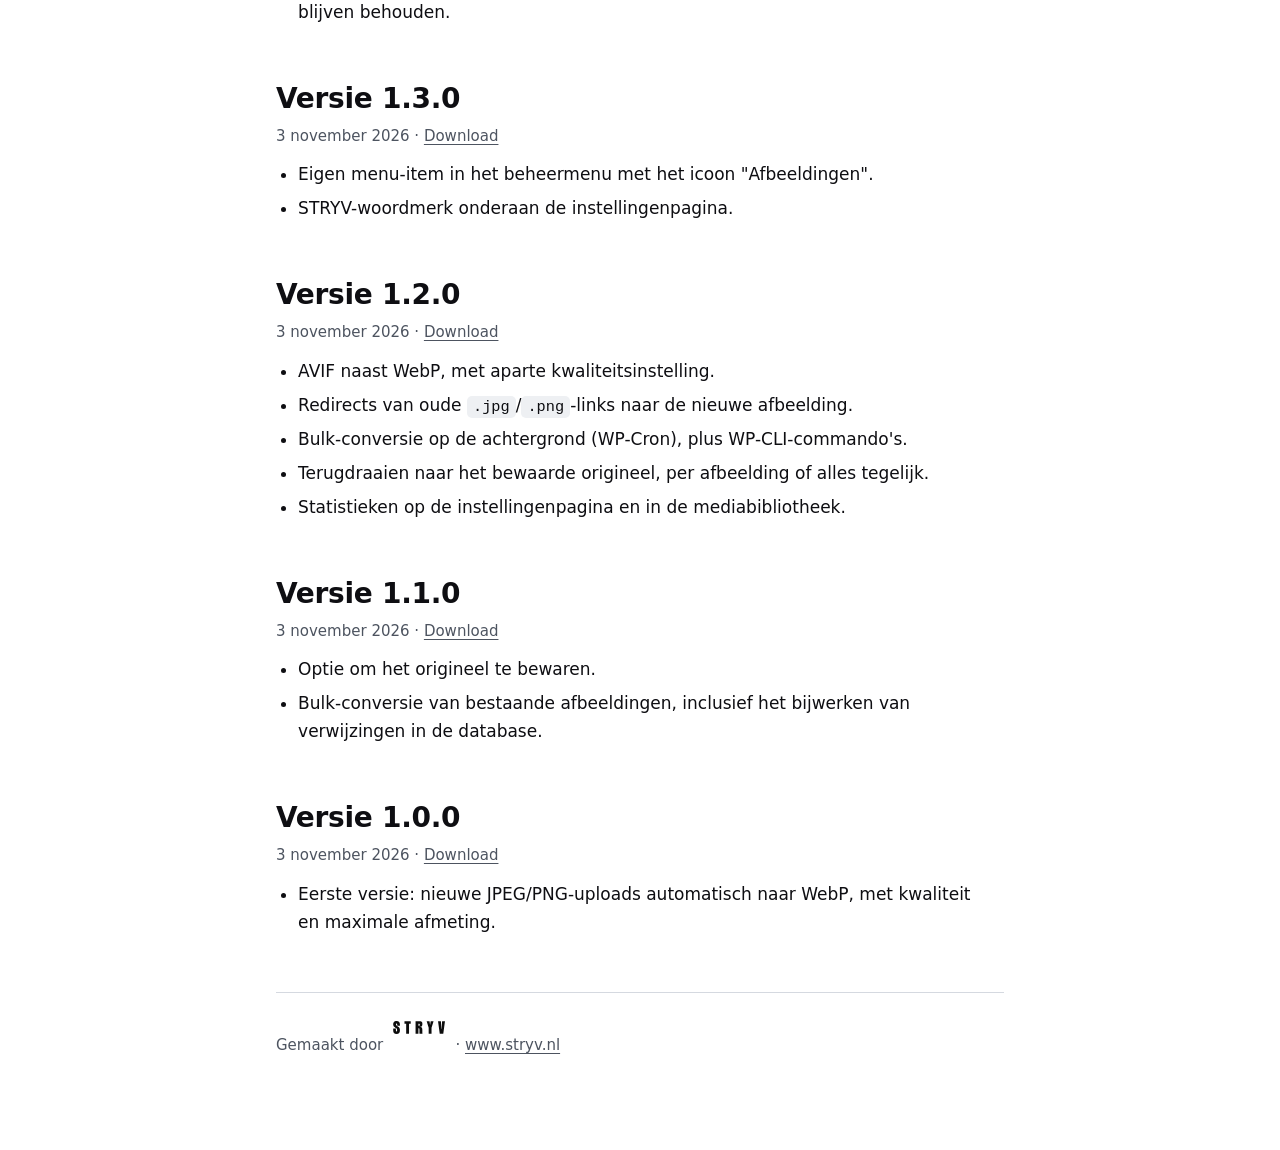
<file: next-gen-images/changelog/index.html>
<!doctype html>
<html lang="nl">
<head>
<meta charset="utf-8">
<meta name="viewport" content="width=device-width, initial-scale=1">
<title>Next-Gen Images: changelog</title>
<meta name="description" content="Alle versies van Next-Gen Images, de WordPress-plugin van STRYV, met wat er per versie is veranderd.">
<style>
:root {
  --bg: #ffffff;
  --surface: #f4f5f8;
  --text: #0e0e12;
  --muted: #4d5460;
  --line: #d5d9e0;
  --accent: #0e0e12;
  --accent-text: #ffffff;
  --note-bg: #f4f5f8;
  --warn-bg: #fff6e0;
  --warn-line: #e8c46a;
  --code-bg: #eef0f3;
}
@media (prefers-color-scheme: dark) {
  :root:not([data-theme="light"]) {
    --bg: #111111;
    --surface: #1b1b1a;
    --text: #f2f2f0;
    --muted: #a3a39e;
    --line: #2e2e2c;
    --accent: #f2f2f0;
    --accent-text: #111111;
    --note-bg: #1b1b1a;
    --warn-bg: #2a2310;
    --warn-line: #7a6320;
    --code-bg: #1f1f1d;
  }
  :root:not([data-theme="light"]) .logo { filter: invert(1); }
}
* { box-sizing: border-box; }
html { scroll-behavior: smooth; scroll-padding-top: 24px; }
body {
  margin: 0;
  background: var(--bg);
  color: var(--text);
  font: 17px/1.65 system-ui, -apple-system, "Segoe UI", Roboto, "Helvetica Neue", Arial, sans-serif;
  -webkit-font-smoothing: antialiased;
}
a { color: inherit; text-decoration-thickness: 1px; text-underline-offset: 3px; }
a:hover { text-decoration-thickness: 2px; }

.layout { max-width: 1120px; margin: 0 auto; padding: 0 16px; display: grid; grid-template-columns: 240px minmax(0, 1fr); gap: 56px; }
@media (max-width: 860px) { .layout { grid-template-columns: 1fr; gap: 0; } }

nav.toc { position: sticky; top: 0; align-self: start; padding: 32px 0; max-height: 100vh; overflow-y: auto; }
nav.toc .logo { height: 16px; width: auto; display: block; margin-bottom: 28px; }
nav.toc ol { list-style: none; margin: 0; padding: 0; font-size: 15px; }
nav.toc li { margin: 0; }
nav.toc a { display: block; padding: 5px 0; color: var(--muted); text-decoration: none; }
nav.toc a:hover { color: var(--text); }
@media (max-width: 860px) {
  nav.toc { position: static; padding: 24px 0 8px; max-height: none; }
  nav.toc ol { columns: 2; column-gap: 24px; }
}

main { padding: 32px 0 80px; min-width: 0; }
header.hero { padding: 24px 0 36px; border-bottom: 1px solid var(--line); margin-bottom: 40px; }
.eyebrow { font-size: 13px; letter-spacing: .08em; text-transform: uppercase; color: var(--muted); margin: 0 0 12px; }
h1 { font-size: clamp(34px, 6vw, 52px); line-height: 1.08; letter-spacing: -0.02em; margin: 0 0 16px; }
.lead { font-size: 20px; color: var(--muted); margin: 0 0 24px; max-width: 38em; }
.buttons { display: flex; gap: 12px; flex-wrap: wrap; }
.btn { display: inline-block; padding: 11px 20px; border-radius: 8px; border: 1px solid var(--accent); text-decoration: none; font-weight: 600; font-size: 16px; }
.btn.primary { background: #c6ff3d; color: #0e0e12; }
.btn.primary:hover { opacity: .88; }
.btn.ghost:hover { background: var(--surface); }

section { margin: 0 0 56px; }
h2 { font-size: 28px; line-height: 1.2; letter-spacing: -0.01em; margin: 0 0 16px; }
h3 { font-size: 19px; margin: 28px 0 8px; }
p { margin: 0 0 16px; max-width: 42em; }
ul, ol.steps { margin: 0 0 16px; padding-left: 1.3em; max-width: 42em; }
li { margin: 0 0 6px; }
code { font: 0.9em ui-monospace, SFMono-Regular, Menlo, Consolas, monospace; background: var(--code-bg); padding: 2px 6px; border-radius: 5px; }
pre { background: var(--code-bg); padding: 16px 18px; border-radius: 10px; overflow-x: auto; margin: 0 0 16px; font-size: 15px; line-height: 1.5; }
pre code { background: none; padding: 0; }

.callout { background: var(--note-bg); border: 1px solid var(--line); border-radius: 10px; padding: 14px 18px; margin: 0 0 20px; max-width: 42em; }
.callout.warn { background: var(--warn-bg); border-color: var(--warn-line); }
.callout p:last-child { margin-bottom: 0; }
.callout strong:first-child { display: block; margin-bottom: 2px; }

.table-wrap { overflow-x: auto; margin: 0 0 20px; }
table { border-collapse: collapse; width: 100%; min-width: 520px; font-size: 16px; }
th, td { text-align: left; padding: 10px 14px 10px 0; border-bottom: 1px solid var(--line); vertical-align: top; }
th { font-size: 13px; letter-spacing: .06em; text-transform: uppercase; color: var(--muted); font-weight: 600; }


details { border-bottom: 1px solid var(--line); padding: 14px 0; max-width: 42em; }
details summary { cursor: pointer; font-weight: 600; list-style: none; }
details summary::-webkit-details-marker { display: none; }
details summary::after { content: "+"; float: right; color: var(--muted); font-weight: 400; }
details[open] summary::after { content: "−"; }
details p { margin: 10px 0 0; }

footer.site { border-top: 1px solid var(--line); padding: 28px 0 0; color: var(--muted); font-size: 15px; display: flex; gap: 10px; align-items: center; flex-wrap: wrap; }
footer.site .logo { height: 13px; width: auto; }

.wrap { max-width: 760px; margin: 0 auto; padding: 32px 16px 80px; }
.wrap .logo { height: 16px; width: auto; display: block; margin-bottom: 36px; }
.date { color: var(--muted); font-size: 15px; margin: -8px 0 12px; }
.tag { font-size: 12px; letter-spacing: .06em; text-transform: uppercase; background: var(--accent); color: var(--accent-text); border-radius: 999px; padding: 3px 10px; vertical-align: middle; margin-left: 8px; font-weight: 600; }
.back { display: inline-block; margin: 0 0 20px; color: var(--muted); text-decoration: none; font-size: 15px; }
</style>
</head>
<body>
<div class="wrap">
  <a href="https://www.stryv.nl" aria-label="STRYV"><img class="logo" src="../../assets/stryv-logo.svg" alt="STRYV"></a>
  <a class="back" href="../">&larr; Handleiding</a>
  <header class="hero">
    <p class="eyebrow">Changelog</p>
    <h1>Next-Gen Images</h1>
    <p class="lead">Wat er per versie is veranderd. Updates krijg je automatisch in WordPress onder Dashboard &rarr; Updates.</p>
  </header>
<section id="v1.9.0"><h2>Versie 1.9.0 <span class="tag">Nieuwste</span></h2><p class="date">5 november 2026 · <a href="https://github.com/stryv-nl/wp-next-gen-images/releases/tag/v1.9.0">Download</a></p><ul><li>Responsieve afbeeldingen werken nu automatisch: de plugin leest de breedte van de inhoudskolom en van brede afbeeldingen uit je thema, en past <code>sizes</code> daar per uitlijning op aan. Afbeeldingen over de volle breedte blijven ongemoeid. Een eigen breedte invullen kan nog steeds.</li><li>Nieuw: optioneel de echte weergavebreedte meten in de browser (telefoon, tablet, computer). De hoogste gemeten waarde wordt gebruikt, dus afbeeldingen worden nooit onscherp. Gemeten waarden zijn te wissen op de instellingenpagina.</li><li>Nieuw: filter <code>ngi_theme_widths</code> om de thema-breedtes aan te passen.</li></ul></section>
<section id="v1.8.1"><h2>Versie 1.8.1</h2><p class="date">5 november 2026 · <a href="https://github.com/stryv-nl/wp-next-gen-images/releases/tag/v1.8.1">Download</a></p><ul><li>Design update.</li></ul></section>
<section id="v1.8.0"><h2>Versie 1.8.0</h2><p class="date">5 november 2026 · <a href="https://github.com/stryv-nl/wp-next-gen-images/releases/tag/v1.8.0">Download</a></p><ul><li>Nieuw: instelling Responsieve afbeeldingen. Lost de PageSpeed-melding op dat een afbeelding groter is dan nodig voor de getoonde afmetingen. Stel de breedte van je inhoudskolom in, dan krijgt de browser de juiste <code>sizes</code> en kiest hij een kleinere variant uit de bestaande afbeeldingsformaten. Afbeeldingen met uitlijning breed of volledig blijven groter. Standaard staat de instelling uit.</li><li>Nieuw: filter <code>ngi_content_width</code> om de breedte vanuit je thema aan te passen.</li></ul></section>
<section id="v1.7.2"><h2>Versie 1.7.2</h2><p class="date">4 november 2026 · <a href="https://github.com/stryv-nl/wp-next-gen-images/releases/tag/v1.7.2">Download</a></p><ul><li>De link naar de handleiding verwijst nu naar de nieuwe handleiding op stryv.nl.</li></ul></section>
<section id="v1.7.1"><h2>Versie 1.7.1</h2><p class="date">4 november 2026 · <a href="https://github.com/stryv-nl/wp-next-gen-images/releases/tag/v1.7.1">Download</a></p><ul><li>Statistieken tellen nu alle WebP- en AVIF-afbeeldingen in de mediabibliotheek, ook als ze al in dat formaat waren toegevoegd.</li><li>Een korte toelichting verschijnt als van afbeeldingen het origineel niet bekend is, en dus geen besparing kan worden berekend.</li></ul></section>
<section id="v1.7.0"><h2>Versie 1.7.0</h2><p class="date">4 november 2026 · <a href="https://github.com/stryv-nl/wp-next-gen-images/releases/tag/v1.7.0">Download</a></p><ul><li>Formaatkeuze: alleen WebP houdt het label Aanbevolen, de andere twee labels zijn weggehaald.</li></ul></section>
<section id="v1.6.9"><h2>Versie 1.6.9</h2><p class="date">4 november 2026 · <a href="https://github.com/stryv-nl/wp-next-gen-images/releases/tag/v1.6.9">Download</a></p><ul><li>Design update.</li></ul></section>
<section id="v1.6.8"><h2>Versie 1.6.8</h2><p class="date">4 november 2026 · <a href="https://github.com/stryv-nl/wp-next-gen-images/releases/tag/v1.6.8">Download</a></p><ul><li>Design update.</li></ul></section>
<section id="v1.6.7"><h2>Versie 1.6.7</h2><p class="date">4 november 2026 · <a href="https://github.com/stryv-nl/wp-next-gen-images/releases/tag/v1.6.7">Download</a></p><ul><li>Design update.</li></ul></section>
<section id="v1.6.6"><h2>Versie 1.6.6</h2><p class="date">4 november 2026 · <a href="https://github.com/stryv-nl/wp-next-gen-images/releases/tag/v1.6.6">Download</a></p><ul><li>Nieuw kleurenpalet: zwarte kop, violet (#7B2FFF) voor selectie, ring en voortgang, limoen (#C6FF3D) voor knoppen, schakelaars en labels, en koele grijsblauwe vlakken en lijnen. Ook in het dashboardblok.</li><li>Logo's in de nieuwe kleuren (lime S op bijna-zwart).</li></ul></section>
<section id="v1.6.5"><h2>Versie 1.6.5</h2><p class="date">4 november 2026 · <a href="https://github.com/stryv-nl/wp-next-gen-images/releases/tag/v1.6.5">Download</a></p><ul><li>Handleiding en changelog staan nu op de STRYV-docssite (stryv-nl.github.io/docs/next-gen-images/). Links in de plugin en in de pluginlijst zijn aangepast.</li></ul></section>
<section id="v1.6.4"><h2>Versie 1.6.4</h2><p class="date">4 november 2026 · <a href="https://github.com/stryv-nl/wp-next-gen-images/releases/tag/v1.6.4">Download</a></p><ul><li>Ronde STRYV-logo als menu-icoon en pluginicoon in het updatescherm. Ronde en vierkante logo's staan in <code>assets/</code>.</li></ul></section>
<section id="v1.6.3"><h2>Versie 1.6.3</h2><p class="date">4 november 2026 · <a href="https://github.com/stryv-nl/wp-next-gen-images/releases/tag/v1.6.3">Download</a></p><ul><li>Zachte vlakken (chips, icoonvlakken, geselecteerde tegel, uitgeschakelde knoppen) in STRYV-kleur #EEECDA; lijnen, sporen en tekstkleuren warm meegenomen. Hero blijft zwart, OK/waarschuwing/fout ongewijzigd.</li></ul></section>
<section id="v1.6.2"><h2>Versie 1.6.2</h2><p class="date">4 november 2026 · <a href="https://github.com/stryv-nl/wp-next-gen-images/releases/tag/v1.6.2">Download</a></p><ul><li>Koppen in Calimate in zes gewichten: paginatitel Black, kaarttitels Extra Bold, keuzetegels en WP-CLI Bold, instellingstitels Semi Bold, waarschuwingskoppen Medium.</li></ul></section>
<section id="v1.6.1"><h2>Versie 1.6.1</h2><p class="date">4 november 2026 · <a href="https://github.com/stryv-nl/wp-next-gen-images/releases/tag/v1.6.1">Download</a></p><ul><li>Koppen op de instellingenpagina in het lettertype Calimate.</li></ul></section>
<section id="v1.6.0"><h2>Versie 1.6.0</h2><p class="date">4 november 2026 · <a href="https://github.com/stryv-nl/wp-next-gen-images/releases/tag/v1.6.0">Download</a></p><ul><li>Nieuw formaat "AVIF + WebP": WebP blijft het hoofdbestand en er komt een AVIF naast. De voorkant levert via <code>&lt;picture&gt;</code> de AVIF aan browsers die dat kunnen en de WebP aan de rest.</li><li>Nieuwe knop "Maak AVIF-extra's" en <code>wp awo avif</code> voor bestaande WebP-afbeeldingen, en "AVIF-extra's verwijderen" om op te ruimen.</li><li>Volledig nieuwe instellingenpagina: donkere kop met logo, statistiekkaarten, formaattegels, schuifbalken voor kwaliteit, keuzes voor de maximale afmeting, schakelaars, voortgangskaart, updatekaart en serverchecks.</li><li>Nieuw blok op het WordPress-dashboard met besparing, aantallen, voortgang en een start-/pauzeknop.</li><li>Statistieken tonen nu ook het aantal per formaat en het aantal bewaarde originelen.</li><li>Handleiding bijgewerkt.</li></ul></section>
<section id="v1.5.0"><h2>Versie 1.5.0</h2><p class="date">3 november 2026 · <a href="https://github.com/stryv-nl/wp-next-gen-images/releases/tag/v1.5.0">Download</a></p><ul><li>Updates via GitHub: nieuwe versies verschijnen in het WordPress-updatescherm en kunnen met één klik of automatisch worden geïnstalleerd.</li><li>Link "Controleer op updates" en "Handleiding" in de pluginlijst en op de instellingenpagina.</li><li>Handleiding op GitHub Pages.</li></ul></section>
<section id="v1.4.1"><h2>Versie 1.4.1</h2><p class="date">3 november 2026 · <a href="https://github.com/stryv-nl/wp-next-gen-images/releases/tag/v1.4.1">Download</a></p><ul><li>Opgelost: de plugin startte niet door een controle op de oude versie. De klassen heten nu <code>NGI_Plugin</code> en <code>NGI_CLI</code>.</li></ul></section>
<section id="v1.4.0"><h2>Versie 1.4.0</h2><p class="date">3 november 2026 · <a href="https://github.com/stryv-nl/wp-next-gen-images/releases/tag/v1.4.0">Download</a></p><ul><li>Nieuwe naam: Next-Gen Images. Map en bestand heten nu <code>next-gen-images</code>.</li><li>Instellingen, statistieken, bewaarde originelen en redirects van de oude versie blijven behouden.</li></ul></section>
<section id="v1.3.0"><h2>Versie 1.3.0</h2><p class="date">3 november 2026 · <a href="https://github.com/stryv-nl/wp-next-gen-images/releases/tag/v1.3.0">Download</a></p><ul><li>Eigen menu-item in het beheermenu met het icoon "Afbeeldingen".</li><li>STRYV-woordmerk onderaan de instellingenpagina.</li></ul></section>
<section id="v1.2.0"><h2>Versie 1.2.0</h2><p class="date">3 november 2026 · <a href="https://github.com/stryv-nl/wp-next-gen-images/releases/tag/v1.2.0">Download</a></p><ul><li>AVIF naast WebP, met aparte kwaliteitsinstelling.</li><li>Redirects van oude <code>.jpg</code>/<code>.png</code>-links naar de nieuwe afbeelding.</li><li>Bulk-conversie op de achtergrond (WP-Cron), plus WP-CLI-commando's.</li><li>Terugdraaien naar het bewaarde origineel, per afbeelding of alles tegelijk.</li><li>Statistieken op de instellingenpagina en in de mediabibliotheek.</li></ul></section>
<section id="v1.1.0"><h2>Versie 1.1.0</h2><p class="date">3 november 2026 · <a href="https://github.com/stryv-nl/wp-next-gen-images/releases/tag/v1.1.0">Download</a></p><ul><li>Optie om het origineel te bewaren.</li><li>Bulk-conversie van bestaande afbeeldingen, inclusief het bijwerken van verwijzingen in de database.</li></ul></section>
<section id="v1.0.0"><h2>Versie 1.0.0</h2><p class="date">3 november 2026 · <a href="https://github.com/stryv-nl/wp-next-gen-images/releases/tag/v1.0.0">Download</a></p><ul><li>Eerste versie: nieuwe JPEG/PNG-uploads automatisch naar WebP, met kwaliteit en maximale afmeting.</li></ul></section>

  <footer class="site">
    <span>Gemaakt door</span>
    <a href="https://www.stryv.nl" aria-label="STRYV"><img class="logo" src="../../assets/stryv-logo.svg" alt="STRYV"></a>
    <span>&middot; <a href="https://www.stryv.nl">www.stryv.nl</a></span>
  </footer>
</div>
</body>
</html>
</file>
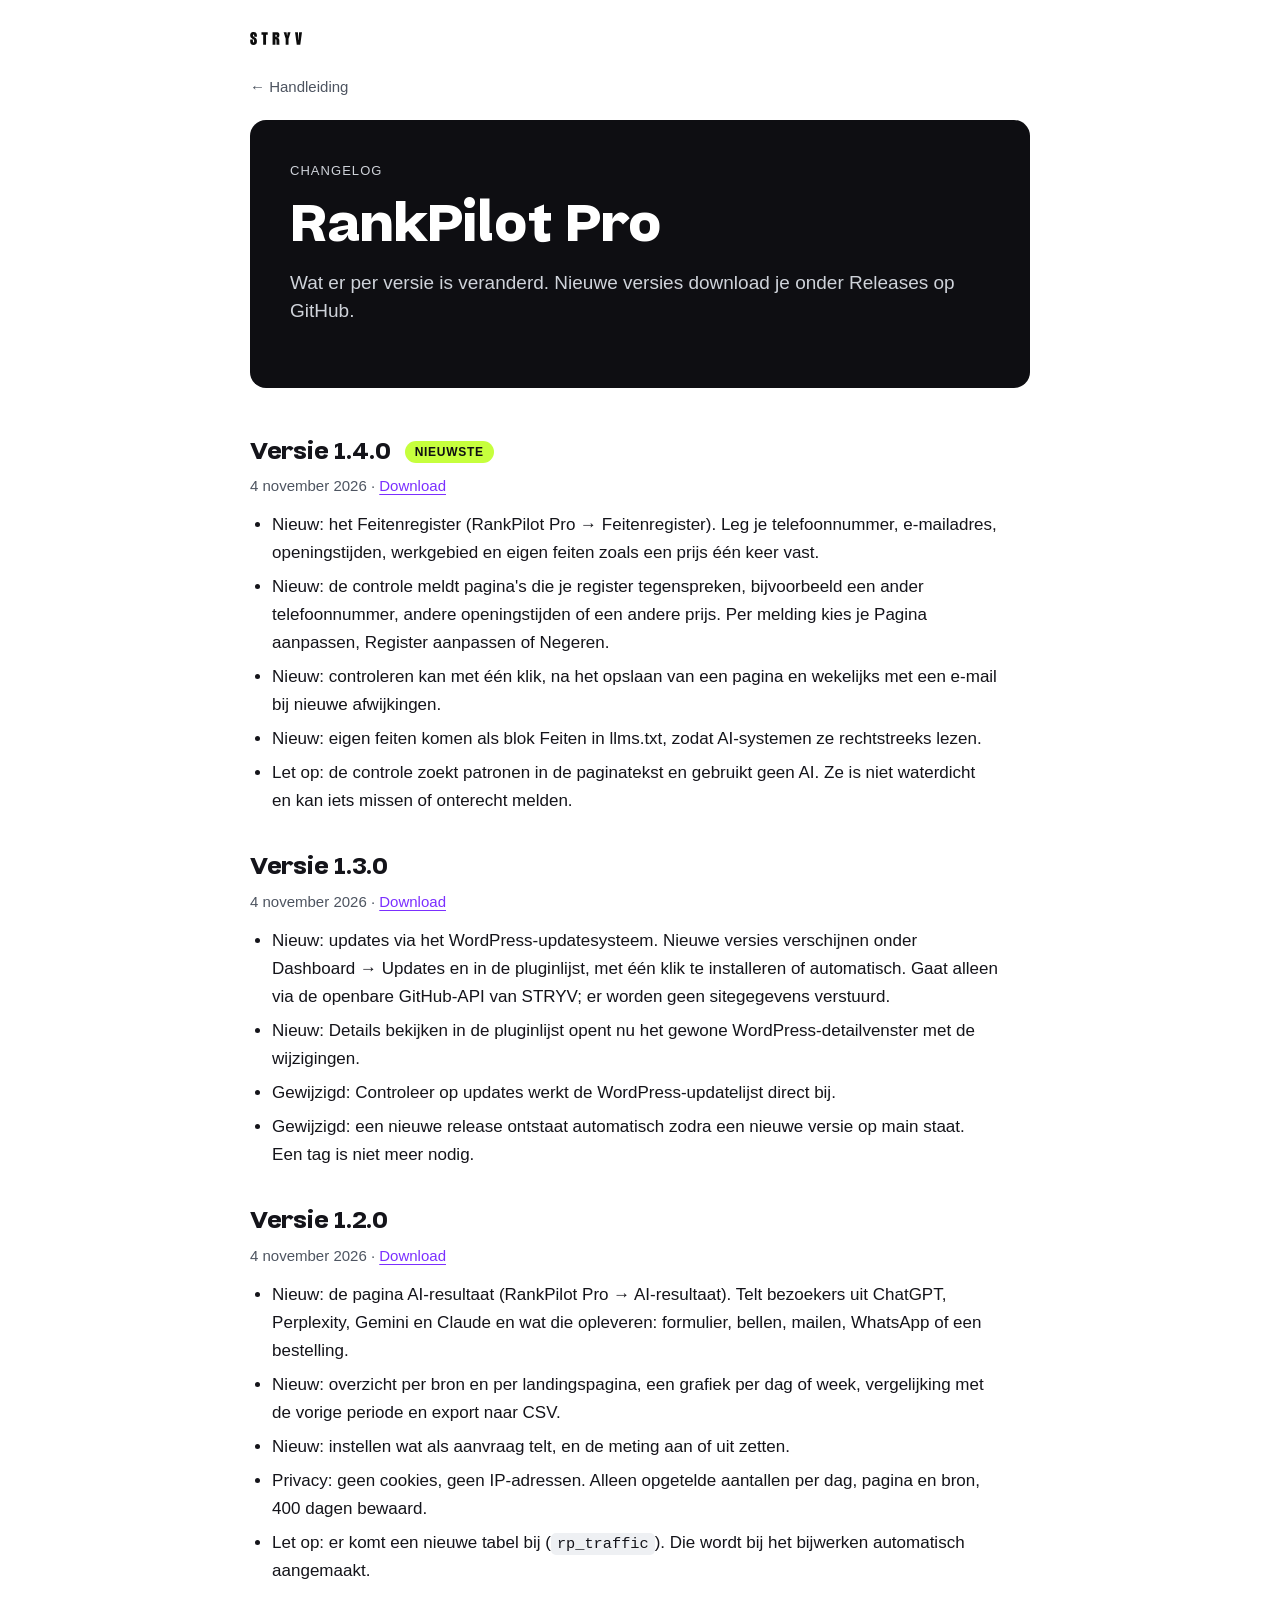
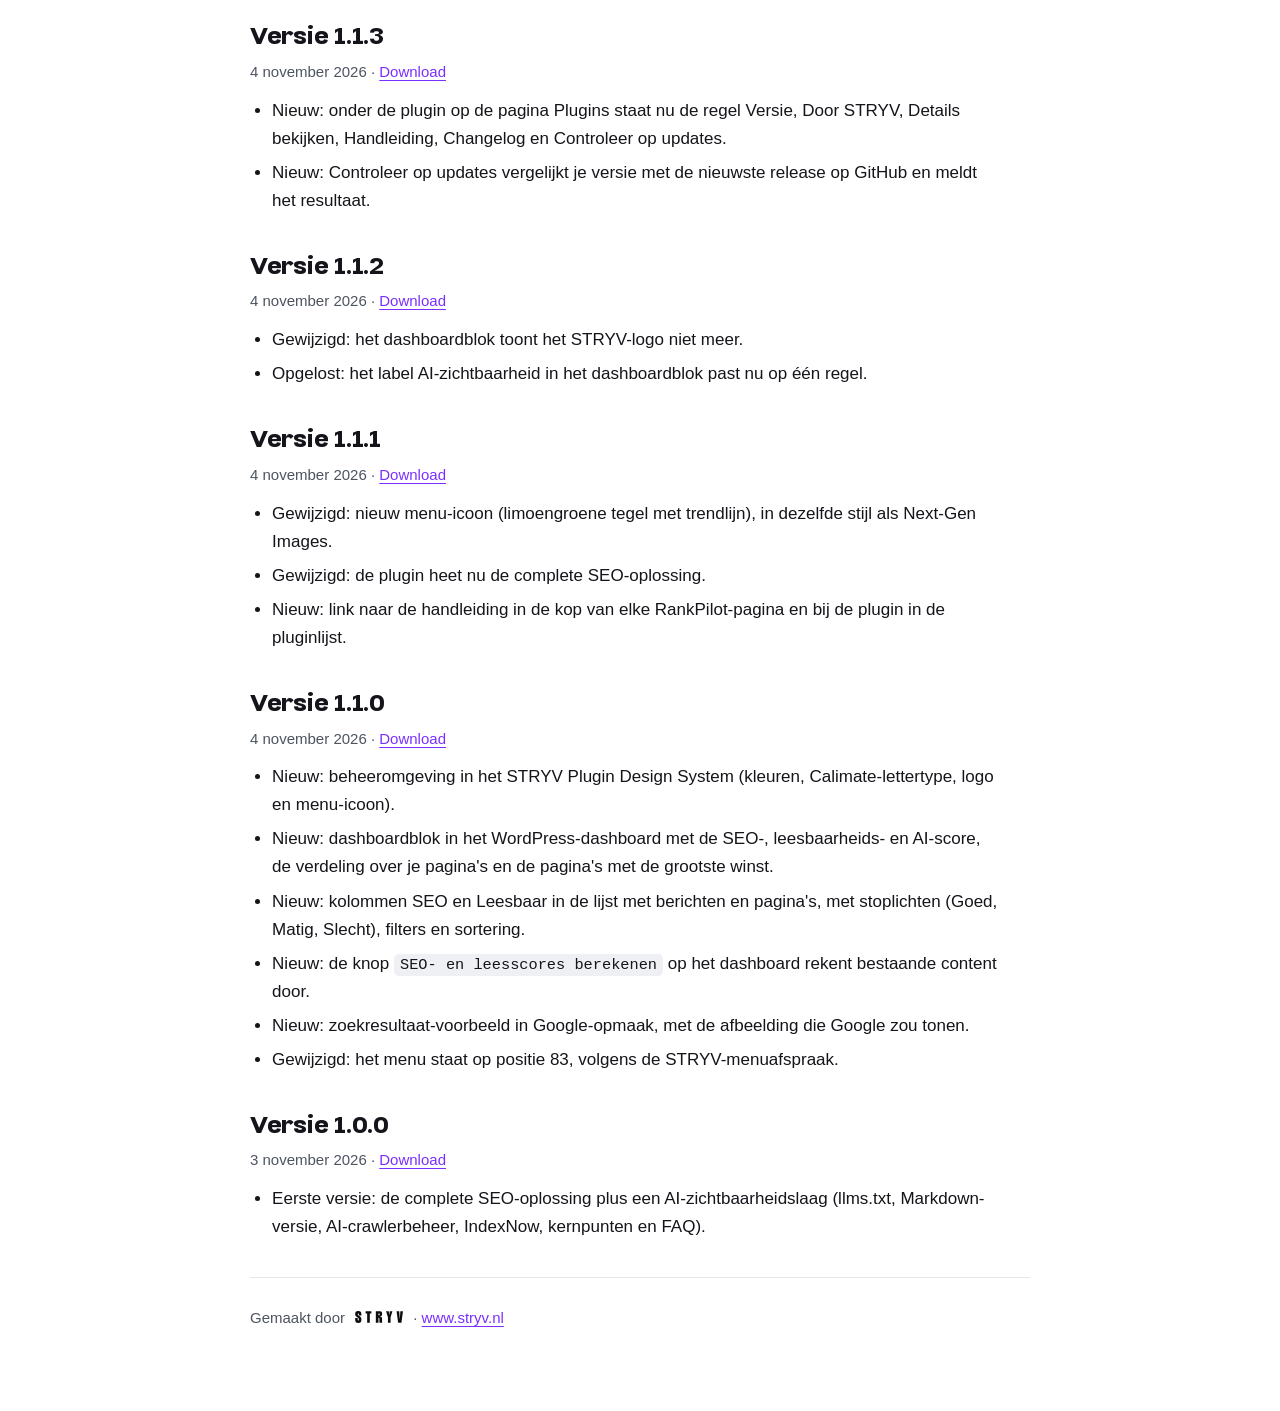
<file: rankpilot-pro/changelog/index.html>
<!doctype html>
<html lang="nl">
<head>
<meta charset="utf-8">
<meta name="viewport" content="width=device-width, initial-scale=1">
<title>RankPilot Pro: changelog</title>
<meta name="description" content="Alle versies van RankPilot Pro, de WordPress-plugin van STRYV, met wat er per versie is veranderd.">
<link rel="stylesheet" href="../../assets/stryv-ds.css">
<style>
.wrap section{margin:0 0 36px}
.wrap h2{font-size:26px}
</style>
</head>
<body>
<div class="wrap">
  <a href="https://www.stryv.nl" aria-label="STRYV"><img class="logo" src="../../assets/stryv-logo.svg" alt="STRYV"></a>
  <a class="back" href="../">&larr; Handleiding</a>
  <header class="hero">
    <p class="eyebrow">Changelog</p>
    <h1>RankPilot Pro</h1>
    <p class="lead">Wat er per versie is veranderd. Nieuwe versies download je onder Releases op GitHub.</p>
  </header>
<section id="v1.4.0"><h2>Versie 1.4.0 <span class="tag">Nieuwste</span></h2><p class="date">4 november 2026 · <a href="https://github.com/stryv-nl/wp-rankpilot-pro/releases/tag/v1.4.0">Download</a></p><ul><li>Nieuw: het Feitenregister (RankPilot Pro → Feitenregister). Leg je telefoonnummer, e-mailadres, openingstijden, werkgebied en eigen feiten zoals een prijs één keer vast.</li><li>Nieuw: de controle meldt pagina's die je register tegenspreken, bijvoorbeeld een ander telefoonnummer, andere openingstijden of een andere prijs. Per melding kies je Pagina aanpassen, Register aanpassen of Negeren.</li><li>Nieuw: controleren kan met één klik, na het opslaan van een pagina en wekelijks met een e-mail bij nieuwe afwijkingen.</li><li>Nieuw: eigen feiten komen als blok Feiten in llms.txt, zodat AI-systemen ze rechtstreeks lezen.</li><li>Let op: de controle zoekt patronen in de paginatekst en gebruikt geen AI. Ze is niet waterdicht en kan iets missen of onterecht melden.</li></ul></section>
<section id="v1.3.0"><h2>Versie 1.3.0</h2><p class="date">4 november 2026 · <a href="https://github.com/stryv-nl/wp-rankpilot-pro/releases/tag/v1.3.0">Download</a></p><ul><li>Nieuw: updates via het WordPress-updatesysteem. Nieuwe versies verschijnen onder Dashboard → Updates en in de pluginlijst, met één klik te installeren of automatisch. Gaat alleen via de openbare GitHub-API van STRYV; er worden geen sitegegevens verstuurd.</li><li>Nieuw: Details bekijken in de pluginlijst opent nu het gewone WordPress-detailvenster met de wijzigingen.</li><li>Gewijzigd: Controleer op updates werkt de WordPress-updatelijst direct bij.</li><li>Gewijzigd: een nieuwe release ontstaat automatisch zodra een nieuwe versie op main staat. Een tag is niet meer nodig.</li></ul></section>
<section id="v1.2.0"><h2>Versie 1.2.0</h2><p class="date">4 november 2026 · <a href="https://github.com/stryv-nl/wp-rankpilot-pro/releases/tag/v1.2.0">Download</a></p><ul><li>Nieuw: de pagina AI-resultaat (RankPilot Pro → AI-resultaat). Telt bezoekers uit ChatGPT, Perplexity, Gemini en Claude en wat die opleveren: formulier, bellen, mailen, WhatsApp of een bestelling.</li><li>Nieuw: overzicht per bron en per landingspagina, een grafiek per dag of week, vergelijking met de vorige periode en export naar CSV.</li><li>Nieuw: instellen wat als aanvraag telt, en de meting aan of uit zetten.</li><li>Privacy: geen cookies, geen IP-adressen. Alleen opgetelde aantallen per dag, pagina en bron, 400 dagen bewaard.</li><li>Let op: er komt een nieuwe tabel bij (<code>rp_traffic</code>). Die wordt bij het bijwerken automatisch aangemaakt.</li></ul></section>
<section id="v1.1.3"><h2>Versie 1.1.3</h2><p class="date">4 november 2026 · <a href="https://github.com/stryv-nl/wp-rankpilot-pro/releases/tag/v1.1.3">Download</a></p><ul><li>Nieuw: onder de plugin op de pagina Plugins staat nu de regel Versie, Door STRYV, Details bekijken, Handleiding, Changelog en Controleer op updates.</li><li>Nieuw: Controleer op updates vergelijkt je versie met de nieuwste release op GitHub en meldt het resultaat.</li></ul></section>
<section id="v1.1.2"><h2>Versie 1.1.2</h2><p class="date">4 november 2026 · <a href="https://github.com/stryv-nl/wp-rankpilot-pro/releases/tag/v1.1.2">Download</a></p><ul><li>Gewijzigd: het dashboardblok toont het STRYV-logo niet meer.</li><li>Opgelost: het label AI-zichtbaarheid in het dashboardblok past nu op één regel.</li></ul></section>
<section id="v1.1.1"><h2>Versie 1.1.1</h2><p class="date">4 november 2026 · <a href="https://github.com/stryv-nl/wp-rankpilot-pro/releases/tag/v1.1.1">Download</a></p><ul><li>Gewijzigd: nieuw menu-icoon (limoengroene tegel met trendlijn), in dezelfde stijl als Next-Gen Images.</li><li>Gewijzigd: de plugin heet nu de complete SEO-oplossing.</li><li>Nieuw: link naar de handleiding in de kop van elke RankPilot-pagina en bij de plugin in de pluginlijst.</li></ul></section>
<section id="v1.1.0"><h2>Versie 1.1.0</h2><p class="date">4 november 2026 · <a href="https://github.com/stryv-nl/wp-rankpilot-pro/releases/tag/v1.1.0">Download</a></p><ul><li>Nieuw: beheeromgeving in het STRYV Plugin Design System (kleuren, Calimate-lettertype, logo en menu-icoon).</li><li>Nieuw: dashboardblok in het WordPress-dashboard met de SEO-, leesbaarheids- en AI-score, de verdeling over je pagina's en de pagina's met de grootste winst.</li><li>Nieuw: kolommen SEO en Leesbaar in de lijst met berichten en pagina's, met stoplichten (Goed, Matig, Slecht), filters en sortering.</li><li>Nieuw: de knop <code>SEO- en leesscores berekenen</code> op het dashboard rekent bestaande content door.</li><li>Nieuw: zoekresultaat-voorbeeld in Google-opmaak, met de afbeelding die Google zou tonen.</li><li>Gewijzigd: het menu staat op positie 83, volgens de STRYV-menuafspraak.</li></ul></section>
<section id="v1.0.0"><h2>Versie 1.0.0</h2><p class="date">3 november 2026 · <a href="https://github.com/stryv-nl/wp-rankpilot-pro/releases/tag/v1.0.0">Download</a></p><ul><li>Eerste versie: de complete SEO-oplossing plus een AI-zichtbaarheidslaag (llms.txt, Markdown-versie, AI-crawlerbeheer, IndexNow, kernpunten en FAQ).</li></ul></section>

  <footer class="site">
    <span>Gemaakt door</span>
    <a href="https://www.stryv.nl" aria-label="STRYV"><img class="logo" src="../../assets/stryv-logo.svg" alt="STRYV"></a>
    <span>&middot; <a href="https://www.stryv.nl">www.stryv.nl</a></span>
  </footer>
</div>
</body>
</html>
</file>
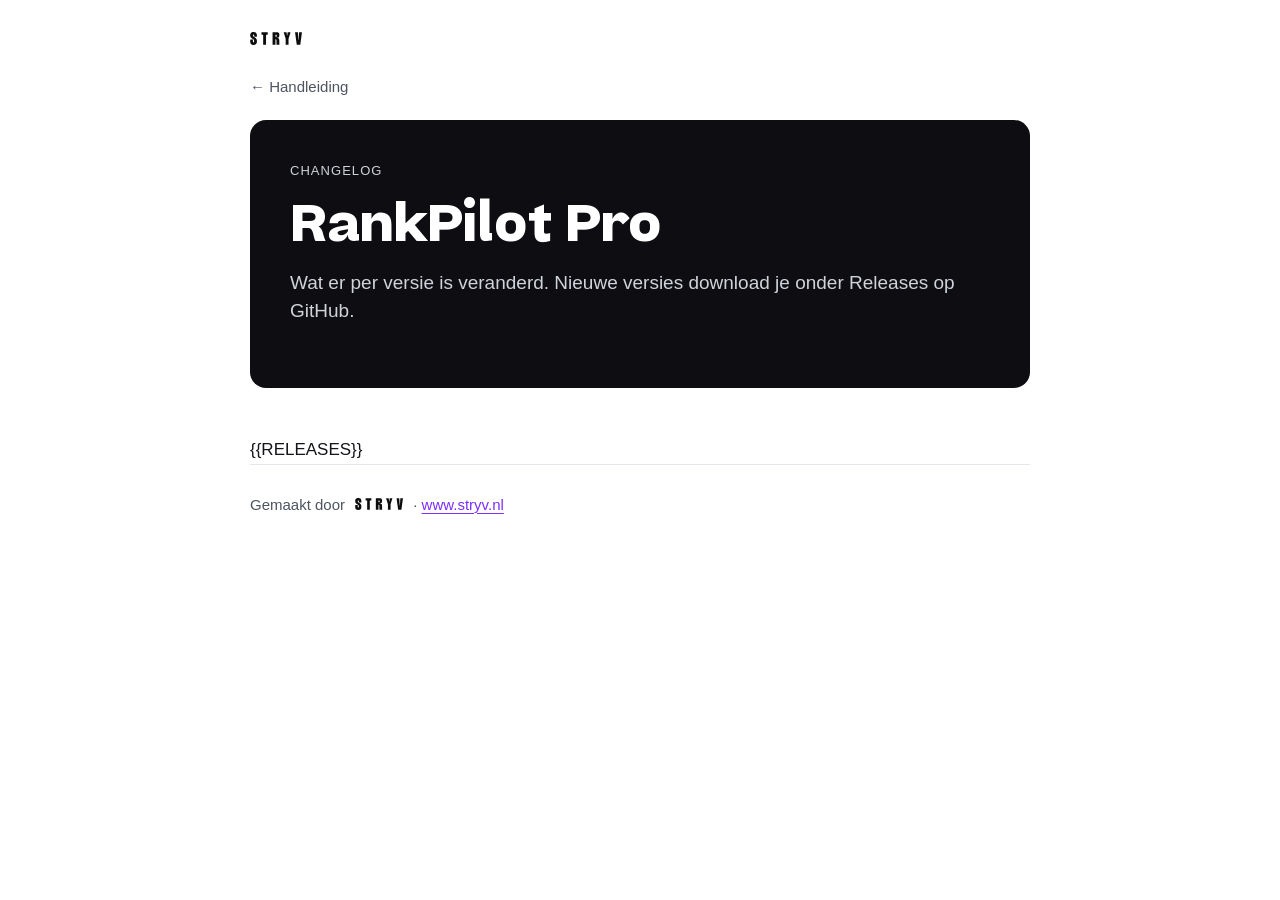
<file: scripts/changelog.rankpilot-pro.tpl.html>
<!doctype html>
<html lang="nl">
<head>
<meta charset="utf-8">
<meta name="viewport" content="width=device-width, initial-scale=1">
<title>RankPilot Pro: changelog</title>
<meta name="description" content="Alle versies van RankPilot Pro, de WordPress-plugin van STRYV, met wat er per versie is veranderd.">
<link rel="stylesheet" href="../../assets/stryv-ds.css">
<style>
.wrap section{margin:0 0 36px}
.wrap h2{font-size:26px}
</style>
</head>
<body>
<div class="wrap">
  <a href="https://www.stryv.nl" aria-label="STRYV"><img class="logo" src="../../assets/stryv-logo.svg" alt="STRYV"></a>
  <a class="back" href="../">&larr; Handleiding</a>
  <header class="hero">
    <p class="eyebrow">Changelog</p>
    <h1>RankPilot Pro</h1>
    <p class="lead">Wat er per versie is veranderd. Nieuwe versies download je onder Releases op GitHub.</p>
  </header>
{{RELEASES}}
  <footer class="site">
    <span>Gemaakt door</span>
    <a href="https://www.stryv.nl" aria-label="STRYV"><img class="logo" src="../../assets/stryv-logo.svg" alt="STRYV"></a>
    <span>&middot; <a href="https://www.stryv.nl">www.stryv.nl</a></span>
  </footer>
</div>
</body>
</html>
</file>
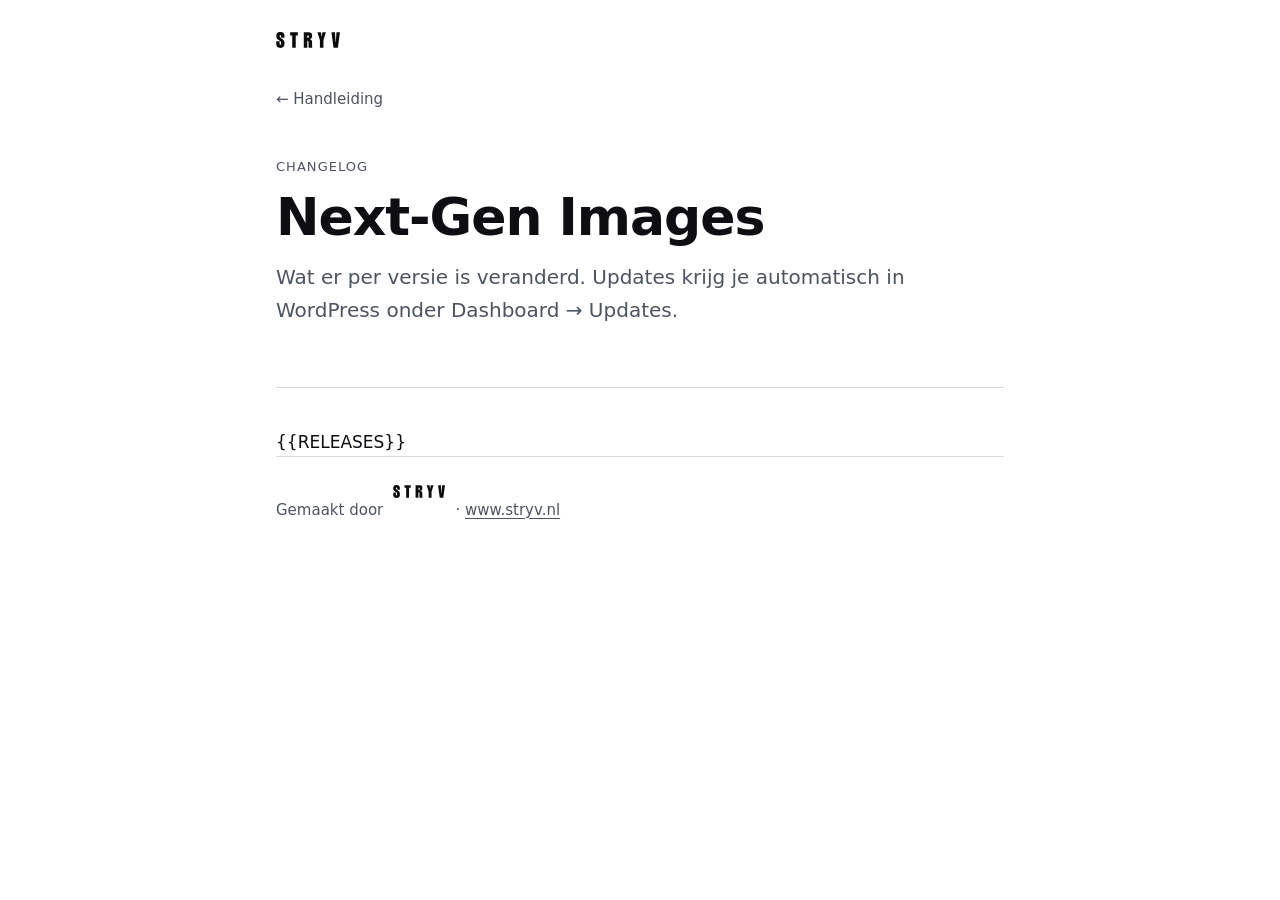
<file: scripts/changelog.tpl.html>
<!doctype html>
<html lang="nl">
<head>
<meta charset="utf-8">
<meta name="viewport" content="width=device-width, initial-scale=1">
<title>Next-Gen Images: changelog</title>
<meta name="description" content="Alle versies van Next-Gen Images, de WordPress-plugin van STRYV, met wat er per versie is veranderd.">
<style>
:root {
  --bg: #ffffff;
  --surface: #f4f5f8;
  --text: #0e0e12;
  --muted: #4d5460;
  --line: #d5d9e0;
  --accent: #0e0e12;
  --accent-text: #ffffff;
  --note-bg: #f4f5f8;
  --warn-bg: #fff6e0;
  --warn-line: #e8c46a;
  --code-bg: #eef0f3;
}
@media (prefers-color-scheme: dark) {
  :root:not([data-theme="light"]) {
    --bg: #111111;
    --surface: #1b1b1a;
    --text: #f2f2f0;
    --muted: #a3a39e;
    --line: #2e2e2c;
    --accent: #f2f2f0;
    --accent-text: #111111;
    --note-bg: #1b1b1a;
    --warn-bg: #2a2310;
    --warn-line: #7a6320;
    --code-bg: #1f1f1d;
  }
  :root:not([data-theme="light"]) .logo { filter: invert(1); }
}
* { box-sizing: border-box; }
html { scroll-behavior: smooth; scroll-padding-top: 24px; }
body {
  margin: 0;
  background: var(--bg);
  color: var(--text);
  font: 17px/1.65 system-ui, -apple-system, "Segoe UI", Roboto, "Helvetica Neue", Arial, sans-serif;
  -webkit-font-smoothing: antialiased;
}
a { color: inherit; text-decoration-thickness: 1px; text-underline-offset: 3px; }
a:hover { text-decoration-thickness: 2px; }

.layout { max-width: 1120px; margin: 0 auto; padding: 0 16px; display: grid; grid-template-columns: 240px minmax(0, 1fr); gap: 56px; }
@media (max-width: 860px) { .layout { grid-template-columns: 1fr; gap: 0; } }

nav.toc { position: sticky; top: 0; align-self: start; padding: 32px 0; max-height: 100vh; overflow-y: auto; }
nav.toc .logo { height: 16px; width: auto; display: block; margin-bottom: 28px; }
nav.toc ol { list-style: none; margin: 0; padding: 0; font-size: 15px; }
nav.toc li { margin: 0; }
nav.toc a { display: block; padding: 5px 0; color: var(--muted); text-decoration: none; }
nav.toc a:hover { color: var(--text); }
@media (max-width: 860px) {
  nav.toc { position: static; padding: 24px 0 8px; max-height: none; }
  nav.toc ol { columns: 2; column-gap: 24px; }
}

main { padding: 32px 0 80px; min-width: 0; }
header.hero { padding: 24px 0 36px; border-bottom: 1px solid var(--line); margin-bottom: 40px; }
.eyebrow { font-size: 13px; letter-spacing: .08em; text-transform: uppercase; color: var(--muted); margin: 0 0 12px; }
h1 { font-size: clamp(34px, 6vw, 52px); line-height: 1.08; letter-spacing: -0.02em; margin: 0 0 16px; }
.lead { font-size: 20px; color: var(--muted); margin: 0 0 24px; max-width: 38em; }
.buttons { display: flex; gap: 12px; flex-wrap: wrap; }
.btn { display: inline-block; padding: 11px 20px; border-radius: 8px; border: 1px solid var(--accent); text-decoration: none; font-weight: 600; font-size: 16px; }
.btn.primary { background: #c6ff3d; color: #0e0e12; }
.btn.primary:hover { opacity: .88; }
.btn.ghost:hover { background: var(--surface); }

section { margin: 0 0 56px; }
h2 { font-size: 28px; line-height: 1.2; letter-spacing: -0.01em; margin: 0 0 16px; }
h3 { font-size: 19px; margin: 28px 0 8px; }
p { margin: 0 0 16px; max-width: 42em; }
ul, ol.steps { margin: 0 0 16px; padding-left: 1.3em; max-width: 42em; }
li { margin: 0 0 6px; }
code { font: 0.9em ui-monospace, SFMono-Regular, Menlo, Consolas, monospace; background: var(--code-bg); padding: 2px 6px; border-radius: 5px; }
pre { background: var(--code-bg); padding: 16px 18px; border-radius: 10px; overflow-x: auto; margin: 0 0 16px; font-size: 15px; line-height: 1.5; }
pre code { background: none; padding: 0; }

.callout { background: var(--note-bg); border: 1px solid var(--line); border-radius: 10px; padding: 14px 18px; margin: 0 0 20px; max-width: 42em; }
.callout.warn { background: var(--warn-bg); border-color: var(--warn-line); }
.callout p:last-child { margin-bottom: 0; }
.callout strong:first-child { display: block; margin-bottom: 2px; }

.table-wrap { overflow-x: auto; margin: 0 0 20px; }
table { border-collapse: collapse; width: 100%; min-width: 520px; font-size: 16px; }
th, td { text-align: left; padding: 10px 14px 10px 0; border-bottom: 1px solid var(--line); vertical-align: top; }
th { font-size: 13px; letter-spacing: .06em; text-transform: uppercase; color: var(--muted); font-weight: 600; }


details { border-bottom: 1px solid var(--line); padding: 14px 0; max-width: 42em; }
details summary { cursor: pointer; font-weight: 600; list-style: none; }
details summary::-webkit-details-marker { display: none; }
details summary::after { content: "+"; float: right; color: var(--muted); font-weight: 400; }
details[open] summary::after { content: "−"; }
details p { margin: 10px 0 0; }

footer.site { border-top: 1px solid var(--line); padding: 28px 0 0; color: var(--muted); font-size: 15px; display: flex; gap: 10px; align-items: center; flex-wrap: wrap; }
footer.site .logo { height: 13px; width: auto; }

.wrap { max-width: 760px; margin: 0 auto; padding: 32px 16px 80px; }
.wrap .logo { height: 16px; width: auto; display: block; margin-bottom: 36px; }
.date { color: var(--muted); font-size: 15px; margin: -8px 0 12px; }
.tag { font-size: 12px; letter-spacing: .06em; text-transform: uppercase; background: var(--accent); color: var(--accent-text); border-radius: 999px; padding: 3px 10px; vertical-align: middle; margin-left: 8px; font-weight: 600; }
.back { display: inline-block; margin: 0 0 20px; color: var(--muted); text-decoration: none; font-size: 15px; }
</style>
</head>
<body>
<div class="wrap">
  <a href="https://www.stryv.nl" aria-label="STRYV"><img class="logo" src="../../assets/stryv-logo.svg" alt="STRYV"></a>
  <a class="back" href="../">&larr; Handleiding</a>
  <header class="hero">
    <p class="eyebrow">Changelog</p>
    <h1>Next-Gen Images</h1>
    <p class="lead">Wat er per versie is veranderd. Updates krijg je automatisch in WordPress onder Dashboard &rarr; Updates.</p>
  </header>
{{RELEASES}}
  <footer class="site">
    <span>Gemaakt door</span>
    <a href="https://www.stryv.nl" aria-label="STRYV"><img class="logo" src="../../assets/stryv-logo.svg" alt="STRYV"></a>
    <span>&middot; <a href="https://www.stryv.nl">www.stryv.nl</a></span>
  </footer>
</div>
</body>
</html>
</file>
<file: assets/stryv-ds.css>
/* Handleidingen in het STRYV Plugin Design System (tokens: ink #0e0e12, violet #7b2fff, limoen #c6ff3d). */
@font-face{font-family:"Calimate";src:url(fonts/Calimate-400.woff) format("woff");font-weight:400;font-display:swap}
@font-face{font-family:"Calimate";src:url(fonts/Calimate-500.woff) format("woff");font-weight:500;font-display:swap}
@font-face{font-family:"Calimate";src:url(fonts/Calimate-600.woff) format("woff");font-weight:600;font-display:swap}
@font-face{font-family:"Calimate";src:url(fonts/Calimate-700.woff) format("woff");font-weight:700;font-display:swap}
@font-face{font-family:"Calimate";src:url(fonts/Calimate-800.woff) format("woff");font-weight:800;font-display:swap}
@font-face{font-family:"Calimate";src:url(fonts/Calimate-900.woff) format("woff");font-weight:900;font-display:swap}
:root{
  --ink:#0e0e12;--acc:#7b2fff;--lime:#c6ff3d;--on-ink:#fff;--on-ink-muted:#cfd3da;
  --text:#14141a;--muted:#4d5460;--surface:#fff;--soft:#eef0f3;--tile:#f6f2ff;
  --line:#c0c7d1;--line-soft:#e3e6eb;--border-control:#aeb6c2;
  --ok:#146c43;--ok-bg:#e6f4ec;--warn-bg:#fff8e5;--warn-border:#e8c46a;--warn-fg:#5c4500;--warn-chip-bg:#fff3cf;--warn-chip-fg:#7a5a00;--error-bg:#fde3e3;--error-fg:#a12020;
  --font-sans:-apple-system,BlinkMacSystemFont,"Segoe UI",Roboto,Oxygen-Sans,Ubuntu,Cantarell,"Helvetica Neue",sans-serif;
  --font-display:Calimate,-apple-system,BlinkMacSystemFont,"Segoe UI",Roboto,sans-serif;
}
*{box-sizing:border-box}
html{scroll-behavior:smooth;scroll-padding-top:24px}
body{margin:0;background:var(--surface);color:var(--text);font:17px/1.65 var(--font-sans);-webkit-font-smoothing:antialiased}
a{color:var(--acc);text-underline-offset:3px;text-decoration-thickness:1px}
a:hover{text-decoration-thickness:2px}
a:focus-visible,.btn:focus-visible{outline:2px solid var(--acc);outline-offset:2px}

.layout{max-width:1180px;margin:0 auto;padding:0 20px;display:grid;grid-template-columns:240px minmax(0,1fr);gap:56px}
@media(max-width:900px){.layout{grid-template-columns:1fr;gap:0}}
nav.toc{position:sticky;top:0;align-self:start;padding:32px 0;max-height:100vh;overflow-y:auto}
nav.toc .logo{height:13px;width:auto;display:block;margin-bottom:28px}
nav.toc ol{list-style:none;margin:0;padding:0;font-size:15px}
nav.toc a{display:block;padding:5px 12px;margin-left:-12px;color:var(--muted);text-decoration:none;border-radius:8px}
nav.toc a:hover{color:var(--text);background:var(--soft)}
@media(max-width:900px){nav.toc{position:static;padding:24px 0 8px;max-height:none}nav.toc ol{columns:2;column-gap:24px}}

main{padding:32px 0 80px;min-width:0}
.hero{background:var(--ink);color:var(--on-ink);border-radius:16px;padding:40px 40px 36px;margin:0 0 48px}
.hero .eyebrow{font-size:13px;letter-spacing:.08em;text-transform:uppercase;color:var(--on-ink-muted);margin:0 0 14px}
.hero h1{font-family:var(--font-display);font-weight:900;font-size:clamp(36px,6vw,56px);line-height:1.06;letter-spacing:-.02em;margin:0 0 14px}
.hero .lead{font-size:19px;line-height:1.5;color:var(--on-ink-muted);margin:0 0 26px;max-width:36em}
.ver{display:inline-block;font:600 13px/1 var(--font-sans);background:#2a2a31;color:var(--on-ink);border-radius:999px;padding:6px 12px;vertical-align:middle;margin-left:10px;letter-spacing:0}
.buttons{display:flex;gap:12px;flex-wrap:wrap}
.btn{display:inline-block;padding:11px 20px;border-radius:8px;border:1.5px solid var(--ink);text-decoration:none;font-weight:600;font-size:16px;color:var(--ink);background:var(--surface)}
.hero .btn{border-color:var(--on-ink-muted);color:var(--on-ink);background:transparent}
.btn.primary,.hero .btn.primary{background:var(--lime);border-color:var(--lime);color:var(--ink)}
.btn:hover{opacity:.88}

section{margin:0 0 64px}
h2{font-family:var(--font-display);font-weight:800;font-size:30px;line-height:1.18;letter-spacing:-.01em;margin:0 0 16px}
h3{font-family:var(--font-display);font-weight:700;font-size:20px;margin:30px 0 8px}
p{margin:0 0 16px;max-width:44em}
ul,ol{margin:0 0 16px;padding-left:1.3em;max-width:44em}
li{margin:0 0 6px}
code{font:.9em ui-monospace,SFMono-Regular,Menlo,Consolas,monospace;background:var(--soft);padding:2px 6px;border-radius:5px}
pre{background:var(--ink);color:#e8eaee;padding:16px 18px;border-radius:12px;overflow-x:auto;margin:0 0 16px;font-size:14.5px;line-height:1.55;max-width:44em}
pre code{background:none;padding:0;color:inherit}
kbd{font:600 .85em var(--font-sans);border:1.5px solid var(--border-control);border-radius:6px;padding:1px 7px;background:var(--surface)}

ol.steps{list-style:none;padding:0;counter-reset:s}
ol.steps li{counter-increment:s;position:relative;padding-left:44px;margin-bottom:12px;min-height:30px}
ol.steps li::before{content:counter(s);position:absolute;left:0;top:0;width:30px;height:30px;border-radius:50%;background:var(--acc);color:#fff;font:700 14px/30px var(--font-display);text-align:center}

.callout{background:var(--soft);border-radius:12px;padding:16px 20px;margin:0 0 22px;max-width:44em;border-left:4px solid var(--acc)}
.callout.warn{background:var(--warn-bg);border-left-color:var(--warn-border);color:var(--warn-fg)}
.callout p:last-child{margin-bottom:0}
.callout strong:first-child{display:block;font-family:var(--font-display);font-weight:700;margin-bottom:2px}

figure.shot{margin:8px 0 28px;max-width:960px}
figure.shot img{display:block;width:100%;height:auto;border:1px solid var(--line);border-radius:12px;background:var(--soft)}
figure.shot.small{max-width:660px}
figure.shot.tiny{max-width:420px}
figcaption{font-size:14px;line-height:1.5;color:var(--muted);margin-top:8px}

.tl{display:inline-flex;align-items:center;gap:8px;font-weight:600;white-space:nowrap}
.tl i{width:14px;height:14px;border-radius:50%;display:block;box-shadow:inset 0 0 0 1px rgba(0,0,0,.12)}
.tl.g i{background:#22a559}.tl.o i{background:#f5a60b}.tl.r i{background:#d63638}.tl.n i{background:#fff;box-shadow:inset 0 0 0 2px #8b93a1}
.tls{display:flex;gap:22px;flex-wrap:wrap;margin:0 0 18px}

.table-wrap{overflow-x:auto;margin:0 0 22px}
table{border-collapse:collapse;width:100%;min-width:520px;font-size:16px}
th,td{text-align:left;padding:11px 16px 11px 0;border-bottom:1px solid var(--line-soft);vertical-align:top}
th{font:600 13px var(--font-sans);letter-spacing:.06em;text-transform:uppercase;color:var(--muted)}

.cards{display:grid;grid-template-columns:repeat(auto-fit,minmax(240px,1fr));gap:14px;margin:0 0 24px;max-width:960px}
.card{border:1px solid var(--line);border-radius:12px;padding:18px 20px}
.card strong{display:block;font-family:var(--font-display);font-weight:700;font-size:18px;margin-bottom:4px}
.card span{color:var(--muted);font-size:15px;line-height:1.5;display:block}

details{border-bottom:1px solid var(--line-soft);padding:15px 0;max-width:44em}
details summary{cursor:pointer;font-family:var(--font-display);font-weight:700;font-size:18px;list-style:none}
details summary::-webkit-details-marker{display:none}
details summary::after{content:"+";float:right;color:var(--muted);font-weight:400}
details[open] summary::after{content:"−"}
details p{margin:10px 0 0}

footer.site{border-top:1px solid var(--line-soft);padding:28px 0 0;color:var(--muted);font-size:15px;display:flex;gap:10px;align-items:center;flex-wrap:wrap}
footer.site .logo{height:12px;width:auto}
.back{display:inline-block;margin:0 0 20px;color:var(--muted);text-decoration:none;font-size:15px}
.wrap{max-width:820px;margin:0 auto;padding:32px 20px 80px}
.wrap>a>.logo,.wrap>.logo{height:13px;width:auto;display:block;margin-bottom:28px}
.date{color:var(--muted);font-size:15px;margin:-8px 0 12px}
.tag{font:700 12px var(--font-sans);letter-spacing:.06em;text-transform:uppercase;background:var(--lime);color:var(--ink);border-radius:999px;padding:4px 10px;vertical-align:middle;margin-left:8px}
</file>
